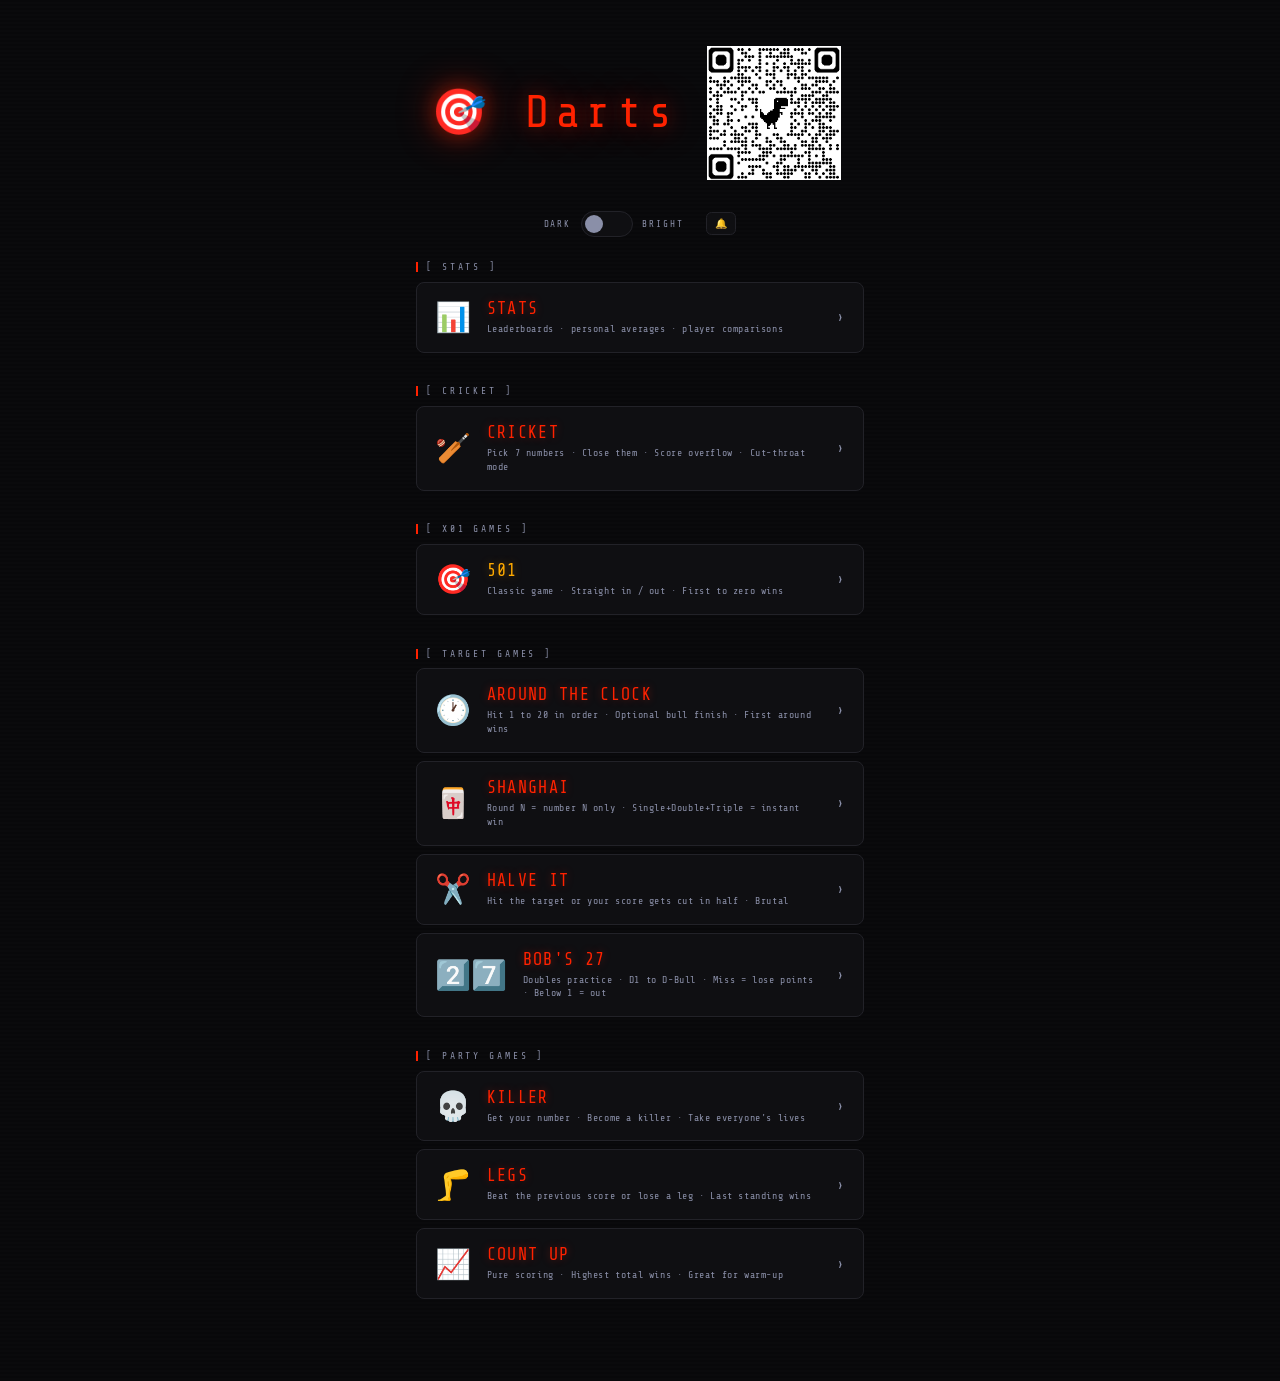
<file: index.html>
<!DOCTYPE html>
<html lang="en">
<head>
<meta charset="UTF-8">
<meta name="viewport" content="width=device-width, initial-scale=1.0, maximum-scale=1.0, user-scalable=no">

<!-- ── PWA: Page title & theme colour shown in browser chrome ── -->
<title>Darts</title>
<meta name="theme-color" content="#cc2200">

<!-- ── PWA: Makes the app work properly when saved to home screen ── -->
<!-- standalone = hides browser UI (address bar etc.) when launched from icon -->
<meta name="mobile-web-app-capable" content="yes">
<meta name="apple-mobile-web-app-capable" content="yes">
<meta name="apple-mobile-web-app-status-bar-style" content="black-translucent">
<meta name="apple-mobile-web-app-title" content="Darts">

<!-- ── PWA: Apple touch icon (shown on iOS home screen) ── -->
<link rel="apple-touch-icon" href="icon-192.png">

<!-- ── PWA: Manifest links the browser to all your PWA metadata ── -->
<link rel="manifest" href="manifest.json">

<link rel="stylesheet" href="common.css">
<style>
/* ── Hub-specific layout ── */
.hub-wrap {
  display: flex;
  flex-direction: column;
  min-height: 100vh;
  padding: 0 1rem 3rem;
  max-width: 480px;
  margin: 0 auto;
}

.hub-hero {
  text-align: center;
  padding: 2.4rem 0 0.4rem;
}
.hub-hero h1 {
  font-size: 2.8rem;
  font-weight: 400;
  color: var(--led-red);
  text-shadow: 0 0 20px var(--led-red-glow), 0 0 40px var(--led-red-glow);
  letter-spacing: 0.15em;
  line-height: 1;
}
.hub-hero .sub {
  color: var(--text-dim);
  font-size: 0.65rem;
  letter-spacing: 0.35em;
  margin-top: 0.4rem;
}

.hub-section { margin-bottom: 1.6rem; }
.hub-section-lbl {
  font-size: 0.6rem;
  letter-spacing: 0.3em;
  color: var(--text-dim);
  text-transform: uppercase;
  margin-bottom: 0.6rem;
  border-left: 2px solid var(--led-red);
  padding-left: 0.5rem;
}

/* ── Game cards ── */
.game-card {
  background: var(--panel);
  border: 1px solid var(--border);
  border-radius: 0.5rem;
  padding: 1rem 1.1rem;
  margin-bottom: 0.5rem;
  cursor: pointer;
  display: flex;
  align-items: center;
  gap: 1rem;
  text-decoration: none;
  color: inherit;
  transition: all 0.12s;
  position: relative;
  overflow: hidden;
}
.game-card::before {
  content: '';
  position: absolute;
  left: 0; top: 0; bottom: 0;
  width: 3px;
  background: var(--led-red);
  box-shadow: 0 0 8px var(--led-red-glow);
  opacity: 0;
  transition: opacity 0.12s;
}
.game-card:active { transform: scale(0.98); }
.game-card:active::before { opacity: 1; }
.game-card.amber::before { background: var(--led-amber); box-shadow: 0 0 8px rgba(255,170,0,0.4); }

.card-icon { font-size: 1.8rem; flex-shrink: 0; }
.card-body { flex: 1; min-width: 0; }
.card-title {
  font-size: 1.05rem;
  color: var(--led-red);
  text-shadow: 0 0 8px var(--led-red-glow);
  letter-spacing: 0.08em;
}
.game-card.amber .card-title { color: var(--led-amber); text-shadow: 0 0 8px rgba(255,170,0,0.35); }
.card-desc { font-size: 0.62rem; color: var(--text-dim); letter-spacing: 0.06em; margin-top: 0.25rem; line-height: 1.4; }
.card-arrow { color: var(--text-dim); font-size: 1rem; flex-shrink: 0; }

/* ── Footer ── */
.hub-footer {
  margin-top: auto;
  padding: 1.8rem 0 2rem;
}
.footer-line {
  border: none;
  border-top: 1px solid var(--border);
  margin-bottom: 1.2rem;
}
.footer-content {
  display: flex;
  align-items: center;
  justify-content: flex-end;
  gap: 0.5rem;
}
.footer-by {
  font-size: 0.58rem;
  color: var(--text-dim);
  letter-spacing: 0.2em;
  text-transform: uppercase;
}
.footer-name {
  font-size: 0.72rem;
  color: var(--text-dim);
  letter-spacing: 0.12em;
  text-decoration: none;
  transition: color 0.15s;
}
.footer-name:hover { color: var(--text-bright); }
/* Ko-fi button — uncomment when ready */
.footer-kofi {
  display: inline-flex;
  align-items: center;
  gap: 0.3rem;
  background: var(--panel);
  border: 1px solid var(--border);
  border-radius: 2rem;
  color: var(--text-dim);
  font-family: var(--seg);
  font-size: 0.65rem;
  padding: 0.3rem 0.7rem;
  text-decoration: none;
  letter-spacing: 0.08em;
  transition: all 0.15s;
}
.footer-kofi:hover { border-color: var(--led-amber); color: var(--led-amber); }
</style>

<script src="sfx.js"></script>
<script src="utils.js"></script>
<script src="players.js"></script>
</head>
<body>

<div class="hub-wrap">

  <div class="hub-hero">
    <div class="hub-header-container">
        <h1>🎯 Darts</h1>
        <img src="qr-code.png" alt="GitHub Repository QR Code" class="qr-code">
        </a>
    </div>
    <!-- <div class="sub">POSLI MI 5 EURO</div> -->
  </div>

  <!-- Theme toggle -->
  <div class="theme-bar">
    <span class="theme-lbl">DARK</span>
    <div class="theme-toggle" id="theme-toggle"></div>
    <span class="theme-lbl">BRIGHT</span>
    <button class="theme-btn sound-btn" id="sound-btn" style="margin-left:0.8rem">🔔</button>
  </div>

  <!-- Stats -->
  <div class="hub-section">
    <div class="hub-section-lbl">[ STATS ]</div>

    <a class="game-card" href="stats.html">
      <div class="card-icon">📊</div>
      <div class="card-body">
        <div class="card-title">STATS</div>
        <div class="card-desc">Leaderboards · personal averages · player comparisons</div>
      </div>
      <div class="card-arrow">›</div>
    </a>
  </div>

  <!-- Cricket -->
  <div class="hub-section">
    <div class="hub-section-lbl">[ CRICKET ]</div>

    <a class="game-card" href="games/cricket.html">
      <div class="card-icon">🏏</div>
      <div class="card-body">
        <div class="card-title">CRICKET</div>
        <div class="card-desc">Pick 7 numbers · Close them · Score overflow · Cut-throat mode</div>
      </div>
      <div class="card-arrow">›</div>
    </a>
  </div>

  <!-- X01 -->
  <div class="hub-section">
    <div class="hub-section-lbl">[ X01 GAMES ]</div>
    <a class="game-card amber" href="games/x01.html?start=501">
      <div class="card-icon">🎯</div>
      <div class="card-body">
        <div class="card-title">501</div>
        <div class="card-desc">Classic game · Straight in / out · First to zero wins</div>
      </div>
      <div class="card-arrow">›</div>
    </a>
  </div>

  <!-- Target games -->
  <div class="hub-section">
    <div class="hub-section-lbl">[ TARGET GAMES ]</div>

    <a class="game-card" href="games/clock.html">
      <div class="card-icon">🕐</div>
      <div class="card-body">
        <div class="card-title">AROUND THE CLOCK</div>
        <div class="card-desc">Hit 1 to 20 in order · Optional bull finish · First around wins</div>
      </div>
      <div class="card-arrow">›</div>
    </a>

    <a class="game-card" href="games/shanghai.html">
      <div class="card-icon">🀄</div>
      <div class="card-body">
        <div class="card-title">SHANGHAI</div>
        <div class="card-desc">Round N = number N only · Single+Double+Triple = instant win</div>
      </div>
      <div class="card-arrow">›</div>
    </a>

    <a class="game-card" href="games/halveit.html">
      <div class="card-icon">✂️</div>
      <div class="card-body">
        <div class="card-title">HALVE IT</div>
        <div class="card-desc">Hit the target or your score gets cut in half · Brutal</div>
      </div>
      <div class="card-arrow">›</div>
    </a>

    <a class="game-card" href="games/bobs27.html">
      <div class="card-icon">2️⃣7️⃣</div>
      <div class="card-body">
        <div class="card-title">BOB'S 27</div>
        <div class="card-desc">Doubles practice · D1 to D-Bull · Miss = lose points · Below 1 = out</div>
      </div>
      <div class="card-arrow">›</div>
    </a>
  </div>

  <!-- Party games -->
  <div class="hub-section">
    <div class="hub-section-lbl">[ PARTY GAMES ]</div>

    <a class="game-card" href="games/killer.html">
      <div class="card-icon">💀</div>
      <div class="card-body">
        <div class="card-title">KILLER</div>
        <div class="card-desc">Get your number · Become a killer · Take everyone's lives</div>
      </div>
      <div class="card-arrow">›</div>
    </a>

    <a class="game-card" href="games/legs.html">
      <div class="card-icon">🦵</div>
      <div class="card-body">
        <div class="card-title">LEGS</div>
        <div class="card-desc">Beat the previous score or lose a leg · Last standing wins</div>
      </div>
      <div class="card-arrow">›</div>
    </a>

    <a class="game-card" href="games/countup.html">
      <div class="card-icon">📈</div>
      <div class="card-body">
        <div class="card-title">COUNT UP</div>
        <div class="card-desc">Pure scoring · Highest total wins · Great for warm-up</div>
      </div>
      <div class="card-arrow">›</div>
    </a>
  </div>

<!-- <footer class="hub-footer">
  <div class="footer-line"></div>
  <div class="footer-content">

    <span class="footer-by">by <a class="footer-name" href="https://jucofuco.github.io" target="_blank" rel="noopener">jucofuco</a></span>

    
    <a class="footer-kofi" href="https://ko-fi.com/YOUR_KOFI_NAME" target="_blank" rel="noopener">
      ☕ posli mi 5 euro
    </a>
   

  </div>
</footer> -->

</div>

<!-- ── First-launch device-owner prompt ──────────────────────────────────────
     Hidden by default (no "show" class). JS below adds "show" only if
     showOwnerSetupIfNeeded() (in players.js) decides a prompt is needed:
     no device owner set yet, AND at least one player already exists. -->
<div class="owner-modal-overlay" id="owner-modal-overlay">
  <div class="owner-modal-panel" id="owner-modal-panel"></div>
</div>

<script>
  // ── Existing theme logic (unchanged) ──────────────────────────────────────
  initTheme();
  document.getElementById('theme-toggle').addEventListener('click', () => {
    toggleTheme();
    SFX.hit();
  });

  // ── First-launch device owner prompt ──────────────────────────────────────
  // showOwnerSetupIfNeeded (from players.js) checks on its own whether a
  // prompt is actually needed. If not, it calls our callback immediately
  // and renders nothing inside the panel — so it's safe to always call this.
  const ownerOverlay = document.getElementById('owner-modal-overlay');
  const ownerPanel   = document.getElementById('owner-modal-panel');
  ownerOverlay.classList.add('show');           // reveal the overlay
  showOwnerSetupIfNeeded(ownerPanel, () => {
    ownerOverlay.classList.remove('show');      // hide it once done/skipped
  });

  // ── PWA: Register the service worker ─────────────────────────────────────
  // "serviceWorker" in navigator checks if the browser supports it.
  // Almost all modern browsers do, but this guard prevents crashes on old ones.
  if ('serviceWorker' in navigator) {
    window.addEventListener('load', () => {
      navigator.serviceWorker
        .register('/Darts/service-worker.js')
        .then((reg) => {
          console.log('[PWA] Service worker registered, scope:', reg.scope);
        })
        .catch((err) => {
          console.warn('[PWA] Service worker registration failed:', err);
        });
    });
  }
</script>

<!-- <script data-goatcounter="https://jucofuco.goatcounter.com/count"
        async src="//gc.zgo.at/count.js"></script> -->
</body>
</html>
</file>
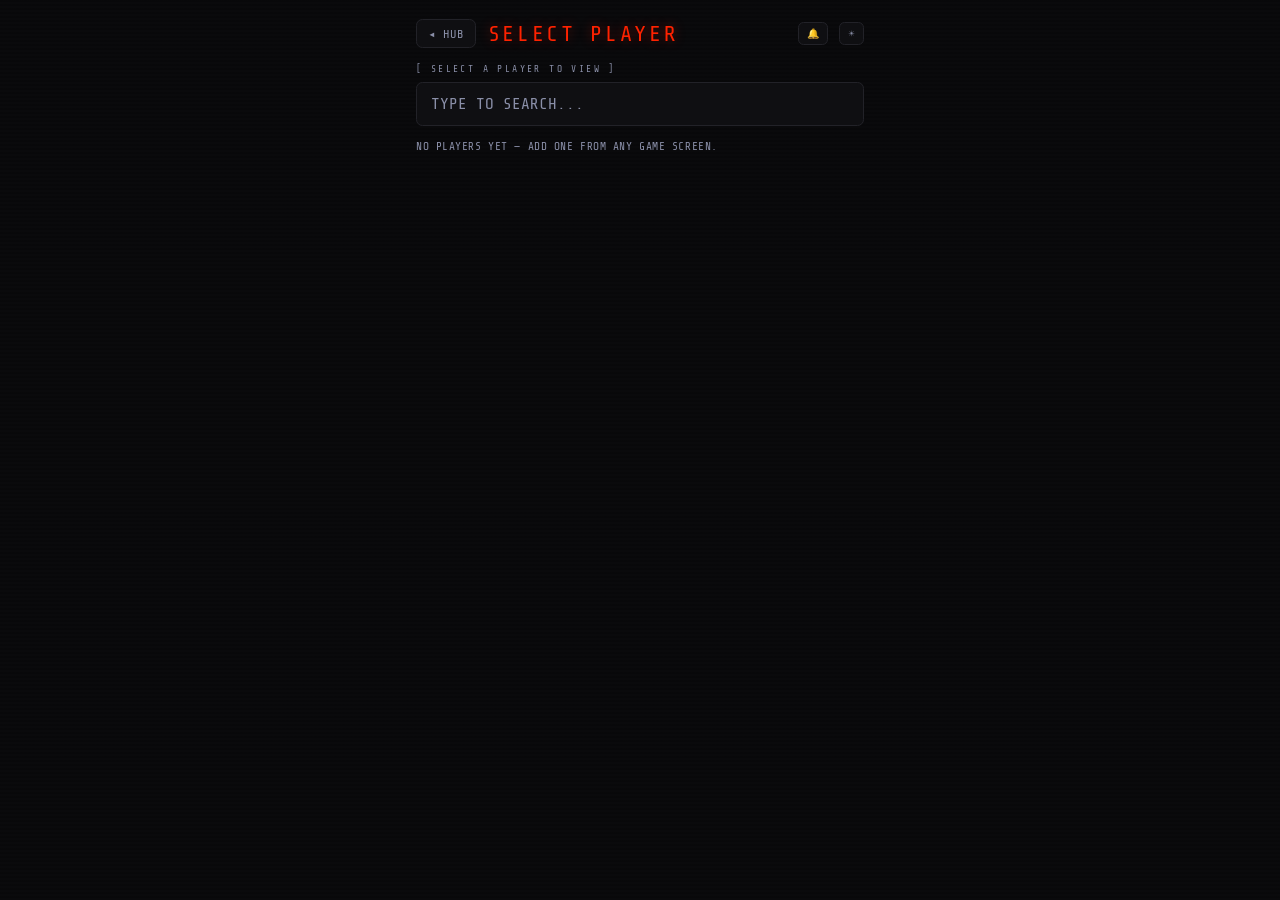
<file: profile.html>
<!DOCTYPE html>
<html lang="en">
<head>
<meta charset="UTF-8">
<meta name="viewport" content="width=device-width, initial-scale=1.0, maximum-scale=1.0, user-scalable=no">
<title>PROFILE · Darts</title>
<link rel="stylesheet" href="common.css">
<style>
/* ═══ PROFILE IDENTITY CARD ═══ */
.profile-card {
  background: var(--panel);
  border: 1px solid var(--border);
  border-radius: 0.5rem;
  padding: 1rem 1.1rem;
}
.profile-card-top {
  display: flex;
  align-items: flex-start;
  justify-content: space-between;
  gap: 0.6rem;
}
.profile-name {
  font-size: 1.3rem;
  color: var(--led-red);
  text-shadow: 0 0 12px var(--led-red-glow);
  letter-spacing: 0.06em;
  word-break: break-word;
}

/* Small button reusing the same look as the top-bar theme button */
.profile-edit-btn {
  background: var(--panel);
  border: 1px solid var(--border);
  border-radius: 0.4rem;
  color: var(--text-dim);
  font-family: var(--seg);
  font-size: 0.65rem;
  padding: 0.45rem 0.65rem;
  cursor: pointer;
  letter-spacing: 0.06em;
  flex-shrink: 0;
  transition: all 0.12s;
}
.profile-edit-btn:active { border-color: var(--led-amber); color: var(--led-amber); }

/* Shown instead of the "set as owner" button when this player already IS
   the device owner — a plain badge, nothing to click. */
.owner-badge {
  display: block;
  text-align: center;
  font-size: 0.66rem;
  letter-spacing: 0.1em;
  color: var(--led-amber);
  text-shadow: 0 0 8px rgba(255,170,0,0.4);
  border: 1px solid var(--led-amber);
  background: var(--led-amber-dim);
  border-radius: 0.4rem;
  padding: 0.55rem 0.8rem;
  margin-top: 0.7rem;
}

/* ═══ GAME HISTORY ROW ═══
   Same look as the "recent games" rows on the My Stats tab of stats.html,
   duplicated here on purpose — every page in this app keeps its own CSS
   rather than sharing extra stylesheets. */
.hist-row {
  background: var(--panel);
  border: 1px solid var(--border);
  border-radius: 0.4rem;
  padding: 0.6rem 0.8rem;
  margin-bottom: 0.45rem;
}
.hist-top { display: flex; align-items: center; gap: 0.5rem; margin-bottom: 0.3rem; }
.hist-result {
  font-size: 0.66rem; font-weight: bold;
  width: 20px; height: 20px; border-radius: 50%;
  display: flex; align-items: center; justify-content: center;
  flex-shrink: 0;
}
.hist-result.win  { background: var(--led-green-dim); color: var(--led-green); box-shadow: 0 0 6px var(--led-green-glow); }
.hist-result.loss { background: var(--led-red-dim);   color: var(--led-red);   box-shadow: 0 0 6px var(--led-red-glow); }
.hist-type { font-size: 0.66rem; color: var(--text-dim); letter-spacing: 0.08em; flex: 1; }
.hist-date { font-size: 0.6rem; color: var(--text-dim); }
.hist-bottom { display: flex; justify-content: space-between; flex-wrap: wrap; gap: 0.3rem; font-size: 0.7rem; }
.hist-opp  { color: var(--text-dim); }
.hist-stat { color: var(--led-amber); }

/* ═══ "PICK A PLAYER" LIST ═══
   Shown when profile.html is opened with no ?pid= in the URL, or a pid
   that no longer exists in the registry. */
.pp-row {
  background: var(--panel);
  border: 1px solid var(--border);
  border-radius: 0.4rem;
  padding: 0.7rem 0.9rem;
  margin-bottom: 0.45rem;
  display: flex;
  align-items: center;
  justify-content: space-between;
  gap: 0.5rem;
  cursor: pointer;
  letter-spacing: 0.05em;
  font-size: 0.85rem;
  transition: all 0.1s;
}
.pp-row:active { border-color: var(--led-red); color: var(--led-red); }
.pp-arrow { color: var(--text-dim); font-size: 1rem; flex-shrink: 0; }

/* ═══ EDIT MODAL ═══
   Mirrors the .owner-modal-overlay / .owner-modal-panel pattern already
   defined in common.css for the first-launch device-owner prompt — same
   full-screen dark scrim + centered panel, just under a different class
   name since it's specific to this page. */
.edit-modal-overlay {
  display: none;
  position: fixed;
  inset: 0;
  background: rgba(5,5,6,0.96);
  z-index: 300;
  align-items: center;
  justify-content: center;
  padding: 1.4rem;
  backdrop-filter: blur(8px);
}
body.theme-bright .edit-modal-overlay { background: rgba(200,196,180,0.96); }
.edit-modal-overlay.show { display: flex; }
.edit-modal-panel {
  background: var(--panel);
  border: 1px solid var(--border);
  border-radius: 0.6rem;
  padding: 1.4rem 1.2rem;
  max-width: 360px;
  width: 100%;
}
.edit-modal-row { margin-bottom: 0.6rem; }
</style>

<script src="sfx.js"></script>
<script src="utils.js"></script>
<script src="players.js"></script>
</head>
<body>

<div class="setup-wrap">

  <!-- ── Top bar: back to hub + page title + theme toggle ── -->
  <div class="setup-top">
    <a class="back-btn" href="index.html">◂ HUB</a>
    <div class="setup-title" style="flex:1" id="profile-title-text">PROFILE</div>
    <button class="theme-btn sound-btn" id="sound-btn">🔔</button>
    <button class="theme-btn" id="theme-btn">☀</button>
  </div>

  <!-- Everything below is rendered by JS, depending on whether a valid
       ?pid= was found in the URL (see renderProfilePage() at the bottom). -->
  <div id="profile-content"></div>

</div>

<!-- ── Edit player modal — hidden until "✎ EDIT" is tapped ── -->
<div class="edit-modal-overlay" id="edit-modal-overlay">
  <div class="edit-modal-panel" id="edit-modal-panel">
    <div class="s-label">[ EDIT PLAYER ]</div>
    <div class="edit-modal-row">
      <input class="led-input" id="edit-name-input" type="text" placeholder="NAME" autocomplete="off">
    </div>
    <div style="display:flex; gap:0.5rem; margin-top:0.4rem">
      <button class="btn-undo" id="edit-cancel-btn" style="flex:1">CANCEL</button>
      <button class="btn-resume" id="edit-save-btn" style="flex:1; margin-top:0; border-color:var(--led-amber); color:var(--led-amber)">SAVE</button>
    </div>
  </div>
</div>

<div id="toast"></div>

<script>
'use strict';

/* ── Theme (same pattern as every other page) ── */
initTheme();

/* ── Small safety helper: escapes player-typed text before it goes into
   innerHTML, so a name like "<b>Bob</b>" can't break the page layout.
   (Duplicated from stats.html on purpose — see note in the CSS above.) ── */
function escapeHtml(str) {
  const div = document.createElement('div');
  div.textContent = str == null ? '' : String(str);
  return div.innerHTML;
}

/* ══════════════════════════════════════
   READ ?pid= FROM THE URL
   Pages link here as profile.html?pid=pid_3 (see stats.html's
   leaderboard rows). If it's missing or stale, we fall back to the
   "pick a player" list instead of crashing.
══════════════════════════════════════ */
function getPidFromUrl() {
  return new URLSearchParams(window.location.search).get('pid');
}

/* ══════════════════════════════════════
   GAME HISTORY ROW HELPERS
   (Same logic as the My Stats tab in stats.html, duplicated here.)
══════════════════════════════════════ */
function statRowText(game, pid) {
  const r = game.results[pid];
  if (!r) return '';
  if (game.gameType === 'cricket') {
    return `${r.marks || 0} MARKS / ${r.rounds || 0} RDS · ${r.mpr != null ? r.mpr : 0} MPR`;
  }
  // x01 result field names per players.js's logGame() doc comment
  return `${r.pointsScored || 0} PTS / ${r.dartsThrown || 0} DARTS · ${r.ppd != null ? r.ppd : 0} PPD`;
}

function variantLabel(game) {
  const type = game.gameType === 'cricket' ? 'CRICKET' : 'X01';
  return `${type} · ${String(game.variant).toUpperCase()}`;
}

function opponentNames(game, viewerPid) {
  const names = game.players.filter(p => p.pid !== viewerPid).map(p => p.name);
  return names.length ? names.join(', ') : '—';
}

function renderHistRow(game, viewerPid) {
  const won = game.winner === viewerPid;
  const dateStr = new Date(game.date).toLocaleDateString(undefined, { month: 'short', day: 'numeric', year: 'numeric' });
  return `
    <div class="hist-row">
      <div class="hist-top">
        <span class="hist-result ${won ? 'win' : 'loss'}">${won ? 'W' : 'L'}</span>
        <span class="hist-type">${variantLabel(game)}</span>
        <span class="hist-date">${dateStr}</span>
      </div>
      <div class="hist-bottom">
        <span class="hist-opp">vs ${escapeHtml(opponentNames(game, viewerPid))}</span>
        <span class="hist-stat">${statRowText(game, viewerPid)}</span>
      </div>
    </div>`;
}

/* ══════════════════════════════════════
   "PICK A PLAYER" LIST
   Rendered when there's no valid pid in the URL.
══════════════════════════════════════ */
function renderPlayerPicker() {
  document.getElementById('profile-title-text').textContent = 'SELECT PLAYER';

  const playersObj = getPlayers();
  const allPlayers = Object.values(playersObj);

  document.getElementById('profile-content').innerHTML = `
    <div class="s-section">
      <span class="s-label">[ SELECT A PLAYER TO VIEW ]</span>
      <input
        class="led-input"
        id="pp-search"
        type="text"
        placeholder="TYPE TO SEARCH..."
        autocomplete="off"
        autocorrect="off"
        autocapitalize="off"
        spellcheck="false"
        style="margin-bottom:0.8rem"
      >
      <div id="pp-list"></div>
    </div>
  `;

  const listEl = document.getElementById('pp-list');

  // query → lowercase search string, or '' for no filter
  function renderList(query) {
    if (allPlayers.length === 0) {
      listEl.innerHTML = '<div class="row2-hint">NO PLAYERS YET — ADD ONE FROM ANY GAME SCREEN.</div>';
      return;
    }

    const q = query.trim().toLowerCase();
    const filtered = allPlayers
      .filter(p => !q || displayName(p, playersObj).toLowerCase().includes(q) || p.name.toLowerCase().includes(q))
      .sort((a, b) => a.name.localeCompare(b.name));

    if (filtered.length === 0) {
      listEl.innerHTML = '<div class="row2-hint">NO PLAYERS MATCH THAT SEARCH.</div>';
      return;
    }

    listEl.innerHTML = '';
    filtered.forEach(p => {
      const row = document.createElement('div');
      row.className = 'pp-row';
      row.innerHTML = `<span>${escapeHtml(displayName(p, playersObj))}</span><span class="pp-arrow">›</span>`;
      // Clicking a row just reloads this same page with that player's pid —
      // keeps the "pid lives in the URL" pattern consistent everywhere.
      row.addEventListener('click', () => {
        window.location.href = `profile.html?pid=${encodeURIComponent(p.pid)}`;
      });
      listEl.appendChild(row);
    });
  }

  renderList('');
  document.getElementById('pp-search').addEventListener('input', e => renderList(e.target.value));
}

/* ══════════════════════════════════════
   MAIN PROFILE VIEW
   Rendered when the URL's pid matches a real player.
══════════════════════════════════════ */
function renderProfile(pid) {
  document.getElementById('profile-title-text').textContent = 'PROFILE';

  const playersObj = getPlayers();
  const player = playersObj[pid];

  // All games this player took part in, newest first.
  const games = getGames()
    .filter(g => g.players.some(p => p.pid === pid))
    .sort((a, b) => new Date(b.date) - new Date(a.date));

  const winCount  = games.filter(g => g.winner === pid).length;
  const lossCount = games.length - winCount;
  const winPct    = games.length > 0 ? Math.round((winCount / games.length) * 100) + '%' : '—';

  const isOwner = pid === getDeviceOwnerPid();

  document.getElementById('profile-content').innerHTML = `
    <div class="profile-card">
      <div class="profile-card-top">
        <div>
          <div class="profile-name">${escapeHtml(player.name)}</div>
        </div>
        <div style="display:flex;gap:0.4rem;flex-shrink:0">
          <button class="profile-edit-btn" id="profile-edit-btn">✎ EDIT</button>
          <button class="profile-edit-btn" id="profile-delete-btn" style="color:var(--led-red)">DELETE</button>
        </div>
      </div>

      <div class="row2-hint" style="margin:0.5rem 0 0">${games.length} GAMES · ${winCount}W-${lossCount}L (${winPct})</div>

      ${isOwner
        ? `<div class="owner-badge">★ DEVICE OWNER</div>`
        : `<button class="btn-resume" id="profile-set-owner-btn">SET AS DEVICE OWNER</button>`}
    </div>

    <div class="s-section" style="margin-top:1.4rem">
      <span class="s-label">[ GAME HISTORY ]</span>
      <div id="profile-history">
        ${games.length === 0
          ? '<div class="row2-hint">NO GAMES LOGGED YET.</div>'
          : games.map(g => renderHistRow(g, pid)).join('')}
      </div>
    </div>
  `;

  // ── Wire up the buttons we just rendered ──
  document.getElementById('profile-edit-btn').addEventListener('click', () => openEditModal(pid));
  document.getElementById('profile-delete-btn').addEventListener('click', () => {
    if (!confirm(`Delete ${player.name}? Past games are kept, but this player will no longer appear in lists or stats.`)) return;
    deletePlayer(pid);
    window.location.href = 'profile.html';
  });

  const setOwnerBtn = document.getElementById('profile-set-owner-btn');
  if (setOwnerBtn) {
    setOwnerBtn.addEventListener('click', () => {
      setDeviceOwnerPid(pid);
      toast('DEVICE OWNER SET');
      SFX.hit();
      renderProfilePage(); // re-render so the button flips into the badge
    });
  }
}

/* ══════════════════════════════════════
   EDIT MODAL
══════════════════════════════════════ */
let editingPid = null; // which player the open modal is currently editing

function openEditModal(pid) {
  editingPid = pid;
  const player = getPlayers()[pid];
  document.getElementById('edit-name-input').value = player.name;
  document.getElementById('edit-modal-overlay').classList.add('show');
  document.getElementById('edit-name-input').focus();
}

function closeEditModal() {
  document.getElementById('edit-modal-overlay').classList.remove('show');
  editingPid = null;
}

function saveEdit() {
  const name = document.getElementById('edit-name-input').value.trim();

  // Same validation rules as the "add new player" form in players.js.
  // excludePid is this player's own pid, so saving with their unchanged
  // name doesn't falsely flag as "taken".
  if (!name) { toast('ENTER A NAME'); return; }
  if (isNameTaken(name, editingPid)) { toast('NAME ALREADY TAKEN'); return; }

  updatePlayer(editingPid, { name });
  toast('PLAYER UPDATED');
  SFX.hit();
  closeEditModal();
  renderProfilePage(); // refresh the name now shown on screen
}

/* ══════════════════════════════════════
   TOP-LEVEL: decide picker vs profile view
══════════════════════════════════════ */
function renderProfilePage() {
  const pid = getPidFromUrl();
  const playersObj = getPlayers();

  if (pid && playersObj[pid]) {
    renderProfile(pid);
  } else {
    renderPlayerPicker();
  }
}

/* ══════════════════════════════════════
   BOOT
══════════════════════════════════════ */
document.addEventListener('DOMContentLoaded', () => {
  document.getElementById('theme-btn').addEventListener('click', () => {
    toggleTheme();
    SFX.hit();
  });

  document.getElementById('edit-cancel-btn').addEventListener('click', closeEditModal);
  document.getElementById('edit-save-btn').addEventListener('click', saveEdit);

  // Tapping the dark scrim outside the panel also closes the modal —
  // tapping the panel itself does not (e.target check below).
  document.getElementById('edit-modal-overlay').addEventListener('click', e => {
    if (e.target.id === 'edit-modal-overlay') closeEditModal();
  });

  renderProfilePage();
});
</script>

</body>
</html>
</file>
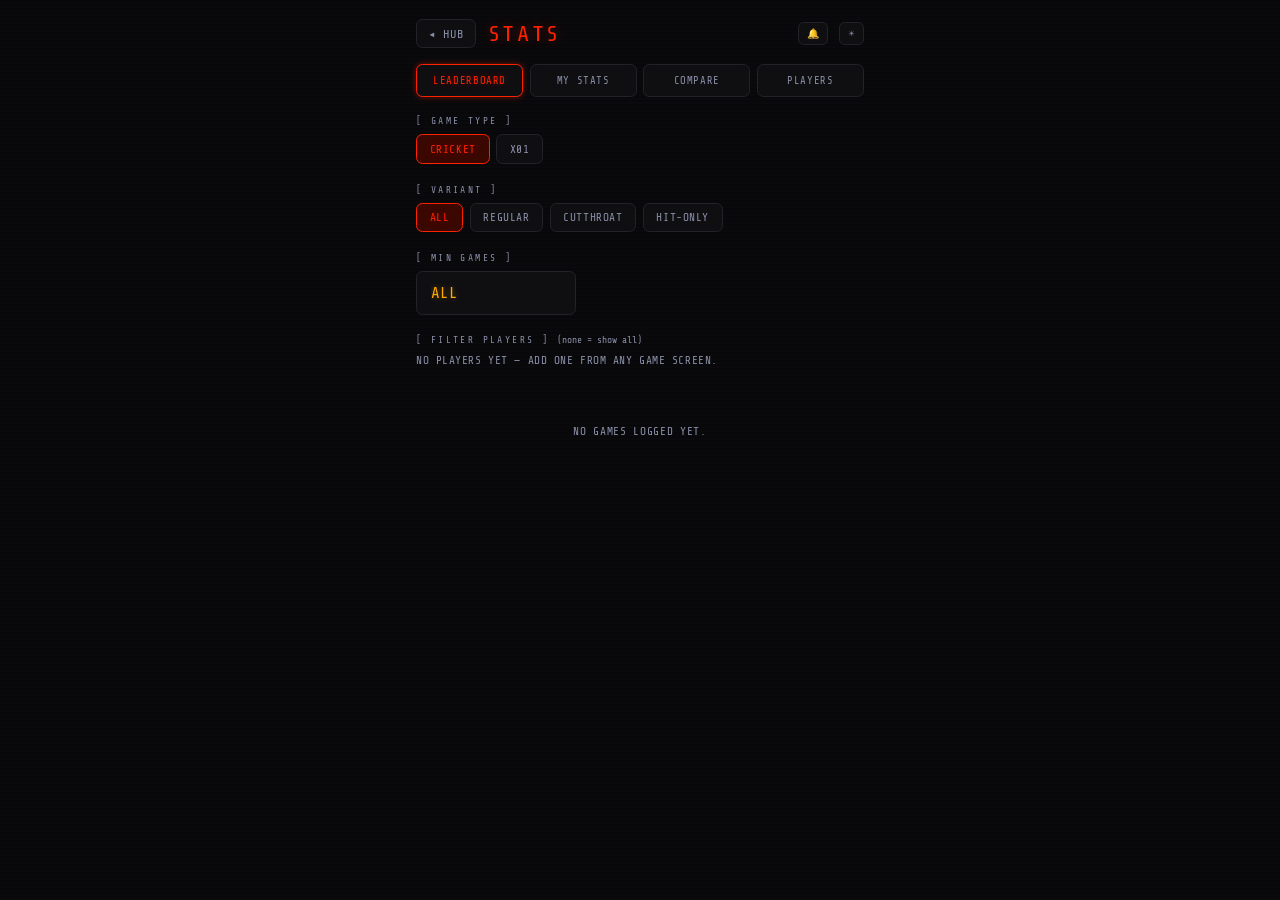
<file: stats.html>
<!DOCTYPE html>
<html lang="en">
<head>
<meta charset="UTF-8">
<meta name="viewport" content="width=device-width, initial-scale=1.0, maximum-scale=1.0, user-scalable=no">
<title>STATS · Darts</title>
<link rel="stylesheet" href="common.css">
<style>
/* ═══ TAB STRIP (LEADERBOARD / MY STATS / COMPARE) ═══ */
.tab-row { display: flex; gap: 0.4rem; margin-bottom: 1.2rem; }
.tab-btn {
  flex: 1;
  text-align: center;
  padding: 0.6rem 0.3rem;
  font-family: var(--seg);
  font-size: 0.66rem;
  letter-spacing: 0.06em;
  background: var(--panel);
  border: 1px solid var(--border);
  border-radius: 0.4rem;
  color: var(--text-dim);
  cursor: pointer;
  transition: all 0.12s;
}
.tab-btn.on {
  border-color: var(--led-red);
  color: var(--led-red);
  box-shadow: 0 0 6px var(--led-red-glow);
  text-shadow: 0 0 8px var(--led-red-glow);
}

/* ═══ "AUTO WIDTH" CHIP — .chip in common.css is a fixed 50x50 square
   meant for single digits. We reuse the same look for text labels
   (player names, variant names) by overriding the box to hug its text
   instead. Scoped to this page only via the .chip-auto class. ═══ */
.chip-auto {
  width: auto;
  height: auto;
  padding: 0.45rem 0.8rem;
  font-size: 0.7rem;
  letter-spacing: 0.05em;
  border-radius: 0.4rem;
}

/* ═══ GAME HISTORY ROW (used in the My Stats recent-games list) ═══ */
.hist-row {
  background: var(--panel);
  border: 1px solid var(--border);
  border-radius: 0.4rem;
  padding: 0.6rem 0.8rem;
  margin-bottom: 0.45rem;
}
.hist-top { display: flex; align-items: center; gap: 0.5rem; margin-bottom: 0.3rem; }
.hist-result {
  font-size: 0.66rem; font-weight: bold;
  width: 20px; height: 20px; border-radius: 50%;
  display: flex; align-items: center; justify-content: center;
  flex-shrink: 0;
}
.hist-result.win  { background: var(--led-green-dim); color: var(--led-green); box-shadow: 0 0 6px var(--led-green-glow); }
.hist-result.loss { background: var(--led-red-dim);   color: var(--led-red);   box-shadow: 0 0 6px var(--led-red-glow); }
.hist-type { font-size: 0.66rem; color: var(--text-dim); letter-spacing: 0.08em; flex: 1; }
.hist-date { font-size: 0.6rem; color: var(--text-dim); }
.hist-bottom { display: flex; justify-content: space-between; flex-wrap: wrap; gap: 0.3rem; font-size: 0.7rem; }
.hist-opp  { color: var(--text-dim); }
.hist-stat { color: var(--led-amber); }

.lb-empty-msg {
  text-align: center;
  color: var(--text-dim);
  font-size: 0.7rem;
  letter-spacing: 0.06em;
  padding: 2rem 1rem;
  line-height: 1.6;
}
</style>

<script src="sfx.js"></script>
<script src="utils.js"></script>
<script src="players.js"></script>
</head>
<body>

<div class="setup-wrap">

  <!-- ── Top bar: back to hub + page title + theme toggle ── -->
  <div class="setup-top">
    <a class="back-btn" href="index.html">◂ HUB</a>
    <div class="setup-title" style="flex:1">STATS</div>
    <button class="theme-btn sound-btn" id="sound-btn">🔔</button>
    <button class="theme-btn" id="theme-btn">☀</button>
  </div>

  <!-- ── Tab strip ── -->
  <div class="tab-row">
    <div class="tab-btn on" id="tabbtn-leaderboard">LEADERBOARD</div>
    <div class="tab-btn" id="tabbtn-mystats">MY STATS</div>
    <div class="tab-btn" id="tabbtn-compare">COMPARE</div>
    <div class="tab-btn" id="tabbtn-players">PLAYERS</div>
  </div>

  <!-- ══════════════════════════════════════
       TAB 1: LEADERBOARD
  ══════════════════════════════════════ -->
  <div id="tab-leaderboard">

    <div class="s-section">
      <span class="s-label">[ GAME TYPE ]</span>
      <div class="chip-row" id="lb-gametype-pills">
        <div class="chip chip-auto on" data-type="cricket">CRICKET</div>
        <div class="chip chip-auto" data-type="x01">X01</div>
      </div>
    </div>

    <div class="s-section">
      <span class="s-label">[ VARIANT ]</span>
      <div class="chip-row" id="lb-variant-pills"></div>
    </div>

    <div class="s-section">
      <span class="s-label">[ MIN GAMES ]</span>
      <select class="led-input" id="lb-min-games" style="max-width:160px">
        <option value="0">ALL</option>
        <option value="1">1+</option>
        <option value="5">5+</option>
        <option value="10">10+</option>
        <option value="20">20+</option>
        <option value="50">50+</option>
      </select>
    </div>

    <div class="s-section">
      <span class="s-label">[ FILTER PLAYERS ] <span style="color:var(--text-dim);text-transform:none;letter-spacing:0">(none = show all)</span></span>
      <div class="chip-row" id="lb-player-pills"></div>
    </div>

    <div id="lb-table-wrap"></div>
    <div class="lb-empty-msg" id="lb-empty" style="display:none"></div>

  </div>

  <!-- ══════════════════════════════════════
       TAB 2: MY STATS
  ══════════════════════════════════════ -->
  <div id="tab-mystats" style="display:none">
    <div id="mystats-content"></div>
  </div>

  <!-- ══════════════════════════════════════
       TAB 4: PLAYERS (rename / delete)
       Renaming updates logged-game names too (players.js); deleting
       keeps logged games but removes the player from every list.
  ══════════════════════════════════════ -->
  <div id="tab-players" style="display:none">
    <div class="s-section">
      <span class="s-label">[ PLAYERS — RENAME / DELETE ]</span>
      <div class="row2-hint" style="margin-bottom:0.8rem">RENAME CHANGES THE NAME IN PAST GAMES TOO. DELETE KEEPS PAST GAMES BUT REMOVES THE PLAYER FROM LISTS. A PAUSED GAME KEEPS THE OLD NAME UNTIL IT ENDS.</div>
      <div id="players-admin-list"></div>
    </div>
  </div>

  <!-- ══════════════════════════════════════
       TAB 3: COMPARE
  ══════════════════════════════════════ -->
  <div id="tab-compare" style="display:none">
    <div class="s-section">
      <span class="s-label">[ SELECT 2+ PLAYERS ]</span>
      <div class="chip-row" id="cmp-player-pills"></div>
    </div>
    <div id="cmp-result"></div>
  </div>

</div>

<div id="toast"></div>

<script>
'use strict';

/* ── Theme (same pattern as every other page) ── */
initTheme();
document.addEventListener('DOMContentLoaded', () => {
  document.getElementById('theme-btn').addEventListener('click', () => {
    toggleTheme();
    SFX.hit();
  });
});

/* ── Small safety helper: escapes player-typed text before it goes into
   innerHTML, so a name like "<b>Bob</b>" can't break the page layout. ── */
function escapeHtml(str) {
  const div = document.createElement('div');
  div.textContent = str == null ? '' : String(str);
  return div.innerHTML;
}

/* ══════════════════════════════════════
   TAB SWITCHING
══════════════════════════════════════ */
const TABS = ['leaderboard', 'mystats', 'compare', 'players'];

function switchTab(name) {
  TABS.forEach(t => {
    document.getElementById('tab-' + t).style.display = (t === name) ? 'block' : 'none';
    document.getElementById('tabbtn-' + t).classList.toggle('on', t === name);
  });
  if (name === 'mystats') renderMyStats();
  if (name === 'compare') { renderComparePills(); renderCompareResult(); }
  if (name === 'players') renderPlayersAdmin();
}

/* ══════════════════════════════════════
   SHARED: build a row of player-name chips
   containerId  → element to render into
   selectedSet  → a Set of pids currently toggled "on"
   onToggle     → called after every click (re-render whatever depends on it)
══════════════════════════════════════ */
function renderPlayerPills(containerId, selectedSet, onToggle) {
  const playersObj = getPlayers();
  const wrap = document.getElementById(containerId);
  wrap.innerHTML = '';

  const list = Object.values(playersObj).sort((a, b) => a.name.localeCompare(b.name));

  if (list.length === 0) {
    wrap.innerHTML = '<div class="row2-hint">NO PLAYERS YET — ADD ONE FROM ANY GAME SCREEN.</div>';
    return;
  }

  list.forEach(p => {
    const chip = document.createElement('div');
    chip.className = 'chip chip-auto' + (selectedSet.has(p.pid) ? ' on' : '');
    chip.textContent = displayName(p, playersObj);
    chip.addEventListener('click', () => {
      if (selectedSet.has(p.pid)) selectedSet.delete(p.pid);
      else selectedSet.add(p.pid);
      onToggle();
    });
    wrap.appendChild(chip);
  });
}

/* ══════════════════════════════════════
   SHARED: render one row of a game-history list
   (used by the My Stats recent-games section)
══════════════════════════════════════ */
function statRowText(game, pid) {
  const r = game.results[pid];
  if (!r) return '';
  if (game.gameType === 'cricket') {
    return `${r.marks || 0} MARKS / ${r.rounds || 0} RDS · ${r.mpr != null ? r.mpr : 0} MPR`;
  }
  // x01 result field names per players.js's logGame() doc comment
  return `${r.pointsScored || 0} PTS / ${r.dartsThrown || 0} DARTS · ${r.ppd != null ? r.ppd : 0} PPD`;
}

function variantLabel(game) {
  const type = game.gameType === 'cricket' ? 'CRICKET' : 'X01';
  return `${type} · ${String(game.variant).toUpperCase()}`;
}

function opponentNames(game, viewerPid) {
  const names = game.players.filter(p => p.pid !== viewerPid).map(p => p.name);
  return names.length ? names.join(', ') : '—';
}

function renderHistRow(game, viewerPid) {
  const won = game.winner === viewerPid;
  const dateStr = new Date(game.date).toLocaleDateString(undefined, { month: 'short', day: 'numeric', year: 'numeric' });
  return `
    <div class="hist-row">
      <div class="hist-top">
        <span class="hist-result ${won ? 'win' : 'loss'}">${won ? 'W' : 'L'}</span>
        <span class="hist-type">${variantLabel(game)}</span>
        <span class="hist-date">${dateStr}</span>
      </div>
      <div class="hist-bottom">
        <span class="hist-opp">vs ${escapeHtml(opponentNames(game, viewerPid))}</span>
        <span class="hist-stat">${statRowText(game, viewerPid)}</span>
      </div>
    </div>`;
}

/* ══════════════════════════════════════
   TAB 1: LEADERBOARD
══════════════════════════════════════ */
let lbGameType = 'cricket';
let lbVariant  = 'all';
let lbSelectedPids = new Set();

// Cricket's variants are known and live today, so we hardcode them.
const CRICKET_VARIANTS = [
  { key: 'all',       label: 'ALL' },
  { key: 'regular',   label: 'REGULAR' },
  { key: 'cutthroat', label: 'CUTTHROAT' },
  { key: 'hit-only',  label: 'HIT-ONLY' },
];

// x01.html doesn't log games yet, so instead of guessing a future variant
// naming scheme, we just read whatever variant strings actually show up
// in darts_games for gameType 'x01'. Today this list will be empty.
function getX01VariantChips() {
  const seen = new Set(getGames().filter(g => g.gameType === 'x01').map(g => g.variant));
  const chips = [{ key: 'all', label: 'ALL' }];
  seen.forEach(v => chips.push({ key: v, label: String(v).toUpperCase() }));
  return chips;
}

function renderVariantChips() {
  const variants = lbGameType === 'cricket' ? CRICKET_VARIANTS : getX01VariantChips();

  // If the variant we had selected no longer applies (e.g. switched game type), reset it.
  if (!variants.some(v => v.key === lbVariant)) lbVariant = 'all';

  const wrap = document.getElementById('lb-variant-pills');
  wrap.innerHTML = '';
  variants.forEach(v => {
    const chip = document.createElement('div');
    chip.className = 'chip chip-auto' + (v.key === lbVariant ? ' on' : '');
    chip.textContent = v.label;
    chip.addEventListener('click', () => {
      lbVariant = v.key;
      renderVariantChips();
      renderLeaderboardTable();
    });
    wrap.appendChild(chip);
  });
}

// Counts games + wins for one player under the current game type / variant filter.
function countGamesAndWins(pid, gameType, variant) {
  let games = 0;
  let wins  = 0;
  getGames().forEach(g => {
    if (g.gameType !== gameType) return;
    if (variant !== 'all' && g.variant !== variant) return;
    const r = g.results[pid];
    if (!r) return;
    games++;
    if (g.winner === pid) wins++;
  });
  return { games, wins };
}

function computeLeaderboardRows(gameType, variant, minGames, selectedPids) {
  const playersObj = getPlayers();
  const rows = [];

  Object.values(playersObj).forEach(p => {
    if (selectedPids.size > 0 && !selectedPids.has(p.pid)) return; // player-filter chips active and this one isn't picked

    const { games, wins } = countGamesAndWins(p.pid, gameType, variant);
    if (games < minGames) return;

    const metric = gameType === 'cricket'
      ? getCareerMPR(p.pid, variant === 'all' ? null : variant)
      : getCareerPPD(p.pid, variant === 'all' ? null : variant);

    rows.push({ pid: p.pid, name: displayName(p, playersObj), metric, games, wins });
  });

  // Highest metric first; players with no data (null) sink to the bottom; ties broken alphabetically.
  rows.sort((a, b) => {
    if (a.metric === null && b.metric === null) return a.name.localeCompare(b.name);
    if (a.metric === null) return 1;
    if (b.metric === null) return -1;
    if (b.metric !== a.metric) return b.metric - a.metric;
    return a.name.localeCompare(b.name);
  });

  return rows;
}

function renderLeaderboardTable() {
  const totalOfType = getGames().filter(g => g.gameType === lbGameType).length;
  const tableWrap = document.getElementById('lb-table-wrap');
  const emptyWrap = document.getElementById('lb-empty');

  // No games of this type logged at all yet — show a clean empty state
  // instead of a table full of dashes. This is what currently happens
  // for X01 until x01.html starts calling logGame().
  if (totalOfType === 0) {
    tableWrap.style.display = 'none';
    emptyWrap.style.display = 'block';
    emptyWrap.textContent = lbGameType === 'x01'
      ? '🎯 NO X01 GAMES LOGGED YET — x01.html doesn\'t track stats yet. Check back once it does.'
      : 'NO GAMES LOGGED YET.';
    return;
  }
  emptyWrap.style.display = 'none';
  tableWrap.style.display = 'block';

  const minGames = +document.getElementById('lb-min-games').value;
  const rows = computeLeaderboardRows(lbGameType, lbVariant, minGames, lbSelectedPids);
  const metricLabel = lbGameType === 'cricket' ? 'MPR' : 'PPD';

  let html = `<div style="overflow-x:auto"><table class="score-table"><thead><tr>
    <th>#</th><th>PLAYER</th><th>${metricLabel}</th><th>HIGHEST</th><th>GAMES</th><th>WINS</th>
  </tr></thead><tbody>`;

  if (rows.length === 0) {
    html += `<tr><td colspan="6" style="text-align:center;padding:1rem;color:var(--text-dim)">NO PLAYERS MATCH THESE FILTERS</td></tr>`;
  } else {
    rows.forEach((r, i) => {
      const highest = lbGameType === 'cricket' ? getHighestCricketMarks(r.pid) : getHighestX01Visit(r.pid);
      html += `<tr>
        <td style="text-align:center">${i + 1}</td>
        <td><a href="profile.html?pid=${encodeURIComponent(r.pid)}" style="color:inherit;text-decoration:none">${escapeHtml(r.name)}</a></td>
        <td style="text-align:center;color:var(--led-amber)">${r.metric !== null ? r.metric : '—'}</td>
        <td style="text-align:center">${highest !== null ? highest : '—'}</td>
        <td style="text-align:center">${r.games}</td>
        <td style="text-align:center">${r.wins}</td>
      </tr>`;
    });
  }
  html += '</tbody></table></div>';
  tableWrap.innerHTML = html;
}

/* ══════════════════════════════════════
   TAB 2: MY STATS
══════════════════════════════════════ */
function renderMyStats() {
  const container = document.getElementById('mystats-content');
  const ownerPid = getDeviceOwnerPid();

  if (!ownerPid) {
    container.innerHTML = `<div class="s-label">[ WHOSE PHONE IS THIS? ]</div><div id="mystats-owner-pick"></div>`;
    const pickWrap = document.getElementById('mystats-owner-pick');
    // Reuses the exact same first-launch picker already wired up in
    // players.js, instead of building a second version of it.
    showOwnerSetupIfNeeded(pickWrap, () => renderMyStats());
    return;
  }

  const playersObj = getPlayers();
  const owner = playersObj[ownerPid];
  if (!owner) {
    container.innerHTML = `<div class="row2-hint">Device owner profile no longer exists. <a href="profile.html" style="color:var(--led-amber)">Pick a player</a> and set them as owner again.</div>`;
    return;
  }

  const ownerGames = getGames().filter(g => g.players.some(p => p.pid === ownerPid));
  const winCount  = ownerGames.filter(g => g.winner === ownerPid).length;
  const lossCount = ownerGames.length - winCount;
  const winPct    = ownerGames.length > 0 ? Math.round((winCount / ownerGames.length) * 100) + '%' : '—';

  const fmt = v => v !== null ? v : '—';
  const mprAll = getCareerMPR(ownerPid, null);
  const mprReg = getCareerMPR(ownerPid, 'regular');
  const mprCut = getCareerMPR(ownerPid, 'cutthroat');
  const mprHit = getCareerMPR(ownerPid, 'hit-only');
  const ppdAll = getCareerPPD(ownerPid, null);

  const recent = ownerGames.slice().sort((a, b) => new Date(b.date) - new Date(a.date)).slice(0, 10);

  let html = `
    <div style="display:flex;align-items:center;justify-content:space-between;margin-bottom:1rem">
      <div>
        <div class="setup-title" style="font-size:1.3rem">${escapeHtml(displayName(owner, playersObj))}</div>
        <div class="row2-hint">${ownerGames.length} GAMES · ${winCount}W-${lossCount}L (${winPct})</div>
      </div>
      <button class="btn-undo" id="mystats-change-owner" style="width:auto;padding:0.5rem 0.8rem">CHANGE</button>
    </div>

    <div class="s-label">[ CRICKET — CAREER MPR ]</div>
    <div style="overflow-x:auto">
      <table class="score-table" style="margin-bottom:1.2rem">
        <thead><tr><th>ALL</th><th>REGULAR</th><th>CUTTHROAT</th><th>HIT-ONLY</th></tr></thead>
        <tbody><tr>
          <td style="text-align:center;color:var(--led-amber)">${fmt(mprAll)}</td>
          <td style="text-align:center">${fmt(mprReg)}</td>
          <td style="text-align:center">${fmt(mprCut)}</td>
          <td style="text-align:center">${fmt(mprHit)}</td>
        </tr></tbody>
      </table>
    </div>

    <div class="s-label">[ X01 — CAREER PPD ]</div>
    <div class="row2-hint" style="margin-bottom:1.2rem">
      ${ppdAll !== null ? `<span style="color:var(--led-amber);font-size:1.2rem">${ppdAll}</span> PPD` : 'NO X01 GAMES LOGGED YET'}
    </div>

    <div class="s-label">[ HIGHEST SCORES ]</div>
    <div class="row2-hint" style="margin-bottom:1.2rem">
      X01 HIGHEST VISIT (3 DARTS): <span style="color:var(--led-amber)">${fmt(getHighestX01Visit(ownerPid))}</span><br>
      CRICKET HIGHEST MARKS IN ONE ROUND: <span style="color:var(--led-amber)">${fmt(getHighestCricketMarks(ownerPid))}</span><br>
      <span style="font-size:0.6rem">— = NO GAME LOGGED SINCE THIS WAS ADDED; OLD GAMES DID NOT RECORD PER-VISIT SCORES.</span>
    </div>

    <div class="s-label">[ RECENT GAMES ]</div>
    <div id="mystats-recent-list">
      ${recent.length === 0
        ? '<div class="row2-hint">NO GAMES LOGGED YET.</div>'
        : recent.map(g => renderHistRow(g, ownerPid)).join('')}
    </div>
  `;

  container.innerHTML = html;

  document.getElementById('mystats-change-owner').addEventListener('click', () => {
    // setDeviceOwnerPid('') stores an empty string. getDeviceOwnerPid() does
    // `localStorage.getItem(...) || null`, and '' is falsy — so this is
    // read back as "no owner set", which re-opens the picker below.
    setDeviceOwnerPid('');
    renderMyStats();
  });
}

/* ══════════════════════════════════════
   TAB 3: COMPARE
══════════════════════════════════════ */
let cmpSelectedPids = new Set();

function renderComparePills() {
  renderPlayerPills('cmp-player-pills', cmpSelectedPids, () => {
    renderComparePills();
    renderCompareResult();
  });
}

function renderCompareResult() {
  const wrap = document.getElementById('cmp-result');
  const pids = [...cmpSelectedPids];

  if (pids.length < 2) {
    wrap.innerHTML = `<div class="row2-hint" style="margin-top:0.6rem">SELECT AT LEAST 2 PLAYERS ABOVE TO COMPARE.</div>`;
    return;
  }

  const playersObj = getPlayers();
  const statRows = [
    { label: 'CRICKET MPR (ALL)',       fn: pid => getCareerMPR(pid, null) },
    { label: 'CRICKET MPR (REGULAR)',   fn: pid => getCareerMPR(pid, 'regular') },
    { label: 'CRICKET MPR (CUTTHROAT)', fn: pid => getCareerMPR(pid, 'cutthroat') },
    { label: 'CRICKET MPR (HIT-ONLY)',  fn: pid => getCareerMPR(pid, 'hit-only') },
    { label: 'X01 PPD (ALL)',           fn: pid => getCareerPPD(pid, null) },
    { label: 'CRICKET HIGHEST MARKS/RD (CAREER)', fn: pid => getHighestCricketMarks(pid) },
    { label: 'X01 HIGHEST VISIT (CAREER)',        fn: pid => getHighestX01Visit(pid) },
  ];

  let html = '<div style="overflow-x:auto"><table class="score-table"><thead><tr><th></th>';
  pids.forEach(pid => {
    html += `<th>${escapeHtml(displayName(playersObj[pid], playersObj))}</th>`;
  });
  html += '</tr></thead><tbody>';

  statRows.forEach(stat => {
    html += `<tr><td style="text-align:left;color:var(--text-dim);font-size:0.62rem;letter-spacing:0.05em">${stat.label}</td>`;
    pids.forEach(pid => {
      const v = stat.fn(pid);
      html += `<td style="text-align:center;color:var(--led-amber)">${v !== null ? v : '—'}</td>`;
    });
    html += '</tr>';
  });

  // Head-to-head: only count games where every selected player was present together.
  // "Average" here is weighted by the game's own denominator (points/darts
  // for x01, marks/rounds for cricket), not an average of per-game
  // averages, so a long game counts more than a short one. "Highest" is
  // the best single visit / round in those shared games only — not
  // career — and is "—" for old games that did not record it.
  const sharedGames = getGames().filter(g => pids.every(pid => g.players.some(p => p.pid === pid)));
  html += `<tr><td style="text-align:left;color:var(--text-dim);font-size:0.62rem;letter-spacing:0.05em">H2H WINS (${sharedGames.length} SHARED)</td>`;
  pids.forEach(pid => {
    const wins = sharedGames.filter(g => g.winner === pid).length;
    html += `<td style="text-align:center">${wins}</td>`;
  });
  html += '</tr>';
  const h2hRow = (label, fn) => {
    html += `<tr><td style="text-align:left;color:var(--text-dim);font-size:0.62rem;letter-spacing:0.05em">${label}</td>`;
    pids.forEach(pid => { const v = fn(pid); html += `<td style="text-align:center;color:var(--led-amber)">${v !== null ? v : '—'}</td>`; });
    html += '</tr>';
  };
  const h2hX01 = pid => sharedGames.filter(g => g.gameType === 'x01' && g.results[pid]);
  const h2hCric = pid => sharedGames.filter(g => g.gameType === 'cricket' && g.results[pid]);
  h2hRow('H2H X01 AVG PPD', pid => {
    const gs = h2hX01(pid); let pts = 0, d = 0;
    gs.forEach(g => { pts += g.results[pid].pointsScored || 0; d += g.results[pid].dartsThrown || 0; });
    return d > 0 ? +(pts / d).toFixed(2) : null;
  });
  h2hRow('H2H X01 HIGHEST VISIT', pid => {
    let best = null;
    h2hX01(pid).forEach(g => { const v = g.results[pid].highestVisit; if (v != null && (best === null || v > best)) best = v; });
    return best;
  });
  h2hRow('H2H CRICKET AVG MPR', pid => {
    const gs = h2hCric(pid); let m = 0, r = 0;
    gs.forEach(g => { m += g.results[pid].marks || 0; r += g.results[pid].rounds || 0; });
    return r > 0 ? +(m / r).toFixed(2) : null;
  });
  h2hRow('H2H CRICKET HIGHEST MARKS/RD', pid => {
    let best = null;
    h2hCric(pid).forEach(g => { const v = g.results[pid].highestMarksInRound; if (v != null && (best === null || v > best)) best = v; });
    return best;
  });
  html += '</tbody></table></div>';

  wrap.innerHTML = html;
}

/* ══════════════════════════════════════
   TAB 4: PLAYERS ADMIN
══════════════════════════════════════ */
function renderPlayersAdmin() {
  const wrap = document.getElementById('players-admin-list');
  const playersObj = getPlayers();
  const list = Object.values(playersObj).sort((a, b) => a.name.localeCompare(b.name));
  if (!list.length) {
    wrap.innerHTML = '<div class="row2-hint">NO PLAYERS YET — ADD ONE FROM ANY GAME SCREEN.</div>';
    return;
  }
  wrap.innerHTML = '';
  list.forEach(p => {
    const games = getGames().filter(g => g.players.some(pl => pl.pid === p.pid)).length;
    const row = document.createElement('div');
    row.className = 'pa-row';
    const nameEl = document.createElement('a');
    nameEl.className = 'pa-name';
    nameEl.href = `profile.html?pid=${encodeURIComponent(p.pid)}`;
    nameEl.style.color = 'inherit'; nameEl.style.textDecoration = 'none';
    nameEl.textContent = `${displayName(p, playersObj)} (${games} GAMES)`;
    const btns = document.createElement('div');
    btns.className = 'pa-btns';
    const renameBtn = document.createElement('button');
    renameBtn.className = 'pa-btn'; renameBtn.textContent = 'RENAME';
    renameBtn.addEventListener('click', () => {
      // Inline edit (no modal): swap the name for an input + SAVE/CANCEL.
      const input = document.createElement('input');
      input.className = 'led-input'; input.value = p.name; input.style.padding = '0.4rem 0.6rem';
      nameEl.replaceWith(input); input.focus(); input.select();
      const saveBtn = document.createElement('button');
      saveBtn.className = 'pa-btn'; saveBtn.textContent = 'SAVE';
      const cancelBtn = document.createElement('button');
      cancelBtn.className = 'pa-btn'; cancelBtn.textContent = 'CANCEL';
      btns.innerHTML = ''; btns.append(saveBtn, cancelBtn);
      const finish = (save) => {
        if (save) {
          const newName = input.value.trim();
          if (!newName) { toast('ENTER A NAME'); return; }
          if (!renamePlayer(p.pid, newName)) { toast('NAME ALREADY TAKEN'); return; }
          toast('PLAYER RENAMED');
        }
        renderPlayersAdmin();
      };
      saveBtn.addEventListener('click', () => finish(true));
      cancelBtn.addEventListener('click', () => finish(false));
      input.addEventListener('keydown', e => { if (e.key === 'Enter') finish(true); });
    });
    const delBtn = document.createElement('button');
    delBtn.className = 'pa-btn danger'; delBtn.textContent = 'DELETE';
    delBtn.addEventListener('click', () => {
      if (!confirm(`Delete ${p.name}? Past games are kept, but this player will no longer appear in lists or stats.`)) return;
      deletePlayer(p.pid);
      lbSelectedPids.delete(p.pid); cmpSelectedPids.delete(p.pid);
      toast('PLAYER DELETED');
      renderPlayersAdmin();
      renderPlayerPills('lb-player-pills', lbSelectedPids, renderLeaderboardTable);
      renderLeaderboardTable();
      renderComparePills(); renderCompareResult();
    });
    btns.append(renameBtn, delBtn);
    row.append(nameEl, btns);
    wrap.appendChild(row);
  });
}

/* ══════════════════════════════════════
   BOOT
══════════════════════════════════════ */
document.addEventListener('DOMContentLoaded', () => {
  document.getElementById('tabbtn-leaderboard').addEventListener('click', () => switchTab('leaderboard'));
  document.getElementById('tabbtn-mystats').addEventListener('click', () => switchTab('mystats'));
  document.getElementById('tabbtn-compare').addEventListener('click', () => switchTab('compare'));
  document.getElementById('tabbtn-players').addEventListener('click', () => switchTab('players'));

  document.getElementById('lb-gametype-pills').addEventListener('click', e => {
    const c = e.target.closest('.chip'); if (!c) return;
    lbGameType = c.dataset.type;
    document.querySelectorAll('#lb-gametype-pills .chip').forEach(x => x.classList.toggle('on', x === c));
    renderVariantChips();
    renderLeaderboardTable();
  });

  document.getElementById('lb-min-games').addEventListener('change', renderLeaderboardTable);

  renderVariantChips();
  renderPlayerPills('lb-player-pills', lbSelectedPids, renderLeaderboardTable);
  renderLeaderboardTable();
});
</script>

</body>
</html>
</file>
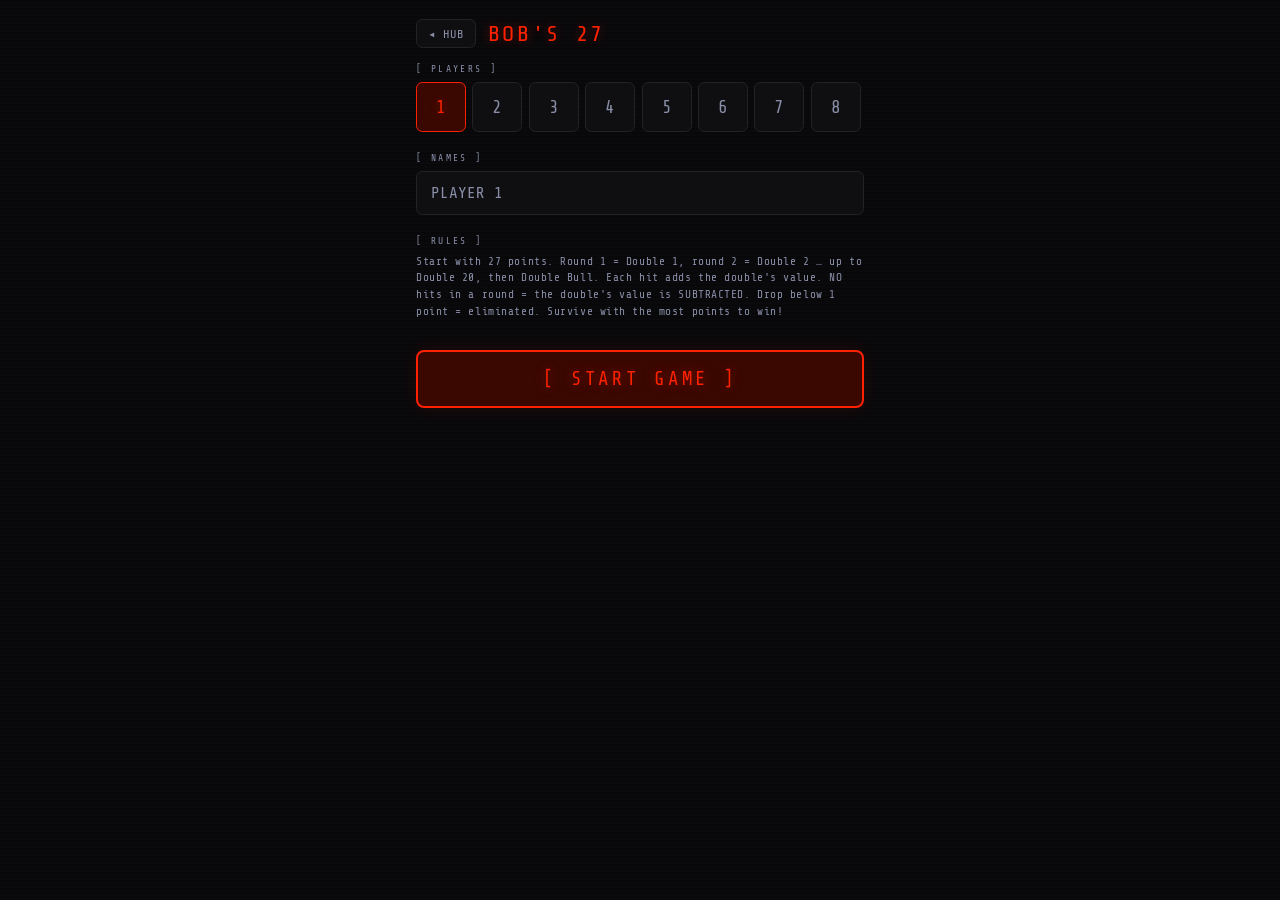
<file: games/bobs27.html>
<!DOCTYPE html>
<html lang="en">
<head>
<meta charset="UTF-8">
<meta name="viewport" content="width=device-width, initial-scale=1.0, maximum-scale=1.0, user-scalable=no">
<title>BOB'S 27 · Darts</title>
<link rel="stylesheet" href="../common.css">
<script src="../sfx.js"></script>
<script src="../utils.js"></script>
<style>
.b27-rows { display: flex; flex-direction: column; }
.b27-row { display: flex; align-items: center; border-bottom: 1px solid var(--border); padding: 0.7rem 0.9rem; gap: 1rem; }
.b27-row.active-row { background: rgba(255,170,0,0.05); }
.b27-row.out-row { opacity: 0.35; }
.b27-pname { flex: 1; font-size: 0.85rem; color: var(--text-dim); letter-spacing: 0.08em; white-space: nowrap; overflow: hidden; text-overflow: ellipsis; }
.b27-row.active-row .b27-pname { color: var(--led-amber); text-shadow: 0 0 6px rgba(255,170,0,0.3); }
.b27-score { font-size: 1.8rem; color: var(--text-bright); min-width: 80px; text-align: right; }
.b27-row.active-row .b27-score { color: var(--led-amber); text-shadow: 0 0 10px rgba(255,170,0,0.3); }
.b27-score.danger-s { color: var(--led-red); text-shadow: 0 0 10px var(--led-red-glow); }
.big-target { text-align: center; padding: 0.2rem 0; }
.big-target .lbl { font-size: 0.52rem; letter-spacing: 0.2em; color: var(--text-dim); }
.big-target .val { font-size: 2.4rem; color: var(--led-green); text-shadow: 0 0 16px var(--led-green-glow); line-height: 1.1; }
.b27-btn-row { display: grid; grid-template-columns: repeat(4, 1fr); gap: 0.35rem; }
.b27-hint { font-size: 0.6rem; color: var(--text-dim); text-align: center; letter-spacing: 0.06em; }
</style>
</head>
<body>

<div id="setup-screen" class="setup-wrap">
  <div class="setup-top">
    <a class="back-btn" href="../index.html">◂ HUB</a>
    <div class="setup-title">BOB'S 27</div>
  </div>

  <div class="s-section">
    <span class="s-label">[ PLAYERS ]</span>
    <div class="chip-row" id="player-chips">
      <div class="chip on" data-n="1">1</div>
      <div class="chip" data-n="2">2</div>
      <div class="chip" data-n="3">3</div>
      <div class="chip" data-n="4">4</div>
      <div class="chip" data-n="5">5</div>
      <div class="chip" data-n="6">6</div>
      <div class="chip" data-n="7">7</div>
      <div class="chip" data-n="8">8</div>
    </div>
  </div>

  <div class="s-section">
    <span class="s-label">[ NAMES ]</span>
    <div id="player-names"></div>
  </div>

  <div class="s-section">
    <span class="s-label">[ RULES ]</span>
    <div class="row2-hint">
      Start with 27 points. Round 1 = Double 1, round 2 = Double 2 … up to Double 20, then Double Bull.
      Each hit adds the double's value. NO hits in a round = the double's value is SUBTRACTED.
      Drop below 1 point = eliminated. Survive with the most points to win!
    </div>
  </div>

  <button class="btn-start" id="start-btn">[ START GAME ]</button>
</div>

<div id="game-screen" class="game-wrap" style="display:none">
  <div class="top-bar">
    <div style="display:flex;align-items:center">
      <span class="game-logo">BOB'S 27</span>
      <span class="r-badge" id="r-badge">D1</span>
    </div>
    <div class="top-btns">
      <button class="theme-btn" id="theme-btn">☀</button>
      <button class="top-btn danger" id="end-btn">END</button>
    </div>
  </div>

  <div class="game-scroll"><div class="b27-rows" id="board"></div></div>

  <div class="input-panel">
    <div class="turn-row">
      <div>
        <div class="turn-lbl">NOW THROWING</div>
        <div class="turn-name" id="turn-name">---</div>
      </div>
      <div class="throw-slots" style="visibility:hidden">
        <div class="tslot"></div>
      </div>
    </div>

    <div class="big-target">
      <div class="lbl">TARGET — HOW MANY DARTS HIT?</div>
      <div class="val" id="cur-target">D1</div>
    </div>

    <div class="b27-hint" id="hint">Hit = +2 · Miss all three = −2</div>

    <div class="b27-btn-row">
      <button class="tbtn miss-btn" id="h0-btn">0 HITS</button>
      <button class="tbtn" id="h1-btn">1</button>
      <button class="tbtn" id="h2-btn">2</button>
      <button class="tbtn bull" id="h3-btn">3</button>
    </div>

    <div class="act-row">
      <button class="btn-undo" id="undo-btn">UNDO</button>
      <button class="btn-next" id="next-btn" style="visibility:hidden">·</button>
    </div>
  </div>
</div>

<div id="win-overlay">
  <div class="win-icon">2️⃣7️⃣</div>
  <div style="text-align:center">
    <div class="win-lbl">WINNER</div>
    <div class="win-name" id="win-name">---</div>
  </div>
  <div class="win-sub" id="win-sub"></div>
  <div class="win-btns">
    <button class="btn-start" id="win-new-btn" style="font-size:1rem;padding:0.8rem">NEW GAME</button>
    <button class="btn-resume" onclick="document.getElementById('win-overlay').classList.remove('show')">VIEW BOARD</button>
  </div>
</div>
<div id="toast"></div>

<script>
'use strict';
initTheme();
document.addEventListener('DOMContentLoaded', () => {
  document.getElementById('theme-btn').addEventListener('click', () => { toggleTheme(); SFX.hit(); });
});

let G = {}, selN = 1;

document.getElementById('player-chips').addEventListener('click', e => {
  const c = e.target.closest('.chip'); if (!c) return;
  selN = +c.dataset.n;
  document.querySelectorAll('#player-chips .chip').forEach(x => x.classList.toggle('on', x === c));
  buildNameInputs('player-names', selN, 'PLAYER');
});

buildNameInputs('player-names', selN, 'PLAYER');

document.getElementById('start-btn').addEventListener('click', () => {
  G = {
    players: getNames('player-names', 'P'),
    scores: {}, eliminated: {},
    currentPlayer: 0, round: 1, undoStack: []   // round = which double (1..21, 21 = bull)
  };
  G.players.forEach(p => { G.scores[p] = 27; G.eliminated[p] = false; });
  document.getElementById('setup-screen').style.display = 'none';
  document.getElementById('game-screen').style.display = 'flex';
  renderAll();
});
  if (window.goatcounter) {
    window.goatcounter.count({
      path:  'game-started-bobs27',
      title: "Bob's 27 game started",
      event: true,
    });
  }


function targetLabel() { return G.round > 20 ? 'D-BULL' : `D${G.round}`; }
function targetValue() { return G.round > 20 ? 50 : G.round * 2; }
function aliveList() { return G.players.filter(p => !G.eliminated[p]); }

function renderAll() {
  const cp = G.players[G.currentPlayer];
  const board = document.getElementById('board');
  board.innerHTML = '';
  G.players.forEach(p => {
    const row = document.createElement('div');
    row.className = `b27-row${p === cp ? ' active-row' : ''}${G.eliminated[p] ? ' out-row' : ''}`;
    row.innerHTML = `
      <div class="b27-pname">${p}${G.eliminated[p] ? ' · OUT' : ''}</div>
      <div class="b27-score${!G.eliminated[p] && G.scores[p] <= targetValue() ? ' danger-s' : ''}">${G.scores[p]}</div>`;
    board.appendChild(row);
  });

  const v = targetValue();
  document.getElementById('turn-name').textContent = cp;
  document.getElementById('cur-target').textContent = targetLabel();
  document.getElementById('r-badge').textContent = targetLabel();
  document.getElementById('hint').textContent = `Each hit = +${v} · Zero hits = −${v}`;
}

// hits = 0..3 darts that hit the target double; records the whole turn at once
function recordTurn(hits) {
  G.undoStack.push({
    scores: JSON.parse(JSON.stringify(G.scores)),
    eliminated: JSON.parse(JSON.stringify(G.eliminated)),
    currentPlayer: G.currentPlayer, round: G.round
  });

  const cp = G.players[G.currentPlayer];
  const v = targetValue();

  if (hits === 0) {
    G.scores[cp] -= v;
    SFX.bust();
    if (G.scores[cp] < 1) {
      G.eliminated[cp] = true;
      toast(`${cp} ELIMINATED!`);
    }
  } else {
    G.scores[cp] += v * hits;
    if (hits === 3) SFX.triple(); else if (hits === 2) SFX.double(); else SFX.hit();
  }

  advance();
}

function advance() {
  const alive = aliveList();

  // Everyone eliminated → last one eliminated... edge: no alive players
  if (alive.length === 0) {
    // Winner = highest score among all
    endGame();
    return;
  }
  if (alive.length === 1 && G.players.length > 1) {
    SFX.checkout();
    renderAll();
    setTimeout(() => showWin(alive[0], `LAST SURVIVOR  ·  ${G.scores[alive[0]]} PTS`, () => location.reload()), 300);
    return;
  }

  // Move to next alive player
  let moved = false;
  let idx = G.currentPlayer;
  for (let i = 0; i < G.players.length; i++) {
    idx = (idx + 1) % G.players.length;
    if (idx === 0) {
      // wrapped — next round
      G.round++;
      if (G.round > 21) { endGame(); return; }
    }
    if (!G.eliminated[G.players[idx]]) { moved = true; break; }
  }
  if (!moved) { endGame(); return; }

  G.currentPlayer = idx;
  SFX.next();
  renderAll();
}

function endGame() {
  let winner = G.players[0], best = -Infinity;
  G.players.forEach(p => {
    if (!G.eliminated[p] && G.scores[p] > best) { best = G.scores[p]; winner = p; }
  });
  if (best === -Infinity) {
    // everyone eliminated — highest score anyway
    G.players.forEach(p => { if (G.scores[p] > best) { best = G.scores[p]; winner = p; } });
  }
  showWin(winner, `${G.scores[winner]} PTS`, () => location.reload());
}

document.getElementById('h0-btn').addEventListener('click', () => recordTurn(0));
document.getElementById('h1-btn').addEventListener('click', () => recordTurn(1));
document.getElementById('h2-btn').addEventListener('click', () => recordTurn(2));
document.getElementById('h3-btn').addEventListener('click', () => recordTurn(3));

document.getElementById('undo-btn').addEventListener('click', () => {
  if (!G.undoStack.length) { toast('NOTHING TO UNDO'); return; }
  const s = G.undoStack.pop();
  G.scores = s.scores; G.eliminated = s.eliminated; G.currentPlayer = s.currentPlayer; G.round = s.round;
  renderAll(); toast('UNDONE');
});

document.getElementById('end-btn').addEventListener('click', () => { if (confirm('End game and return to hub?')) location.href = '../index.html'; });
</script>
<!-- <script data-goatcounter="https://jucofuco.goatcounter.com/count"
        async src="//gc.zgo.at/count.js"></script> -->

<script>
(function () {
  // ── 1. CHECK SUPPORT ──────────────────────────────────────────────────────
  // Not all browsers support Wake Lock yet. This check prevents crashes.
  // Supported: Chrome 84+, Edge 84+, Safari 16.4+, Firefox (not yet)
  if (!('wakeLock' in navigator)) {
    console.log('[WakeLock] Not supported on this browser.');
    return; // exit silently — game still works, screen may sleep
  }
 
  // ── 2. HOLD A REFERENCE TO THE LOCK ──────────────────────────────────────
  // We store it so we can release it when needed.
  let wakeLock = null;
 
  // ── 3. REQUEST THE LOCK ───────────────────────────────────────────────────
  // This is async because the browser may need to prompt the user (it usually
  // doesn't, but the API requires it). 'screen' is the only supported type.
  async function acquireWakeLock() {
    try {
      wakeLock = await navigator.wakeLock.request('screen');
      console.log('[WakeLock] Screen will stay on.');
 
      // ── 4. LISTEN FOR AUTOMATIC RELEASE ────────────────────────────────
      // The browser releases the lock automatically when:
      //   · The user switches to another tab
      //   · The user minimises the browser
      //   · The phone screen is locked manually
      // This listener fires when any of those happen.
      wakeLock.addEventListener('release', () => {
        console.log('[WakeLock] Released by browser.');
        wakeLock = null;
      });
 
    } catch (err) {
      // Acquisition can fail if the page isn't visible yet, or on low battery
      // on some devices. This is not a fatal error.
      console.warn('[WakeLock] Could not acquire:', err.name, err.message);
    }
  }
 
  // ── 5. RE-ACQUIRE WHEN THE USER COMES BACK ────────────────────────────────
  // When the user switches away and back, the lock is released automatically
  // (see step 4). This listener re-requests it when they return.
  document.addEventListener('visibilitychange', () => {
    if (document.visibilityState === 'visible' && wakeLock === null) {
      acquireWakeLock();
    }
  });
 
  // ── 6. START IT ────────────────────────────────────────────────────────────
  // Request the lock as soon as the game page loads.
  acquireWakeLock();
})();
</script>

</body>
</html>
</file>
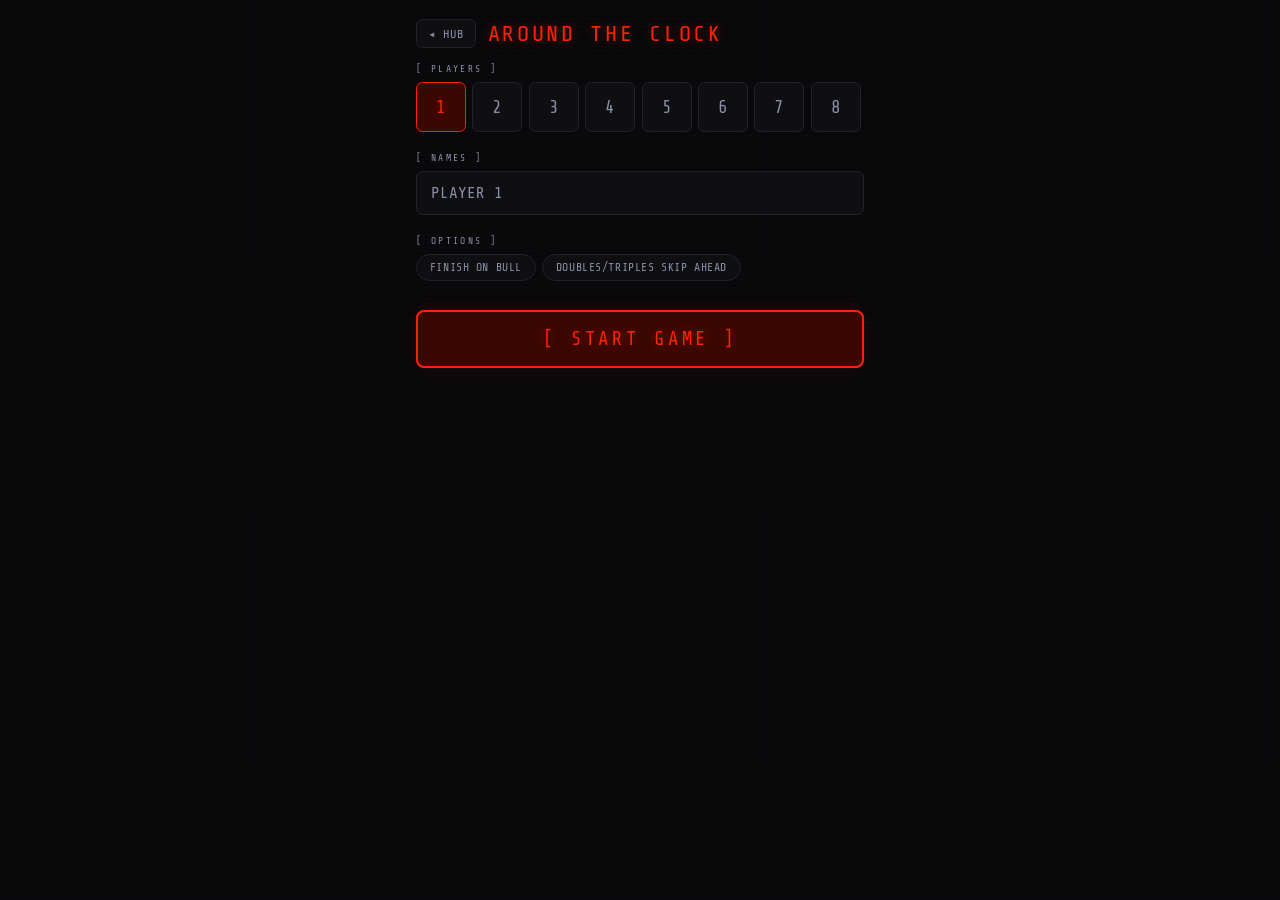
<file: games/clock.html>
<!DOCTYPE html>
<html lang="en">
<head>
<meta charset="UTF-8">
<meta name="viewport" content="width=device-width, initial-scale=1.0, maximum-scale=1.0, user-scalable=no">
<title>CLOCK · Darts</title>
<link rel="stylesheet" href="../common.css">
<script src="../sfx.js"></script>
<script src="../utils.js"></script>
<style>
.clock-rows { display: flex; flex-direction: column; }
.clock-row { display: flex; align-items: center; border-bottom: 1px solid var(--border); padding: 0.7rem 0.9rem; gap: 1rem; }
.clock-row.active-row { background: rgba(255,170,0,0.05); }
.clock-pname { flex: 1; font-size: 0.85rem; color: var(--text-dim); letter-spacing: 0.08em; white-space: nowrap; overflow: hidden; text-overflow: ellipsis; }
.clock-row.active-row .clock-pname { color: var(--led-amber); text-shadow: 0 0 6px rgba(255,170,0,0.3); }
.clock-target { font-size: 2rem; color: var(--led-green); text-shadow: 0 0 12px var(--led-green-glow); min-width: 70px; text-align: center; }
.clock-target.done-t { color: var(--led-amber); font-size: 1.1rem; }
.clock-prog { font-size: 0.6rem; color: var(--text-dim); letter-spacing: 0.1em; min-width: 56px; text-align: right; }
.big-target { text-align: center; padding: 0.2rem 0; }
.big-target .lbl { font-size: 0.52rem; letter-spacing: 0.2em; color: var(--text-dim); }
.big-target .val { font-size: 2.6rem; color: var(--led-green); text-shadow: 0 0 16px var(--led-green-glow); line-height: 1.1; }
.hitmiss-row { display: grid; grid-template-columns: 1fr 1fr; gap: 0.4rem; }
</style>
</head>
<body>

<div id="setup-screen" class="setup-wrap">
  <div class="setup-top">
    <a class="back-btn" href="../index.html">◂ HUB</a>
    <div class="setup-title">AROUND THE CLOCK</div>
  </div>

  <div class="s-section">
    <span class="s-label">[ PLAYERS ]</span>
    <div class="chip-row" id="player-chips">
      <div class="chip on" data-n="1">1</div>
      <div class="chip" data-n="2">2</div>
      <div class="chip" data-n="3">3</div>
      <div class="chip" data-n="4">4</div>
      <div class="chip" data-n="5">5</div>
      <div class="chip" data-n="6">6</div>
      <div class="chip" data-n="7">7</div>
      <div class="chip" data-n="8">8</div>
    </div>
  </div>

  <div class="s-section">
    <span class="s-label">[ NAMES ]</span>
    <div id="player-names"></div>
  </div>

  <div class="s-section">
    <span class="s-label">[ OPTIONS ]</span>
    <div class="pill-row">
      <label class="pill" id="pill-bull"><input type="checkbox" id="opt-bull"> FINISH ON BULL</label>
      <label class="pill" id="pill-skip"><input type="checkbox" id="opt-skip"> DOUBLES/TRIPLES SKIP AHEAD</label>
    </div>
  </div>

  <button class="btn-start" id="start-btn">[ START GAME ]</button>
</div>

<div id="game-screen" class="game-wrap" style="display:none">
  <div class="top-bar">
    <div style="display:flex;align-items:center">
      <span class="game-logo">CLOCK</span>
      <span class="r-badge" id="r-badge">R1</span>
    </div>
    <div class="top-btns">
      <button class="theme-btn" id="theme-btn">☀</button>
      <button class="top-btn danger" id="end-btn">END</button>
    </div>
  </div>

  <div class="game-scroll"><div class="clock-rows" id="board"></div></div>

  <div class="input-panel">
    <div class="turn-row">
      <div>
        <div class="turn-lbl">NOW THROWING</div>
        <div class="turn-name" id="turn-name">---</div>
      </div>
      <div class="throw-slots">
        <div class="tslot" id="ts0"></div>
        <div class="tslot" id="ts1"></div>
        <div class="tslot" id="ts2"></div>
      </div>
    </div>

    <div class="big-target">
      <div class="lbl">CURRENT TARGET</div>
      <div class="val" id="cur-target">1</div>
    </div>

    <div class="mult-row" id="mult-row" style="display:none">
      <button class="mbtn active" data-m="1">SINGLE</button>
      <button class="mbtn" data-m="2">DOUBLE</button>
      <button class="mbtn" data-m="3">TRIPLE</button>
    </div>

    <div class="hitmiss-row">
      <button class="tbtn bull" id="hit-btn" style="font-size:1rem">HIT</button>
      <button class="tbtn miss-btn" id="miss-btn" style="font-size:1rem">MISS</button>
    </div>

    <div class="act-row">
      <button class="btn-undo" id="undo-btn">UNDO</button>
      <button class="btn-next" id="next-btn">NEXT ››</button>
    </div>
  </div>
</div>

<div id="win-overlay">
  <div class="win-icon">🕐</div>
  <div style="text-align:center">
    <div class="win-lbl">WINNER</div>
    <div class="win-name" id="win-name">---</div>
  </div>
  <div class="win-sub" id="win-sub"></div>
  <div class="win-btns">
    <button class="btn-start" id="win-new-btn" style="font-size:1rem;padding:0.8rem">NEW GAME</button>
    <button class="btn-resume" onclick="document.getElementById('win-overlay').classList.remove('show')">VIEW BOARD</button>
  </div>
</div>
<div id="toast"></div>

<script>
'use strict';
initTheme();
document.addEventListener('DOMContentLoaded', () => {
  document.getElementById('theme-btn').addEventListener('click', () => { toggleTheme(); SFX.hit(); });
});

let G = {}, mult = 1, selN = 1;

document.getElementById('player-chips').addEventListener('click', e => {
  const c = e.target.closest('.chip'); if (!c) return;
  selN = +c.dataset.n;
  document.querySelectorAll('#player-chips .chip').forEach(x => x.classList.toggle('on', x === c));
  buildNameInputs('player-names', selN, 'PLAYER');
});

document.querySelectorAll('.pill').forEach(p => {
  p.querySelector('input').addEventListener('change', function() { p.classList.toggle('on', this.checked); });
});

buildNameInputs('player-names', selN, 'PLAYER');

document.getElementById('start-btn').addEventListener('click', () => {
  G = {
    players: getNames('player-names', 'P'),
    withBull: document.getElementById('opt-bull').checked,
    skipMode: document.getElementById('opt-skip').checked,
    pos: {},            // current target per player (1..20, 21 = bull)
    currentPlayer: 0, currentThrows: [], round: 1, undoStack: []
  };
  G.players.forEach(p => G.pos[p] = 1);
  document.getElementById('mult-row').style.display = G.skipMode ? 'grid' : 'none';
  document.getElementById('setup-screen').style.display = 'none';
  document.getElementById('game-screen').style.display = 'flex';
  renderAll();
});
  if (window.goatcounter) {
    window.goatcounter.count({
      path:  'game-started-clock',
      title: 'Around the Clock game started',
      event: true,
    });
  }


function maxPos() { return G.withBull ? 21 : 20; }
function posLabel(n) { return n > 20 ? 'BULL' : String(n); }
function isDone(p) { return G.pos[p] > maxPos(); }

function renderAll() {
  const cp = G.players[G.currentPlayer];
  const board = document.getElementById('board');
  board.innerHTML = '';
  G.players.forEach(p => {
    const row = document.createElement('div');
    row.className = `clock-row${p === cp ? ' active-row' : ''}`;
    const done = isDone(p);
    row.innerHTML = `
      <div class="clock-pname">${p}</div>
      <div class="clock-target${done ? ' done-t' : ''}">${done ? 'DONE ✓' : posLabel(G.pos[p])}</div>
      <div class="clock-prog">${Math.min(G.pos[p] - 1, maxPos())}/${maxPos()}</div>`;
    board.appendChild(row);
  });

  document.getElementById('turn-name').textContent = cp;
  document.getElementById('cur-target').textContent = posLabel(G.pos[cp]);
  document.getElementById('r-badge').textContent = `R${G.round}`;
  document.querySelectorAll('#mult-row .mbtn').forEach(b => b.classList.toggle('active', +b.dataset.m === mult));

  for (let i = 0; i < 3; i++) {
    const sl = document.getElementById(`ts${i}`);
    const th = G.currentThrows[i];
    if (th === undefined) { sl.textContent = ''; sl.className = 'tslot'; }
    else if (th === null) { sl.textContent = 'MISS'; sl.className = 'tslot miss'; }
    else { sl.textContent = th; sl.className = 'tslot hit'; }
  }
}

function doThrow(hit) {
  if (G.currentThrows.length >= 3) { toast('END TURN FIRST'); return; }
  G.undoStack.push({ pos: JSON.parse(JSON.stringify(G.pos)), currentThrows: [...G.currentThrows], currentPlayer: G.currentPlayer, round: G.round });

  const cp = G.players[G.currentPlayer];
  if (!hit) {
    SFX.miss();
    G.currentThrows.push(null);
  } else {
    const step = G.skipMode ? mult : 1;
    const label = posLabel(G.pos[cp]) + (step > 1 ? `+${step}` : '');
    G.pos[cp] = Math.min(G.pos[cp] + step, maxPos() + 1);
    if (step === 3) SFX.triple(); else if (step === 2) SFX.double(); else SFX.hit();
    G.currentThrows.push(label);
    if (isDone(cp)) {
      SFX.checkout();
      renderAll();
      setTimeout(() => showWin(cp, `FINISHED IN ROUND ${G.round}`, () => location.reload()), 300);
      return;
    }
  }
  mult = 1;
  renderAll();
}

document.getElementById('hit-btn').addEventListener('click', () => doThrow(true));
document.getElementById('miss-btn').addEventListener('click', () => doThrow(false));

document.getElementById('next-btn').addEventListener('click', () => {
  SFX.next();
  G.currentThrows = [];
  G.currentPlayer = (G.currentPlayer + 1) % G.players.length;
  if (G.currentPlayer === 0) G.round++;
  mult = 1;
  renderAll();
});

document.getElementById('undo-btn').addEventListener('click', () => {
  if (!G.undoStack.length) { toast('NOTHING TO UNDO'); return; }
  const s = G.undoStack.pop();
  G.pos = s.pos; G.currentThrows = s.currentThrows; G.currentPlayer = s.currentPlayer; G.round = s.round;
  mult = 1; renderAll(); toast('UNDONE');
});

document.querySelectorAll('#mult-row .mbtn').forEach(b => {
  b.addEventListener('click', () => { mult = +b.dataset.m; document.querySelectorAll('#mult-row .mbtn').forEach(x => x.classList.toggle('active', x === b)); });
});

document.getElementById('end-btn').addEventListener('click', () => { if (confirm('End game and return to hub?')) location.href = '../index.html'; });
</script>
<!-- <script data-goatcounter="https://jucofuco.goatcounter.com/count"
        async src="//gc.zgo.at/count.js"></script> -->

<script>
(function () {
  // ── 1. CHECK SUPPORT ──────────────────────────────────────────────────────
  // Not all browsers support Wake Lock yet. This check prevents crashes.
  // Supported: Chrome 84+, Edge 84+, Safari 16.4+, Firefox (not yet)
  if (!('wakeLock' in navigator)) {
    console.log('[WakeLock] Not supported on this browser.');
    return; // exit silently — game still works, screen may sleep
  }
 
  // ── 2. HOLD A REFERENCE TO THE LOCK ──────────────────────────────────────
  // We store it so we can release it when needed.
  let wakeLock = null;
 
  // ── 3. REQUEST THE LOCK ───────────────────────────────────────────────────
  // This is async because the browser may need to prompt the user (it usually
  // doesn't, but the API requires it). 'screen' is the only supported type.
  async function acquireWakeLock() {
    try {
      wakeLock = await navigator.wakeLock.request('screen');
      console.log('[WakeLock] Screen will stay on.');
 
      // ── 4. LISTEN FOR AUTOMATIC RELEASE ────────────────────────────────
      // The browser releases the lock automatically when:
      //   · The user switches to another tab
      //   · The user minimises the browser
      //   · The phone screen is locked manually
      // This listener fires when any of those happen.
      wakeLock.addEventListener('release', () => {
        console.log('[WakeLock] Released by browser.');
        wakeLock = null;
      });
 
    } catch (err) {
      // Acquisition can fail if the page isn't visible yet, or on low battery
      // on some devices. This is not a fatal error.
      console.warn('[WakeLock] Could not acquire:', err.name, err.message);
    }
  }
 
  // ── 5. RE-ACQUIRE WHEN THE USER COMES BACK ────────────────────────────────
  // When the user switches away and back, the lock is released automatically
  // (see step 4). This listener re-requests it when they return.
  document.addEventListener('visibilitychange', () => {
    if (document.visibilityState === 'visible' && wakeLock === null) {
      acquireWakeLock();
    }
  });
 
  // ── 6. START IT ────────────────────────────────────────────────────────────
  // Request the lock as soon as the game page loads.
  acquireWakeLock();
})();
</script>

</body>
</html>
</file>
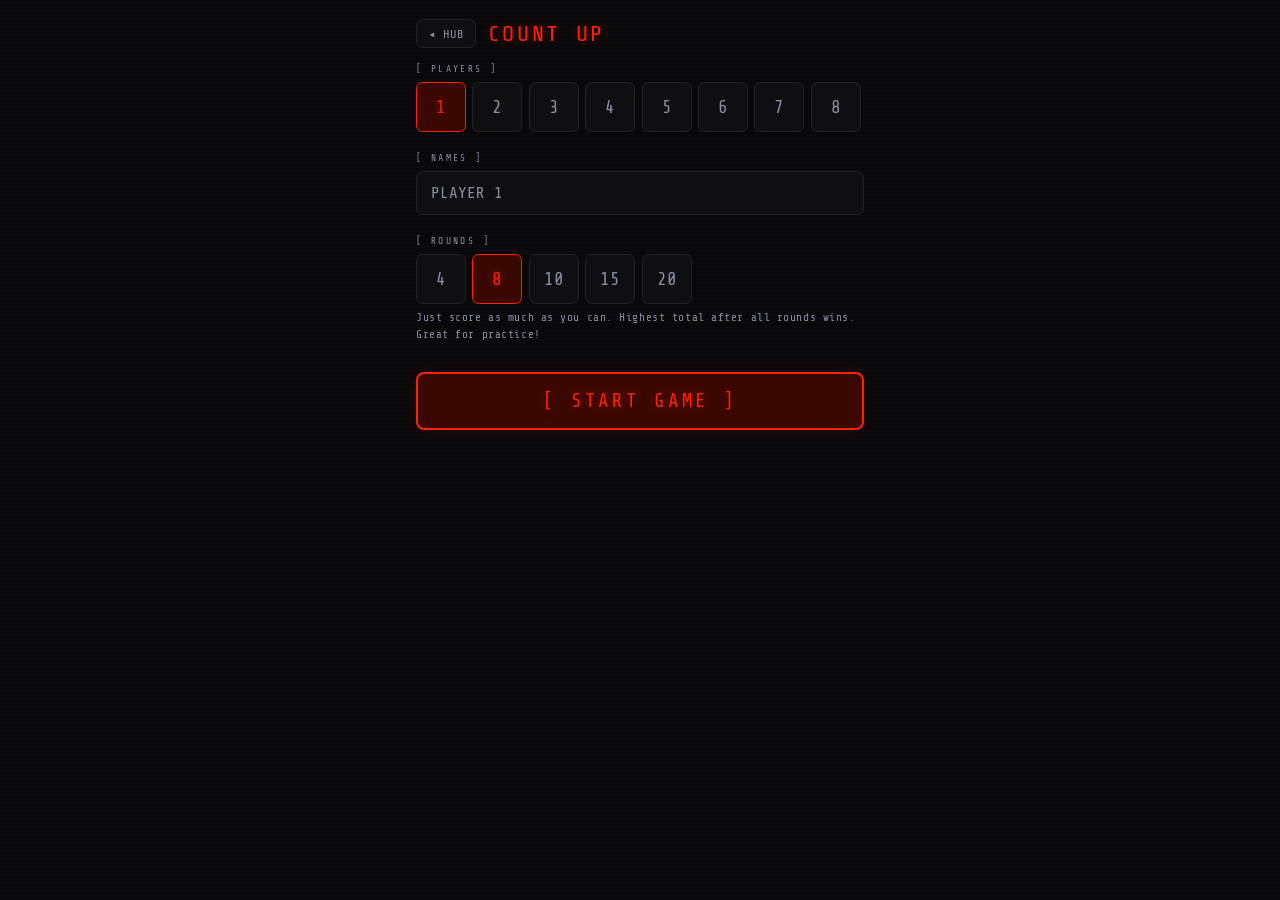
<file: games/countup.html>
<!DOCTYPE html>
<html lang="en">
<head>
<meta charset="UTF-8">
<meta name="viewport" content="width=device-width, initial-scale=1.0, maximum-scale=1.0, user-scalable=no">
<title>COUNT UP · Darts</title>
<link rel="stylesheet" href="../common.css">
<script src="../sfx.js"></script>
<script src="../utils.js"></script>
<style>
.cu-rows { display: flex; flex-direction: column; }
.cu-row { display: flex; align-items: center; border-bottom: 1px solid var(--border); padding: 0.7rem 0.9rem; gap: 1rem; }
.cu-row.active-row { background: rgba(255,170,0,0.05); }
.cu-pname { flex: 1; font-size: 0.85rem; color: var(--text-dim); letter-spacing: 0.08em; white-space: nowrap; overflow: hidden; text-overflow: ellipsis; }
.cu-row.active-row .cu-pname { color: var(--led-amber); text-shadow: 0 0 6px rgba(255,170,0,0.3); }
.cu-score { font-size: 1.9rem; color: var(--text-bright); min-width: 90px; text-align: right; }
.cu-row.active-row .cu-score { color: var(--led-amber); text-shadow: 0 0 10px rgba(255,170,0,0.3); }
.cu-hist { font-size: 0.58rem; color: var(--text-dim); min-width: 60px; text-align: right; line-height: 1.5; }
.cu-turn-total { text-align: center; padding: 0.1rem 0; font-size: 0.65rem; color: var(--text-dim); letter-spacing: 0.1em; }
.cu-turn-total span { color: var(--led-green); font-size: 1rem; text-shadow: 0 0 8px var(--led-green-glow); }
</style>
</head>
<body>

<div id="setup-screen" class="setup-wrap">
  <div class="setup-top">
    <a class="back-btn" href="../index.html">◂ HUB</a>
    <div class="setup-title">COUNT UP</div>
  </div>

  <div class="s-section">
    <span class="s-label">[ PLAYERS ]</span>
    <div class="chip-row" id="player-chips">
      <div class="chip on" data-n="1">1</div>
      <div class="chip" data-n="2">2</div>
      <div class="chip" data-n="3">3</div>
      <div class="chip" data-n="4">4</div>
      <div class="chip" data-n="5">5</div>
      <div class="chip" data-n="6">6</div>
      <div class="chip" data-n="7">7</div>
      <div class="chip" data-n="8">8</div>
    </div>
  </div>

  <div class="s-section">
    <span class="s-label">[ NAMES ]</span>
    <div id="player-names"></div>
  </div>

  <div class="s-section">
    <span class="s-label">[ ROUNDS ]</span>
    <div class="chip-row" id="rounds-chips">
      <div class="chip" data-r="4">4</div>
      <div class="chip on" data-r="8">8</div>
      <div class="chip" data-r="10">10</div>
      <div class="chip" data-r="15">15</div>
      <div class="chip" data-r="20">20</div>
    </div>
    <div class="row2-hint" style="margin-top:0.4rem">Just score as much as you can. Highest total after all rounds wins. Great for practice!</div>
  </div>

  <button class="btn-start" id="start-btn">[ START GAME ]</button>
</div>

<div id="game-screen" class="game-wrap" style="display:none">
  <div class="top-bar">
    <div style="display:flex;align-items:center">
      <span class="game-logo">COUNT UP</span>
      <span class="r-badge" id="r-badge">R1</span>
    </div>
    <div class="top-btns">
      <button class="theme-btn" id="theme-btn">☀</button>
      <button class="top-btn danger" id="end-btn">END</button>
    </div>
  </div>

  <div class="game-scroll"><div class="cu-rows" id="board"></div></div>

  <div class="input-panel">
    <div class="turn-row">
      <div>
        <div class="turn-lbl">NOW THROWING</div>
        <div class="turn-name" id="turn-name">---</div>
      </div>
      <div class="throw-slots">
        <div class="tslot" id="ts0"></div>
        <div class="tslot" id="ts1"></div>
        <div class="tslot" id="ts2"></div>
      </div>
    </div>

    <div class="cu-turn-total">TURN TOTAL: <span id="turn-total">0</span></div>

    <div class="mult-row" id="mult-row">
      <button class="mbtn active" data-m="1">SINGLE</button>
      <button class="mbtn" data-m="2">DOUBLE</button>
      <button class="mbtn" data-m="3">TRIPLE</button>
    </div>

    <div class="tgt-grid" id="tgt-grid"></div>

    <div class="act-row">
      <button class="btn-undo" id="undo-btn">UNDO</button>
      <button class="btn-next" id="next-btn">NEXT ››</button>
    </div>
  </div>
</div>

<div id="win-overlay">
  <div class="win-icon">📈</div>
  <div style="text-align:center">
    <div class="win-lbl">WINNER</div>
    <div class="win-name" id="win-name">---</div>
  </div>
  <div class="win-sub" id="win-sub"></div>
  <div class="win-btns">
    <button class="btn-start" id="win-new-btn" style="font-size:1rem;padding:0.8rem">NEW GAME</button>
    <button class="btn-resume" onclick="document.getElementById('win-overlay').classList.remove('show')">VIEW BOARD</button>
  </div>
</div>
<div id="toast"></div>

<script>
'use strict';
initTheme();
document.addEventListener('DOMContentLoaded', () => {
  document.getElementById('theme-btn').addEventListener('click', () => { toggleTheme(); SFX.hit(); });
});

let G = {}, mult = 1, selN = 1, selR = 8;

document.getElementById('player-chips').addEventListener('click', e => {
  const c = e.target.closest('.chip'); if (!c) return;
  selN = +c.dataset.n;
  document.querySelectorAll('#player-chips .chip').forEach(x => x.classList.toggle('on', x === c));
  buildNameInputs('player-names', selN, 'PLAYER');
});

document.getElementById('rounds-chips').addEventListener('click', e => {
  const c = e.target.closest('.chip'); if (!c) return;
  selR = +c.dataset.r;
  document.querySelectorAll('#rounds-chips .chip').forEach(x => x.classList.toggle('on', x === c));
});

buildNameInputs('player-names', selN, 'PLAYER');

document.getElementById('start-btn').addEventListener('click', () => {
  G = {
    players: getNames('player-names', 'P'),
    maxRounds: selR,
    scores: {}, best: {},
    currentPlayer: 0, currentThrows: [], round: 1, undoStack: []
  };
  G.players.forEach(p => { G.scores[p] = 0; G.best[p] = 0; });
  document.getElementById('setup-screen').style.display = 'none';
  document.getElementById('game-screen').style.display = 'flex';
  buildGrid();
  renderAll();
});
  if (window.goatcounter) {
    window.goatcounter.count({
      path:  'game-started-countup',
      title: 'Count Up game started',
      event: true,
    });
  }


function turnTotal() {
  return G.currentThrows.reduce((s, th) => s + (th ? th.val * th.m : 0), 0);
}

function buildGrid() {
  const g = document.getElementById('tgt-grid');
  g.innerHTML = '';
  for (let n = 1; n <= 20; n++) {
    const b = document.createElement('button');
    b.className = 'tbtn x01';
    b.textContent = n;
    b.addEventListener('click', () => doThrow(n));
    g.appendChild(b);
  }
  const bull = document.createElement('button');
  bull.className = 'tbtn x01 bull';
  bull.textContent = 'BULL';
  bull.addEventListener('click', () => doThrow(25));
  g.appendChild(bull);
  const miss = document.createElement('button');
  miss.className = 'tbtn miss-btn';
  miss.textContent = 'MISS';
  miss.addEventListener('click', () => doThrow(0));
  g.appendChild(miss);
}

function renderAll() {
  const cp = G.players[G.currentPlayer];
  const board = document.getElementById('board');
  board.innerHTML = '';
  G.players.forEach(p => {
    const row = document.createElement('div');
    row.className = `cu-row${p === cp ? ' active-row' : ''}`;
    row.innerHTML = `
      <div class="cu-pname">${p}</div>
      <div class="cu-hist">BEST: ${G.best[p]}</div>
      <div class="cu-score">${G.scores[p]}</div>`;
    board.appendChild(row);
  });

  document.getElementById('turn-name').textContent = cp;
  document.getElementById('turn-total').textContent = turnTotal();
  document.getElementById('r-badge').textContent = `R${G.round}/${G.maxRounds}`;
  document.querySelectorAll('#mult-row .mbtn').forEach(b => b.classList.toggle('active', +b.dataset.m === mult));

  for (let i = 0; i < 3; i++) {
    const sl = document.getElementById(`ts${i}`);
    const th = G.currentThrows[i];
    if (th === undefined) { sl.textContent = ''; sl.className = 'tslot'; }
    else if (th === null) { sl.textContent = 'MISS'; sl.className = 'tslot miss'; }
    else {
      sl.textContent = th.m > 1 ? `${th.m}×${th.val === 25 ? 'B' : th.val}` : (th.val === 25 ? 'BULL' : String(th.val));
      sl.className = 'tslot hit';
    }
  }
}

function doThrow(val) {
  if (G.currentThrows.length >= 3) { toast('END TURN FIRST'); return; }
  G.undoStack.push({
    scores: JSON.parse(JSON.stringify(G.scores)),
    best: JSON.parse(JSON.stringify(G.best)),
    currentThrows: JSON.parse(JSON.stringify(G.currentThrows)),
    currentPlayer: G.currentPlayer, round: G.round
  });

  if (val === 0) {
    SFX.miss();
    G.currentThrows.push(null);
  } else {
    G.scores[G.players[G.currentPlayer]] += val * mult;
    if (mult === 3) SFX.triple(); else if (mult === 2) SFX.double(); else SFX.hit();
    G.currentThrows.push({ val, m: mult });
  }
  mult = 1;
  renderAll();
}

document.getElementById('next-btn').addEventListener('click', () => {
  const cp = G.players[G.currentPlayer];
  const total = turnTotal();
  if (total > G.best[cp]) G.best[cp] = total;
  if (total === 180) { SFX.checkout(); toast('ONE HUNDRED AND EIGHTYYY!'); } else SFX.next();

  G.currentThrows = [];
  G.currentPlayer = (G.currentPlayer + 1) % G.players.length;
  if (G.currentPlayer === 0) {
    G.round++;
    if (G.round > G.maxRounds) { endGame(); return; }
  }
  mult = 1;
  renderAll();
});

function endGame() {
  let winner = G.players[0], best = -Infinity;
  G.players.forEach(p => { if (G.scores[p] > best) { best = G.scores[p]; winner = p; } });
  showWin(winner, `${G.scores[winner]} PTS  ·  BEST TURN ${G.best[winner]}`, () => location.reload());
}

document.getElementById('undo-btn').addEventListener('click', () => {
  if (!G.undoStack.length) { toast('NOTHING TO UNDO'); return; }
  const s = G.undoStack.pop();
  G.scores = s.scores; G.best = s.best; G.currentThrows = s.currentThrows; G.currentPlayer = s.currentPlayer; G.round = s.round;
  mult = 1; renderAll(); toast('UNDONE');
});

document.querySelectorAll('#mult-row .mbtn').forEach(b => {
  b.addEventListener('click', () => { mult = +b.dataset.m; document.querySelectorAll('#mult-row .mbtn').forEach(x => x.classList.toggle('active', x === b)); });
});

document.getElementById('end-btn').addEventListener('click', () => { if (confirm('End game and return to hub?')) location.href = '../index.html'; });
</script>
<!-- <script data-goatcounter="https://jucofuco.goatcounter.com/count"
        async src="//gc.zgo.at/count.js"></script> -->

<script>
(function () {
  // ── 1. CHECK SUPPORT ──────────────────────────────────────────────────────
  // Not all browsers support Wake Lock yet. This check prevents crashes.
  // Supported: Chrome 84+, Edge 84+, Safari 16.4+, Firefox (not yet)
  if (!('wakeLock' in navigator)) {
    console.log('[WakeLock] Not supported on this browser.');
    return; // exit silently — game still works, screen may sleep
  }
 
  // ── 2. HOLD A REFERENCE TO THE LOCK ──────────────────────────────────────
  // We store it so we can release it when needed.
  let wakeLock = null;
 
  // ── 3. REQUEST THE LOCK ───────────────────────────────────────────────────
  // This is async because the browser may need to prompt the user (it usually
  // doesn't, but the API requires it). 'screen' is the only supported type.
  async function acquireWakeLock() {
    try {
      wakeLock = await navigator.wakeLock.request('screen');
      console.log('[WakeLock] Screen will stay on.');
 
      // ── 4. LISTEN FOR AUTOMATIC RELEASE ────────────────────────────────
      // The browser releases the lock automatically when:
      //   · The user switches to another tab
      //   · The user minimises the browser
      //   · The phone screen is locked manually
      // This listener fires when any of those happen.
      wakeLock.addEventListener('release', () => {
        console.log('[WakeLock] Released by browser.');
        wakeLock = null;
      });
 
    } catch (err) {
      // Acquisition can fail if the page isn't visible yet, or on low battery
      // on some devices. This is not a fatal error.
      console.warn('[WakeLock] Could not acquire:', err.name, err.message);
    }
  }
 
  // ── 5. RE-ACQUIRE WHEN THE USER COMES BACK ────────────────────────────────
  // When the user switches away and back, the lock is released automatically
  // (see step 4). This listener re-requests it when they return.
  document.addEventListener('visibilitychange', () => {
    if (document.visibilityState === 'visible' && wakeLock === null) {
      acquireWakeLock();
    }
  });
 
  // ── 6. START IT ────────────────────────────────────────────────────────────
  // Request the lock as soon as the game page loads.
  acquireWakeLock();
})();
</script>

</body>
</html>
</file>
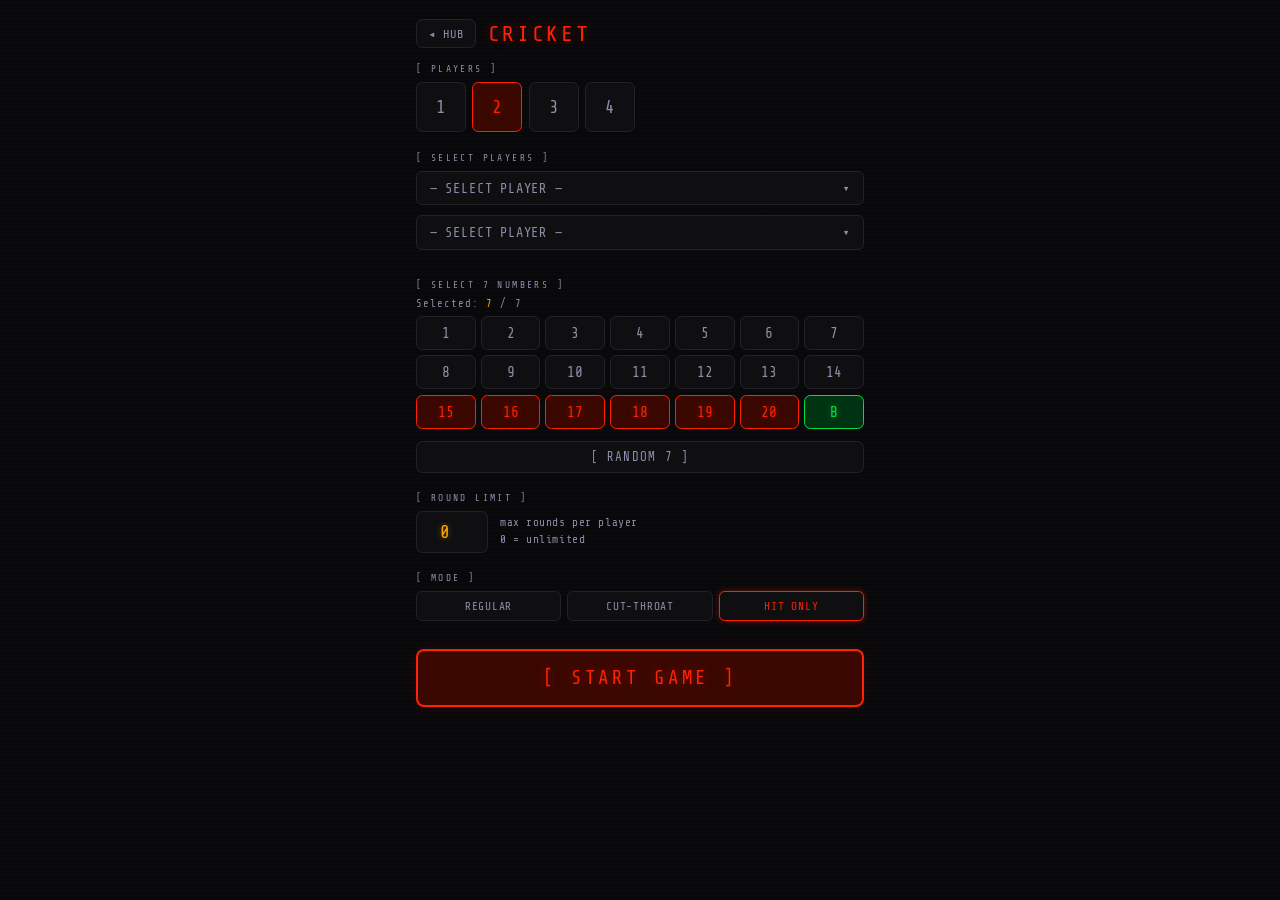
<file: games/cricket.html>
<!DOCTYPE html>
<html lang="en">
<head>
<meta charset="UTF-8">
<meta name="viewport" content="width=device-width, initial-scale=1.0, maximum-scale=1.0, user-scalable=no">
<title>CRICKET · Darts</title>
<link rel="stylesheet" href="../common.css">
<style>
  /* Pending (uncommitted) tap — shown after 1st or 2nd tap on a number */
  .tslot.pending {
    color: var(--led-amber, #ffaa00);
    border-color: var(--led-amber, #ffaa00);
    box-shadow: 0 0 6px var(--led-amber, #ffaa00);
    opacity: 0.8;
  }
  /* Target button glow while being tapped (1 or 2 taps, not yet committed) */
  .tbtn.tapping {
    outline: 2px solid var(--led-amber, #ffaa00);
    box-shadow: 0 0 8px var(--led-amber, #ffaa00);
  }
  /* ── Player selection slots ── */
  .ps-slot {
    position: relative;
    margin-bottom: 0.6rem;
  }
  /* The "selected player" bar that the user taps to open the dropdown */
  .ps-selected {
    display: flex;
    align-items: center;
    justify-content: space-between;
    background: var(--panel);
    border: 1px solid var(--border);
    border-radius: 0.35rem;
    padding: 0.55rem 0.8rem;
    cursor: pointer;
    font-size: 0.85rem;
    letter-spacing: 0.06em;
    color: var(--text-dim);
  }
  .ps-selected:active { opacity: 0.7; }
  /* Once a player is chosen, highlight their name */
  .ps-chosen-filled { color: var(--led-red); }
  .ps-caret { font-size: 0.7rem; color: var(--text-dim); }
  /* The dropdown panel */
  .ps-dropdown {
    position: absolute;
    left: 0; right: 0;
    background: var(--panel);
    border: 1px solid var(--border);
    border-top: none;
    border-radius: 0 0 0.35rem 0.35rem;
    z-index: 100;
    max-height: 280px;
    overflow-y: auto;
  }
  /* Search input inside dropdown */
  .ps-search {
    display: block;
    width: 100%;
    box-sizing: border-box;
    background: transparent;
    border: none;
    border-bottom: 1px solid var(--border);
    color: var(--text-bright);
    font-family: var(--seg);
    font-size: 0.8rem;
    padding: 0.5rem 0.8rem;
    outline: none;
    letter-spacing: 0.06em;
  }
  /* Each row in the dropdown */
  .ps-row {
    padding: 0.55rem 0.8rem;
    font-size: 0.82rem;
    letter-spacing: 0.05em;
    color: var(--text-bright);
    cursor: pointer;
  }
  .ps-row:active, .ps-row:hover { background: var(--border); }
  /* Special styling for guest and add-new rows */
  .ps-guest   { color: var(--text-dim); font-style: italic; }
  .ps-add-new { color: var(--led-amber); border-top: 1px solid var(--border); }
  /* The inline new-player form */
  .ps-new-form {
    padding: 0.6rem 0.8rem 0.8rem;
    border-top: 1px solid var(--border);
    background: var(--bg);
  }
  .ps-new-hint {
    font-size: 0.6rem;
    color: var(--text-dim);
    letter-spacing: 0.05em;
    margin: 0.3rem 0 0.2rem;
  }
  .ps-new-cancel {
    background: none;
    border: none;
    color: var(--text-dim);
    font-family: var(--seg);
    font-size: 0.7rem;
    letter-spacing: 0.08em;
    padding: 0.3rem 0;
    cursor: pointer;
    display: block;
    margin-top: 0.2rem;
  }
  /* ── Mode toggle (3-way: REGULAR / CUT-THROAT / HIT ONLY) ── */
  .mode-toggle {
    display: flex;
    gap: 0.4rem;
    flex-wrap: wrap;
  }
  .mode-chip {
    flex: 1;
    text-align: center;
    padding: 0.45rem 0.5rem;
    font-family: var(--seg);
    font-size: 0.7rem;
    letter-spacing: 0.07em;
    background: var(--panel);
    border: 1px solid var(--border);
    border-radius: 0.35rem;
    color: var(--text-dim);
    cursor: pointer;
    transition: all 0.12s;
  }
  .mode-chip.on {
    border-color: var(--led-red);
    color: var(--led-red);
    box-shadow: 0 0 6px var(--led-red-glow);
  }
  /* ── Win overlay stats table ── */
  .win-stats {
    margin-top: 0.8rem;
    width: 100%;
    font-size: 0.78rem;
    border-collapse: collapse;
  }
  .win-stats td {
    padding: 0.2rem 0.5rem;
    text-align: center;
    color: var(--text-dim);
  }
  .win-stats .ws-name { font-size: 0.7rem; letter-spacing: 0.06em; }
  .win-stats .ws-val  { color: var(--text-bright); font-size: 0.88rem; }
  .win-stats .ws-avg  { color: var(--text-dim); font-size: 0.68rem; }

  /* ── Scoring grid (tgt-grid removed; scoring is tap-on-table now) ──
     Number column (.tc) made taller/narrower; dot grid trimmed slightly
     to make room for the new always-visible stats bar below. ── */
  /* Row height is measured in JS (computeRowHeight()) and stored in
     --cricket-row-h, clamped between a usability floor and a sane ceiling.
     Falls back to 54px before the first measurement runs. */
  .dots { height: var(--cricket-row-h, 54px); gap: 6px; }
  .dot { width: 17px; height: 17px; }
  .dot-plus { width: 22px; height: 22px; font-size: 0.62rem; }
  .dot-empty { font-size: 1.3rem; line-height: var(--cricket-row-h, 54px); }
  /* Number column: 25% larger font + a bit of breathing room on the sides */
  .tc { font-size: 1.5rem; line-height: 1.1; padding: 0.3rem 0.3rem; width: 38px; max-width: 38px; }
  .mc { padding: 0.32rem 0.2rem; }

  /* ── Number-column status colors ──────────────────────────────────────────
     Applied per-row based on the CURRENT player's + opponents' mark counts.
     Grays share --text-dim, reds share --led-red, per design. */
  .tc-closed    { color: var(--text-dim) !important; text-shadow: none !important; }
  .tc-red       { color: var(--led-red) !important; text-shadow: 0 0 8px var(--led-red-glow) !important; }
  .tc-green     { color: var(--led-green) !important; text-shadow: 0 0 8px var(--led-green-glow) !important; }
  .tc-yellow    { color: var(--led-amber) !important; text-shadow: 0 0 8px rgba(255,170,0,0.4) !important; }
  .tc-untouched { color: var(--text-bright) !important; text-shadow: none !important; }

  /* ── Live stats bar (record / MPR / PTS) — sits BELOW the scrollable
     score table, so it never requires scrolling to see. ── */
  .stats-bar {
    display: flex;
    flex-direction: column;
    gap: 0.15rem;
    padding: 0.3rem 0.6rem;
    background: var(--panel);
    border-top: 1px solid var(--border);
    border-bottom: 2px solid var(--border);
    flex-shrink: 0;
  }
  .sb-row { display: flex; }
  .sb-cell {
    flex: 1;
    text-align: center;
    line-height: 1.3;
    color: var(--text-dim);
  }
  .sb-cell.active { color: var(--led-red); }
  .sb-l1 { font-size: 0.93rem; letter-spacing: 0.03em; }
  .sb-cell.active .sb-l1 { text-shadow: 0 0 6px var(--led-red-glow); }
  .sb-rec { color: var(--text-dim); }
  .sb-l2 { font-size: 0.9rem; color: var(--led-amber); text-shadow: 0 0 5px rgba(255,170,0,0.3); }
  .sb-avg { color: var(--text-dim); text-shadow: none; }
  .sb-pts-row .sb-cell { font-size: 1.275rem; color: var(--led-amber); text-shadow: 0 0 6px rgba(255,170,0,0.35); }
  .sb-pts-row .sb-cell.active { color: var(--led-red); text-shadow: 0 0 6px var(--led-red-glow); }
  .sb-pts-row .sb-pts-lbl { font-size: 0.825rem; color: var(--text-dim); letter-spacing: 0.1em; text-shadow: none; margin-left: 0.2rem; }

  /* ── UNDO / NEXT: 20% shorter than before, modest font bump ── */
  #undo-btn { min-height: 6.8rem; font-size: 1.2rem; }
  #next-btn { min-height: 6.8rem; font-size: 1.5rem; }

  /* ── MISS moved inline next to throw slots ── */
  .throw-slots { align-items: center; }
  .miss-inline {
    width: auto; height: 34px;
    padding: 0 0.6rem; margin-left: 0.4rem;
    font-size: 0.82rem;
    display: flex; align-items: center; justify-content: center;
  }
</style>
<script src="../sfx.js"></script>
<script src="../utils.js"></script>
<script src="../dartlogic.js"></script>
<script src="../players.js"></script>
</head>
<body>

<!-- ══════════════════════════════════════
     SETUP SCREEN
══════════════════════════════════════ -->
<div id="setup-screen" class="setup-wrap">

  <div class="setup-top">
    <a class="back-btn" href="../index.html">◂ HUB</a>
    <div class="setup-title">CRICKET</div>
  </div>

  <!-- ── Player count: 1–4 only ── -->
  <div class="s-section">
    <span class="s-label">[ PLAYERS ]</span>
    <div class="chip-row" id="player-chips">
      <div class="chip" data-n="1">1</div>
      <div class="chip on" data-n="2">2</div>
      <div class="chip" data-n="3">3</div>
      <div class="chip" data-n="4">4</div>
    </div>
  </div>

  <!-- ── Player selection slots (dropdowns, built by players.js) ── -->
  <div class="s-section">
    <span class="s-label">[ SELECT PLAYERS ]</span>
    <div id="player-slots"></div>
  </div>

  <!-- ── Number picker (unchanged) ── -->
  <div class="s-section">
    <span class="s-label">[ SELECT 7 NUMBERS ]</span>
    <div class="num-count">Selected: <span id="sel-count">0</span> / 7</div>
    <div class="num-grid" id="num-grid"></div>
    <button class="btn-random" id="random-btn">[ RANDOM 7 ]</button>
  </div>

  <!-- ── Round limit (unchanged) ── -->
  <div class="s-section">
    <span class="s-label">[ ROUND LIMIT ]</span>
    <div class="row2">
      <input class="led-input-sm" type="number" id="max-rounds" value="0" min="0" max="99">
      <span class="row2-hint">max rounds per player<br>0 = unlimited</span>
    </div>
  </div>

  <!-- ── Game mode: 3-way toggle ── -->
  <div class="s-section">
    <span class="s-label">[ MODE ]</span>
    <div class="mode-toggle" id="mode-toggle">
      <div class="mode-chip" data-mode="regular">REGULAR</div>
      <div class="mode-chip" data-mode="cutthroat">CUT-THROAT</div>
      <div class="mode-chip on" data-mode="hit-only">HIT ONLY</div>
    </div>
  </div>

  <button class="btn-start" id="start-btn">[ START GAME ]</button>
  <button class="btn-resume" id="resume-btn" style="display:none">[ RESUME SAVED ]</button>

</div>

<!-- ══════════════════════════════════════
     GAME SCREEN
══════════════════════════════════════ -->
<div id="game-screen" class="game-wrap" style="display:none">

  <div class="top-bar">
    <div style="display:flex;align-items:center">
      <span class="game-logo">CRICKET</span>
      <span class="r-badge" id="r-badge">R1</span>
    </div>
    <div class="top-btns">
      <button class="theme-btn sound-btn" id="sound-btn">🔔</button>
      <button class="theme-btn" id="theme-btn">☀</button>
      <button class="top-btn" id="save-btn">SAVE</button>
      <button class="top-btn danger" id="end-btn">END</button>
    </div>
  </div>

  <div class="last-bar" id="last-bar">*** FINAL ROUND ***</div>

  <div class="game-scroll">
    <table class="score-table" id="score-table"></table>
  </div>

  <!-- Always-visible live stats: lineup W-L record + MPR (this game / career avg),
       plus current-game PTS on its own row when scoring is active (not hit-only).
       Lives OUTSIDE .game-scroll on purpose so it never scrolls out of view. -->
  <div class="stats-bar" id="stats-bar"></div>

  <div class="input-panel">
    <div class="turn-row">
      <div>
        <div class="turn-lbl">NOW THROWING</div>
        <div class="turn-name" id="turn-name">---</div>
      </div>
      <div class="throw-slots">
        <div class="tslot" id="ts0"></div>
        <div class="tslot" id="ts1"></div>
        <div class="tslot" id="ts2"></div>
        <button class="tbtn miss-btn miss-inline" id="miss-btn">MISS</button>
      </div>
    </div>

    <!-- TRIPLE button removed; tap a number 3× to mark triple -->
    <!-- <div class="mult-row" id="mult-row">
      <button class="mbtn active" data-m="1">SINGLE</button>
      <button class="mbtn" data-m="2">DOUBLE</button>
    </div> -->

    <div class="act-row">
      <button class="btn-undo" id="undo-btn">UNDO</button>
      <button class="btn-next" id="next-btn">NEXT ››</button>
    </div>
  </div>

</div>

<!-- Shared win overlay -->
<div id="win-overlay">
  <div class="win-icon">🎯</div>
  <div style="text-align:center">
    <div class="win-lbl">WINNER</div>
    <div class="win-name" id="win-name">---</div>
  </div>
  <div class="win-sub" id="win-sub"></div>
  <div class="win-btns">
    <button class="btn-start" id="win-new-btn" style="font-size:1rem;padding:0.8rem">NEW GAME</button>
    <button class="btn-resume" onclick="document.getElementById('win-overlay').classList.remove('show')">VIEW BOARD</button>
  </div>
</div>

<div id="toast"></div>
<script>
'use strict';

/* ── Init ── */
initTheme();
document.addEventListener('DOMContentLoaded', () => {
  const tb = document.getElementById('theme-btn');
  if (tb) tb.addEventListener('click', () => { toggleTheme(); SFX.hit(); });
});

// escapeHtml — cricket was the one game page without it, which is
// part of the O'Malley bug below (names went into HTML unescaped).
function escapeHtml(str) {
  const div = document.createElement('div');
  div.textContent = str == null ? '' : String(str);
  return div.innerHTML;
}

const SAVE_KEY  = 'crick4';
const ALL_NUMS  = [1,2,3,4,5,6,7,8,9,10,11,12,13,14,15,16,17,18,19,20,'B'];

let G    = {};
let mult = 1;
let selNums = new Set([15, 16, 17, 18, 19, 20, 'B']);
let selN    = 2;

// gameMode holds which of the 3 modes is active: 'regular', 'cutthroat', 'hit-only'
let gameMode = 'hit-only';

// Tap-to-triple state (turn-local, never persisted)
let tapPending = null;
let tapCount   = {};

// Per-turn marks tracking (not persisted mid-game): turnStartMarks
// is the player's mark total when their turn began, so nextPlayer()
// can work out how many marks this turn earned — for both the
// highest-marks-in-a-round stat and the No Score announcement.
let turnStartMarks = {};
let turnStartPoints = {};

// Live-stats caches — computed once at launch() since neither the lineup
// record (past games) nor career MPR (past games) change during this game.
let lineupRecord   = {};
let careerMprCache = {};

// ── Player slot state ──────────────────────────────────────────────────────────
// slots[] holds the return value of buildPlayerSlot() for each player position.
// Each slot has .getPid() and .getName() methods.
let slots = [];

// allSlotStates() returns the current { pid, name } selection for every slot.
// This is passed to buildPlayerSlot so slots can exclude each other's selections.
function allSlotStates() {
  return slots.map(s => ({
    pid:  s ? s.getPid()  : null,
    name: s ? s.getName() : '',
  }));
}

// rebuildSlotsPreservingSelections(n)
// Renders n player-selection dropdowns into #player-slots.
// Called on page load and whenever the player count chip changes
// (changing the number of players is the one case where it's OK
// to clear selections and start fresh).
//
// IMPORTANT: the 4th argument to buildPlayerSlot is an onChange callback
// that fires every time a player is picked in THAT slot. We pass a no-op
// here on purpose — see onSlotChange() below for why.
function rebuildSlotsPreservingSelections() {
  const n = selN;
  slots = [];
  const container = document.getElementById('player-slots');
  container.innerHTML = '';

  for (let i = 0; i < n; i++) {
    const wrapper = document.createElement('div');
    wrapper.style.marginBottom = '0.4rem';
    container.appendChild(wrapper);

    const slot = buildPlayerSlot(
      wrapper,
      i,
      allSlotStates,
      onSlotChange
    );
    slots.push(slot);
  }
}

// onSlotChange()
// Fires whenever ANY slot's selection changes (a player picked, Guest
// picked, or a brand-new player saved & selected).
//
// We deliberately do NOT rebuild the slots here. Each slot keeps its own
// selection in a local variable inside buildPlayerSlot — rebuilding would
// throw that variable away and reset the slot back to "— SELECT PLAYER —"
// the instant you chose someone (this was the bug: picking a player or
// Guest never "stuck").
//
// Sibling exclusion (not letting the same player appear in two slots)
// still works fine without a rebuild: every time a slot's OWN dropdown is
// opened, it calls allSlotStates() fresh to see what siblings currently
// have selected. So there's nothing else this function needs to do.
function onSlotChange() {
  // Intentionally empty — see comment above.
}

/* ══════════════════════════════════════
   NUMBER PICKER (unchanged from original)
══════════════════════════════════════ */
function buildNumGrid() {
  const grid = document.getElementById('num-grid');
  grid.innerHTML = '';
  ALL_NUMS.forEach(n => {
    const d = document.createElement('div');
    d.className = `num-chip${n === 'B' ? ' bull' : ''}${selNums.has(n) ? ' on' : ''}`;
    d.textContent = n === 'B' ? 'B' : n;
    d.addEventListener('click', () => toggleNum(n));
    grid.appendChild(d);
  });
  document.getElementById('sel-count').textContent = selNums.size;
}

function toggleNum(n) {
  if (selNums.has(n)) {
    selNums.delete(n);
  } else {
    if (selNums.size >= 7) { toast('MAX 7 NUMBERS'); return; }
    selNums.add(n);
  }
  buildNumGrid();
}

document.getElementById('random-btn').addEventListener('click', () => {
  selNums.clear();
  const pool = [...ALL_NUMS];
  while (selNums.size < 7) {
    const i = Math.floor(Math.random() * pool.length);
    selNums.add(pool.splice(i, 1)[0]);
  }
  buildNumGrid();
});

/* ══════════════════════════════════════
   SETUP — player count chips
══════════════════════════════════════ */
document.getElementById('player-chips').addEventListener('click', e => {
  const c = e.target.closest('.chip'); if (!c) return;
  selN = +c.dataset.n;
  document.querySelectorAll('#player-chips .chip').forEach(x =>
    x.classList.toggle('on', x === c)
  );
  // Rebuild dropdowns for the new count (clears selections — see note above)
  rebuildSlotsPreservingSelections();
});

/* ══════════════════════════════════════
   SETUP — mode toggle (3-way)
══════════════════════════════════════ */
document.getElementById('mode-toggle').addEventListener('click', e => {
  const chip = e.target.closest('.mode-chip'); if (!chip) return;
  gameMode = chip.dataset.mode; // 'regular', 'cutthroat', or 'hit-only'
  document.querySelectorAll('.mode-chip').forEach(c =>
    c.classList.toggle('on', c === chip)
  );
});

/* ══════════════════════════════════════
   INITIAL BUILD
══════════════════════════════════════ */
document.addEventListener('DOMContentLoaded', () => {
  rebuildSlotsPreservingSelections();
  buildNumGrid();
  try {
    if (localStorage.getItem(SAVE_KEY)) document.getElementById('resume-btn').style.display = '';
  } catch(e) {}
});

/* ══════════════════════════════════════
   START GAME
══════════════════════════════════════ */
document.getElementById('start-btn').addEventListener('click', () => {
  if (selNums.size !== 7) { toast(`NEED 7 NUMBERS (${selNums.size}/7)`); return; }

  // Validate that all player slots have a selection
  const selections = allSlotStates();
  for (let i = 0; i < selN; i++) {
    if (!selections[i] || !selections[i].pid) {
      toast(`SELECT PLAYER ${i + 1}`); return;
    }
  }

  G = freshState();

  // Store player names (for display) and pids (for stat logging)
  G.players    = selections.slice(0, selN).map(s => s.name);
  G.playerPids = selections.slice(0, selN).map(s => s.pid);

  // Store which mode we're playing
  G.regular    = gameMode === 'regular';
  G.cutthroat  = gameMode === 'cutthroat';
  G.hitOnly    = gameMode === 'hit-only';
  G.variant    = gameMode; // 'regular', 'cutthroat', or 'hit-only'

  G.maxRounds  = +document.getElementById('max-rounds').value;

  const nums  = [...selNums].filter(n => n !== 'B').sort((a, b) => b - a);
  G.targets   = selNums.has('B') ? [...nums, 'B'] : nums;

  G.players.forEach(p => {
    G.hits[p]   = {};
    G.points[p] = 0;
    G.marks[p]  = 0;    // NEW: total marks earned by this player
    G.rounds[p] = 0;    // NEW: full rounds completed by this player
    G.targets.forEach(t => G.hits[p][t] = 0);
  });

  launch();
});

document.getElementById('resume-btn').addEventListener('click', () => {
  try { G = JSON.parse(localStorage.getItem(SAVE_KEY)); launch(); }
  catch(e) { toast('LOAD ERROR'); }
});

function freshState() {
  return {
    players: [], playerPids: [], targets: [],
    cutthroat: false, hitOnly: false, variant: 'regular',
    maxRounds: 0,
    hits: {}, points: {},
    marks: {},   // { playerName: totalMarksInt }
    rounds: {},  // { playerName: completedRoundsInt }
    roundMarks: {}, // { playerName: [marks per round] } — for highest-round stat
    currentPlayer: 0, currentThrows: [], round: 1, history: []
  };
}

/* ══════════════════════════════════════
   LAUNCH (unchanged from original)
══════════════════════════════════════ */
function launch() {
  mult       = 1;
  tapPending = null;
  tapCount   = {};

  // Cache lineup record + career MPR once — see declarations above for why.
  lineupRecord   = getLineupRecord(G.playerPids);
  careerMprCache = {};
  G.playerPids.forEach(pid => {
    careerMprCache[pid] = (pid !== GUEST_PID) ? getCareerMPR(pid) : null;
  });

  document.getElementById('setup-screen').style.display = 'none';
  document.getElementById('game-screen').style.display  = 'flex';
  G.players.forEach(p => {
    turnStartMarks[p] = G.marks[p] || 0;
    turnStartPoints[p] = G.points[p] || 0;
    if (!G.roundMarks) G.roundMarks = {};
    if (!G.roundMarks[p]) G.roundMarks[p] = [];
  });
  renderAll();
}

/* ══════════════════════════════════════
   RENDER
══════════════════════════════════════ */
function renderAll() {
  renderBoard();
  renderStatsBar();
  renderSlots();
  if (tapPending !== null) renderPendingTap();
  renderTurnName();
  renderBadge();
  // Wait a frame so the browser has laid out the new thead/rows before we
  // measure available space for computeRowHeight().
  requestAnimationFrame(computeRowHeight);
}

// computeRowHeight()
// Measures the space available in .game-scroll (below the sticky thead) and
// divides it evenly across the target rows, so there's no wasted gap between
// the score table and the stats bar. Clamped between a usability floor and a
// sane ceiling so rows never get too small to tap or absurdly tall with few
// targets. Recomputed on resize/orientationchange (see listeners below).
const CRICKET_ROW_H_MIN = 36; // px — always comfortably tappable
const CRICKET_ROW_H_MAX = 78; // px — cap so few targets don't stretch huge
function computeRowHeight() {
  const scrollEl = document.querySelector('.game-scroll');
  const theadEl  = document.querySelector('#score-table thead');
  const mcEl     = document.querySelector('#score-table tbody .mc');
  if (!scrollEl || !theadEl || !mcEl || !G.targets || !G.targets.length) return;

  // A row's real rendered height = the dots box + .mc's own padding/border,
  // which sit outside the dots box. Measure that overhead live so the row
  // height we set is the row height we actually get.
  const mcStyle = getComputedStyle(mcEl);
  const overhead = parseFloat(mcStyle.paddingTop) + parseFloat(mcStyle.paddingBottom)
                 + parseFloat(mcStyle.borderBottomWidth);

  const available = scrollEl.clientHeight - theadEl.offsetHeight;
  const totalRowH = Math.floor(available / G.targets.length);
  let dotsH = totalRowH - overhead;
  dotsH = Math.max(CRICKET_ROW_H_MIN, Math.min(CRICKET_ROW_H_MAX, dotsH));

  document.documentElement.style.setProperty('--cricket-row-h', dotsH + 'px');
}

let rowHeightResizeTimer = null;
function scheduleRowHeightRecalc() {
  clearTimeout(rowHeightResizeTimer);
  rowHeightResizeTimer = setTimeout(computeRowHeight, 150);
}
window.addEventListener('resize', scheduleRowHeightRecalc);
window.addEventListener('orientationchange', scheduleRowHeightRecalc);

// targetColorClass(t)
// Colors the number column based on the CURRENT player's status vs opponents.
//
// Regular / Cutthroat:
//   closed by all              -> gray   (tc-closed)
//   opponent closed, cp <3     -> red    (tc-red)
//   cp closed, not all closed  -> green  (tc-green)   <- the "opportunity" color
//   any marks, nobody closed   -> yellow (tc-yellow)
//   untouched                  -> tc-untouched
//
// Hit-only (no bonus points, so no "opportunity" color):
//   closed by all              -> gray   (tc-closed)
//   cp closed (even if others
//     haven't all closed)      -> gray   (tc-closed)  <- confirmed: no green here
//   opponent closed, cp <3     -> red    (tc-red)
//   any marks, nobody closed   -> yellow (tc-yellow)
//   untouched                  -> tc-untouched
function targetColorClass(t) {
  const cp = G.players[G.currentPlayer];
  const opponents = G.players.filter(p => p !== cp);

  const cpHits = G.hits[cp][t];
  const allClosed = G.players.every(p => G.hits[p][t] >= 3);
  const anyOpponentClosed = opponents.some(p => G.hits[p][t] >= 3);
  const anyMarks = G.players.some(p => G.hits[p][t] > 0);

  if (allClosed) return 'tc-closed';

  if (G.hitOnly) {
    if (cpHits >= 3) return 'tc-closed';
    if (anyOpponentClosed) return 'tc-red';
  } else {
    if (anyOpponentClosed && cpHits < 3) return 'tc-red';
    if (cpHits >= 3) return 'tc-green';
  }

  if (anyMarks) return 'tc-yellow';
  return 'tc-untouched';
}

function renderBoard() {
  const cp = G.players[G.currentPlayer];

  let h = '<thead><tr>'
    + '<th style="background:var(--panel);border-right:1px solid var(--border);'
    + 'position:sticky;top:0;z-index:6;min-width:34px"></th>';
  G.players.forEach(p => {
    h += `<th class="${p === cp ? 'ah' : ''}">${escapeHtml(p)}</th>`;
  });
  h += '</tr></thead><tbody>';

  G.targets.forEach(t => {
    const bull     = t === 'B';
    const colorCls = targetColorClass(t);
    h += `<tr><td class="tc${bull ? ' bull' : ''} ${colorCls}">${bull ? 'B' : t}</td>`;
    G.players.forEach((p, pi) => {
      const isActive     = p === cp;
      const pendingExtra = (isActive && tapPending === t) ? (tapCount[t] || 0) : 0;
      const displayHits  = G.hits[p][t] + pendingExtra;
      // No inline onclick and no name in the HTML: the cell carries
      // the player INDEX and target, and a listener below resolves
      // the name from G.players. Names with ' " < > etc. therefore
      // cannot break the handler any more. (This was the O'Malley
      // bug: tapCell('Sean O'Malley','15') is a JS syntax error, so
      // every tap on that player's cells silently did nothing. The
      // dropdown itself was fine — it uses textContent, not HTML —
      // which is why the name could be added and selected, but never
      // actually played with. x01 never had this pattern, so it was
      // cricket-only; other games use plain text inputs/buttons.)
      h += `<td class="mc${isActive ? ' ac' : ' other'}"${
        isActive ? ` data-player-idx="${pi}" data-target="${t}"` : ''
      }>${dotsHtml(displayHits)}</td>`;
    });
    h += '</tr>';
  });

  h += '</tbody>';

  // NOTE: PTS/MPR used to live here as a <tfoot>, but that put them inside
  // .game-scroll — with 7 target rows, the footer could scroll off-screen.
  // They now live in #stats-bar (see renderStatsBar()), which sits outside
  // the scrolling area and is always visible.

  const table = document.getElementById('score-table');
  table.innerHTML = h;
  table.querySelectorAll('.mc[data-player-idx]').forEach(cell => {
    cell.addEventListener('click', () => {
      const pi = +cell.dataset.playerIdx;
      tapCell(G.players[pi], cell.dataset.target);
    });
  });
}

/* ══════════════════════════════════════
   LIVE STATS BAR — record / MPR / PTS
   Always visible (lives outside .game-scroll).
══════════════════════════════════════ */

// getLineupRecord(pids)
// Looks through past logged games (players.js → getGames()) for CRICKET
// games (any variant) that had this EXACT same set of players, and tallies
// wins/losses per pid. Guests share one GUEST_PID across different real
// people, so a "record" for Guest would be meaningless — we skip them and
// the UI shows a dash instead (handled in renderStatsBar).
function getLineupRecord(pids) {
  const record = {};
  pids.forEach(pid => { record[pid] = { wins: 0, losses: 0 }; });

  let games = [];
  try { games = getGames() || []; } catch (e) { games = []; }

  const pidSet = new Set(pids);
  games.forEach(g => {
    if (g.gameType !== 'cricket') return;
    const gPids = (g.players || []).map(p => p.pid);
    if (gPids.length !== pids.length) return;
    if (!gPids.every(p => pidSet.has(p))) return; // must be the exact same lineup

    pids.forEach(pid => {
      if (pid === GUEST_PID) return;
      if (g.winner === pid) record[pid].wins++;
      else record[pid].losses++;
    });
  });
  return record;
}

// renderStatsBar()
// Row 1: lineup W-L record + career-avg MPR, e.g. "2-1 (3.85)".
// Row 2: this-game MPR.
// Row 3 (only when scoring is active, i.e. not hit-only): current PTS.
// Player name is skipped here — it's already shown in the score-table header.
function renderStatsBar() {
  const cp  = G.players[G.currentPlayer];
  const bar = document.getElementById('stats-bar');
  if (!bar) return;

  let h = '<div class="sb-row">';
  G.players.forEach((p, i) => {
    const pid      = G.playerPids[i];
    const isActive = p === cp;
    const rec      = lineupRecord[pid];
    const recTxt   = (rec && pid !== GUEST_PID) ? `${rec.wins}-${rec.losses}` : '—';

    const rounds   = G.rounds[p] || 0;
    const marks    = G.marks[p]  || 0;
    const gameMpr  = rounds > 0 ? (marks / rounds).toFixed(2) : '—';
    const avgMprV  = careerMprCache[pid];
    const avgMpr   = (avgMprV !== null && avgMprV !== undefined) ? avgMprV : '—';

    h += `<div class="sb-cell${isActive ? ' active' : ''}">`
       +   `<div class="sb-l1"><span class="sb-rec">${recTxt}</span> <span class="sb-avg">(${avgMpr})</span></div>`
       +   `<div class="sb-l2">${gameMpr} MPR</div>`
       + `</div>`;
  });
  h += '</div>';

  // PTS row — only meaningful when points are being scored (not hit-only)
  if (!G.hitOnly) {
    h += '<div class="sb-row sb-pts-row">';
    G.players.forEach(p => {
      const isActive = p === cp;
      h += `<div class="sb-cell${isActive ? ' active' : ''}">${G.points[p] || 0}<span class="sb-pts-lbl">PTS</span></div>`;
    });
    h += '</div>';
  }

  bar.innerHTML = h;
}

function dotsHtml(n) {
  if (n === 0) return '<div class="dots"><span class="dot-empty">·</span></div>';
  const filled = Math.min(n, 3), empty = 3 - filled;
  let s = '';
  for (let i = 0; i < filled; i++) s += '<span class="dot on"></span>';
  for (let i = 0; i < empty;  i++) s += '<span class="dot off"></span>';
  if (n > 3) s += `<span class="dot-plus">+${n - 3}</span>`;
  return `<div class="dots">${s}</div>`;
}

function renderSlots() {
  for (let i = 0; i < 3; i++) {
    const sl = document.getElementById(`ts${i}`);
    const th = G.currentThrows[i];
    if (th === undefined) {
      sl.textContent = ''; sl.className = 'tslot';
    } else if (th === null) {
      sl.textContent = 'MISS'; sl.className = 'tslot miss';
    } else {
      const lbl = th.mult > 1 ? `${th.mult}×${th.target}` : String(th.target);
      sl.textContent = lbl;
      sl.className   = th.dead ? 'tslot dead' : th.scored ? 'tslot pts' : 'tslot hit';
    }
  }
}

function renderPendingTap() {
  if (tapPending === null) return;
  const slotIdx = G.currentThrows.length;
  if (slotIdx >= 3) return;
  const sl  = document.getElementById(`ts${slotIdx}`);
  const c   = tapCount[tapPending] || 0;
  const lbl = c > 1 ? `${c}×${tapPending}` : String(tapPending);
  sl.textContent = lbl;
  sl.className   = 'tslot pending';
}

function renderTurnName() {
  document.getElementById('turn-name').textContent = G.players[G.currentPlayer];
}

function renderBadge() {
  const mx = G.maxRounds, r = G.round;
  document.getElementById('r-badge').textContent = mx > 0 ? `R${r}/${mx}` : `R${r}`;
  document.getElementById('last-bar').classList.toggle('show', mx > 0 && r === mx);
}

/* ══════════════════════════════════════
   TAP-TO-TRIPLE (unchanged from original)
══════════════════════════════════════ */
function commitPending(dead) {
  if (tapPending === null) return;
  if (G.currentThrows.length < 3) {
    doThrow(tapPending, tapCount[tapPending] || 1, dead);
  }
  tapCount   = {};
  tapPending = null;
}

// pushHistory()
// Saves a full snapshot of the game state — INCLUDING the in-progress
// tap-to-triple state (tapPending / tapCount) — onto G.history.
// Called once at the start of every player action (a number tap, a MISS
// tap, or pressing NEXT) so that pressing UNDO always reverts exactly the
// last action taken, even if that action was only a pending tap that
// hadn't turned into a committed throw yet.
function pushHistory() {
  G.history.push({
    hits:          JSON.parse(JSON.stringify(G.hits)),
    points:        JSON.parse(JSON.stringify(G.points)),
    marks:         JSON.parse(JSON.stringify(G.marks)),
    rounds:        JSON.parse(JSON.stringify(G.rounds)),
    currentThrows: JSON.parse(JSON.stringify(G.currentThrows)),
    currentPlayer: G.currentPlayer,
    round:         G.round,
    tapPending:    tapPending,
    tapCount:      JSON.parse(JSON.stringify(tapCount)),
  });
}

function tapTarget(target, dead) {
  if (G.currentThrows.length >= 3) { toast('END TURN FIRST'); return; }

  pushHistory(); // NEW: snapshot BEFORE this tap, so Undo reverts just this tap

  if (mult === 2) {
    tapCount   = {};
    tapPending = null;
    doThrow(target, 2, dead);
    return;
  }

  if (tapPending !== null && tapPending !== target) {
    commitPending(dead);
    if (G.currentThrows.length >= 3) { toast('END TURN FIRST'); return; }
  }

  tapPending = target;
  tapCount[target] = (tapCount[target] || 0) + 1;

  if (tapCount[target] >= 3) {
    tapCount   = {};
    tapPending = null;
    doThrow(target, 3, dead);
  } else {
    renderAll();
    renderPendingTap();
  }
}

/* ══════════════════════════════════════
   THROW LOGIC — with MPR mark tracking
══════════════════════════════════════ */
function doThrow(target, m, dead) {
  if (G.currentThrows.length >= 3) { toast('END TURN FIRST'); return; }

  tapCount   = {};
  tapPending = null;

  // NOTE: no history snapshot here anymore. Snapshots are now taken once
  // per user action — see pushHistory() — at the top of tapTarget(), the
  // MISS handler, and nextPlayer(), so every tap is individually undoable
  // (including pending taps that haven't committed into a throw yet).

  let scored = false;

  if (target !== null && m > 0) {
    const cp   = G.players[G.currentPlayer];
    const prev = G.hits[cp][target];

    if (dead) {
      SFX.dead();
      G.currentThrows.push({ target, mult: m, scored: false, dead: true });
      // Dead dart: no marks awarded (the number is already closed by everyone)
    } else {
      G.hits[cp][target] = prev + m;

      // ── Mark tracking ──────────────────────────────────────────────────────
      // Only hits toward closing the number count as marks.
      // Once you have 3 hits (closed), extra hits score points but aren't marks.
      // closingHits = how many of these m hits were toward closing (0 → 3)
      // bonusHits   = how many went over 3 (these score points in regular mode)
      const closingHits = Math.max(0, Math.min(m, 3 - prev));
      const bonusHits   = m - closingHits;

      // ALL m hits count as marks (closing hits + bonus hits = marks per dart rule)
      // e.g. triple on an open number = 3 marks, whether you're closing or scoring
      G.marks[cp] = (G.marks[cp] || 0) + m;

      // ── Scoring logic (unchanged, but skipped in hit-only mode) ────────────
      if (!G.hitOnly && bonusHits > 0) {
        const val = target === 'B' ? 25 : +target;
        if (G.cutthroat) {
          G.players.forEach(p => {
            if (p !== cp && G.hits[p][target] < 3) G.points[p] += bonusHits * val;
          });
        } else {
          if (G.players.some(p => p !== cp && G.hits[p][target] < 3)) {
            G.points[cp] += bonusHits * val;
            scored = true;
          }
        }
      }

      const justClosed = G.hits[cp][target] >= 3 && prev < 3;
      if (scored || (G.cutthroat && bonusHits > 0)) {
        SFX.score();
      } else if (justClosed) {
        m === 3 ? SFX.triple() : SFX.close();
      } else {
        if      (m === 3) SFX.triple();
        else if (m === 2) SFX.double();
        else              SFX.hit();
      }

      G.currentThrows.push({ target, mult: m, scored });
    }
  } else {
    SFX.miss();
    G.currentThrows.push(null);
  }

  mult = 1;
  renderAll();
  checkWin();
}

function tapCell(player, target) {
  if (player !== G.players[G.currentPlayer]) { toast('NOT YOUR TURN'); return; }
  const t = target === 'B' ? 'B' : +target; // dataset gives strings; same normalisation as before
  const dead = G.players.every(p => G.hits[p][t] >= 3); // closed by everyone already
  tapTarget(t, dead);
}

/* ══════════════════════════════════════
   TURN / WIN
══════════════════════════════════════ */
function nextPlayer() {
  pushHistory(); // NEW: snapshot BEFORE this action
  commitPending(false);

  // ── Increment round counter for the player who just finished ──
  // G.rounds tracks completed rounds per player.
  // A "round" is one full set of 3 darts (or fewer if turn ended early).
  const cp = G.players[G.currentPlayer];
  // Marks / points earned THIS turn (for highest-round stat + No Score).
  const turnMarks = (G.marks[cp] || 0) - (turnStartMarks[cp] || 0);
  const turnPointsGain = (G.points[cp] || 0) - (turnStartPoints[cp] || 0);
  if (!G.roundMarks) G.roundMarks = {};
  if (!G.roundMarks[cp]) G.roundMarks[cp] = [];
  G.roundMarks[cp].push(turnMarks);
  // A turn that earned no marks and no points is a "no score" turn:
  // pressing NEXT with only misses, dead darts, or nothing at all.
  if (turnMarks === 0 && turnPointsGain === 0) SFX.noScore();
  G.rounds[cp] = (G.rounds[cp] || 0) + 1;

  G.currentThrows  = [];
  tapCount         = {};
  tapPending       = null;
  G.currentPlayer  = (G.currentPlayer + 1) % G.players.length;
  const np = G.players[G.currentPlayer];
  turnStartMarks[np] = G.marks[np] || 0;
  turnStartPoints[np] = G.points[np] || 0;
  if (G.currentPlayer === 0) {
    G.round++;
    if (G.maxRounds > 0 && G.round > G.maxRounds) {
      endByLimit(); return;
    }
  }
  renderAll();
  save();
}

function endByLimit() {
  let winner = G.players[0], best = -Infinity;
  G.players.forEach(p => {
    const closed = G.targets.filter(t => G.hits[p][t] >= 3).length;
    const pts    = G.cutthroat ? -G.points[p] : G.points[p];
    const score  = closed * 10000 + pts;
    if (score > best) { best = score; winner = p; }
  });
  const wIdx    = G.players.indexOf(winner);
  const wClosed = G.targets.filter(t => G.hits[winner][t] >= 3).length;
  doWin(winner, wIdx, `${wClosed}/${G.targets.length} CLOSED  ${G.points[winner]} PTS  LIMIT`);
}

function checkWin() {
  const cp = G.players[G.currentPlayer];
  if (!G.targets.every(t => G.hits[cp][t] >= 3)) return;

  // The game is ending on this player's CURRENT round, but G.rounds[cp] only
  // gets incremented inside nextPlayer() — which never runs for the round
  // that wins the game. Without this, the final round's marks would still
  // count toward MPR, but the round itself wouldn't, inflating MPR.
  // So we count this final round here, exactly like nextPlayer() would have.
  G.rounds[cp] = (G.rounds[cp] || 0) + 1;

  // ── Hit-only win condition ────────────────────────────────────────────────
  // In hit-only, first to close all numbers wins immediately — no point check.
  if (G.hitOnly) {
    doWin(cp, G.currentPlayer, 'ALL NUMBERS CLOSED');
    return;
  }

  // ── Regular / cutthroat win condition ─────────────────────────────────────
  const myPts = G.points[cp];
  const wins  = G.cutthroat
    ? G.players.filter(p => p !== cp).every(p => G.points[p] >= myPts)
    : G.players.filter(p => p !== cp).every(p => G.points[p] <= myPts);

  if (wins) {
    doWin(cp, G.currentPlayer, `ALL CLOSED  ${myPts} PTS`);
  } else if (!G.cutthroat) {
    // Didn't actually win yet (cutthroat opponents still scoring under us) —
    // undo the round bump above since the game isn't over.
    G.rounds[cp] = G.rounds[cp] - 1;
    toast('CLOSED! KEEP SCORING');
  }
}

/* ══════════════════════════════════════
   WIN HANDLING — logs game + shows stats
══════════════════════════════════════ */
function doWin(winnerName, winnerIdx, subText) {
  // ── 1. Build the game record for logging ──────────────────────────────────
  const results = {};
  G.players.forEach((p, i) => {
    const marks  = G.marks[p]  || 0;
    const rounds = G.rounds[p] || 0;
    // Highest marks in any single round this game. The winning turn
    // never goes through nextPlayer(), so include the current turn's
    // marks for the winner (marks now minus turn start).
    const roundMarks = [...(G.roundMarks ? (G.roundMarks[p] || []) : [])];
    if (p === winnerName) {
      roundMarks.push((G.marks[p] || 0) - (turnStartMarks[p] || 0));
    }
    results[G.playerPids[i]] = {
      marks,
      rounds,
      mpr:    rounds > 0 ? +(marks / rounds).toFixed(2) : 0,
      points: G.points[p] || 0,
      highestMarksInRound: roundMarks.length ? Math.max(...roundMarks) : 0,
    };
  });

  const record = {
    gameType: 'cricket',
    variant:  G.variant,
    players:  G.players.map((name, i) => ({ pid: G.playerPids[i], name })),
    winner:   G.playerPids[winnerIdx],
    results,
  };

  // logGame is defined in players.js — saves to darts_games and updates player stats
  logGame(record);

  // ── 2. Build stats HTML for the win overlay ───────────────────────────────
  // Shows each player's MPR this game + their career average MPR
  let statsHtml = '<table class="win-stats"><tr>';
  G.players.forEach(p => {
    statsHtml += `<td class="ws-name">${escapeHtml(p)}</td>`;
  });
  statsHtml += '</tr><tr>';

  G.players.forEach((p, i) => {
    const pid    = G.playerPids[i];
    const rounds = G.rounds[p] || 0;
    const marks  = G.marks[p]  || 0;
    const gameMpr = rounds > 0 ? (marks / rounds).toFixed(2) : '—';
    statsHtml += `<td class="ws-val">${gameMpr} MPR</td>`;
  });
  statsHtml += '</tr><tr>';

  G.players.forEach((p, i) => {
    const pid       = G.playerPids[i];
    // getCareerMPR is in players.js — reads all-time history for this player
    const careerMpr = pid !== GUEST_PID ? getCareerMPR(pid) : null;
    const avgText   = careerMpr !== null ? `avg ${careerMpr}` : 'no history';
    statsHtml += `<td class="ws-avg">${avgText}</td>`;
  });
  statsHtml += '</tr></table>';

  // ── 3. Show the win overlay ───────────────────────────────────────────────
  showWin(
    winnerName,
    `<div style="margin-bottom:0.5rem;letter-spacing:0.08em">${subText}</div>${statsHtml}`,
    () => {
      document.getElementById('win-overlay').classList.remove('show');
      location.reload();
    }
  );

  // ── 4. Clear the save so Resume button doesn't appear next time ───────────
  try { localStorage.removeItem(SAVE_KEY); } catch(e) {}
}

/* ══════════════════════════════════════
   CONTROLS (same as original)
══════════════════════════════════════ */
document.getElementById('next-btn').addEventListener('click', () => {
  SFX.next();
  nextPlayer();
});

document.getElementById('miss-btn').addEventListener('click', () => {
  pushHistory();
  commitPending(false);
  doThrow(null, 0);
});

document.getElementById('undo-btn').addEventListener('click', () => {
  if (!G.history.length) { toast('NOTHING TO UNDO'); return; }
  const s         = G.history.pop();
  G.hits          = s.hits;
  G.points        = s.points;
  G.marks         = s.marks;
  G.rounds        = s.rounds;
  G.currentThrows = s.currentThrows;
  G.currentPlayer = s.currentPlayer;
  G.round         = s.round;
  mult       = 1;
  tapPending      = s.tapPending; // NEW: restore pending tap (was being wiped before)
  tapCount        = s.tapCount;   // NEW: restore pending tap counts
  renderAll();
  toast('UNDONE');
});

document.getElementById('save-btn').addEventListener('click', () => { save(); toast('SAVED'); });
document.getElementById('end-btn').addEventListener('click', () => {
  if (confirm('End game and return to hub?')) location.href = '../index.html';
});

function save() {
  try { localStorage.setItem(SAVE_KEY, JSON.stringify(G)); } catch(e) {}
}
</script>
<!-- <script data-goatcounter="https://jucofuco.goatcounter.com/count"
        async src="//gc.zgo.at/count.js"></script> -->

<script>
(function () {
  // ── 1. CHECK SUPPORT ──────────────────────────────────────────────────────
  // Not all browsers support Wake Lock yet. This check prevents crashes.
  // Supported: Chrome 84+, Edge 84+, Safari 16.4+, Firefox (not yet)
  if (!('wakeLock' in navigator)) {
    console.log('[WakeLock] Not supported on this browser.');
    return; // exit silently — game still works, screen may sleep
  }
 
  // ── 2. HOLD A REFERENCE TO THE LOCK ──────────────────────────────────────
  // We store it so we can release it when needed.
  let wakeLock = null;
 
  // ── 3. REQUEST THE LOCK ───────────────────────────────────────────────────
  // This is async because the browser may need to prompt the user (it usually
  // doesn't, but the API requires it). 'screen' is the only supported type.
  async function acquireWakeLock() {
    try {
      wakeLock = await navigator.wakeLock.request('screen');
      console.log('[WakeLock] Screen will stay on.');
 
      // ── 4. LISTEN FOR AUTOMATIC RELEASE ────────────────────────────────
      // The browser releases the lock automatically when:
      //   · The user switches to another tab
      //   · The user minimises the browser
      //   · The phone screen is locked manually
      // This listener fires when any of those happen.
      wakeLock.addEventListener('release', () => {
        console.log('[WakeLock] Released by browser.');
        wakeLock = null;
      });
 
    } catch (err) {
      // Acquisition can fail if the page isn't visible yet, or on low battery
      // on some devices. This is not a fatal error.
      console.warn('[WakeLock] Could not acquire:', err.name, err.message);
    }
  }
 
  // ── 5. RE-ACQUIRE WHEN THE USER COMES BACK ────────────────────────────────
  // When the user switches away and back, the lock is released automatically
  // (see step 4). This listener re-requests it when they return.
  document.addEventListener('visibilitychange', () => {
    if (document.visibilityState === 'visible' && wakeLock === null) {
      acquireWakeLock();
    }
  });
 
  // ── 6. START IT ────────────────────────────────────────────────────────────
  // Request the lock as soon as the game page loads.
  acquireWakeLock();
})();
</script>
  
</body>
</html>
</file>
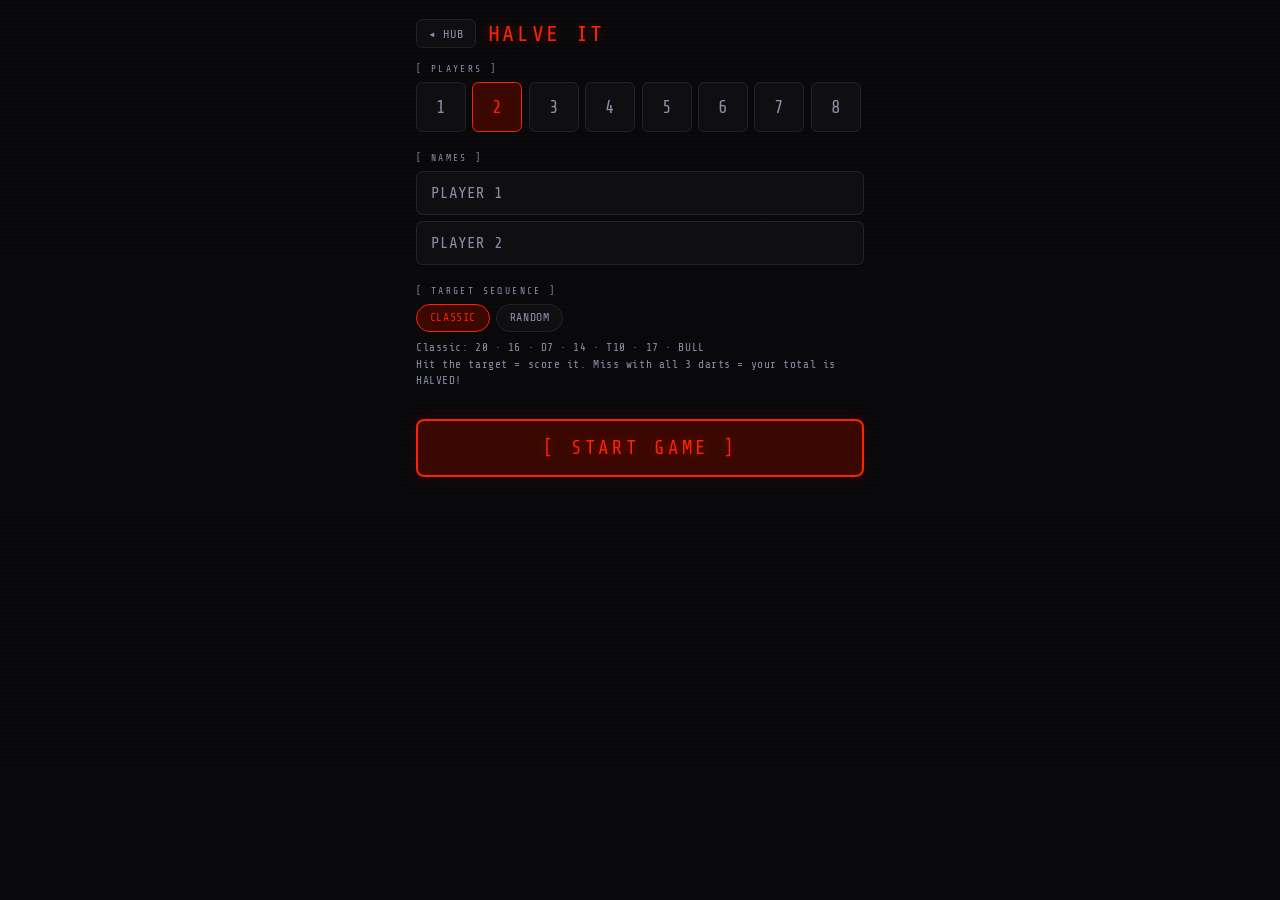
<file: games/halveit.html>
<!DOCTYPE html>
<html lang="en">
<head>
<meta charset="UTF-8">
<meta name="viewport" content="width=device-width, initial-scale=1.0, maximum-scale=1.0, user-scalable=no">
<title>HALVE IT · Darts</title>
<link rel="stylesheet" href="../common.css">
<script src="../sfx.js"></script>
<script src="../utils.js"></script>
<style>
.hv-rows { display: flex; flex-direction: column; }
.hv-row { display: flex; align-items: center; border-bottom: 1px solid var(--border); padding: 0.7rem 0.9rem; gap: 1rem; }
.hv-row.active-row { background: rgba(255,170,0,0.05); }
.hv-pname { flex: 1; font-size: 0.85rem; color: var(--text-dim); letter-spacing: 0.08em; white-space: nowrap; overflow: hidden; text-overflow: ellipsis; }
.hv-row.active-row .hv-pname { color: var(--led-amber); text-shadow: 0 0 6px rgba(255,170,0,0.3); }
.hv-score { font-size: 1.8rem; color: var(--text-bright); min-width: 80px; text-align: right; }
.hv-row.active-row .hv-score { color: var(--led-amber); text-shadow: 0 0 10px rgba(255,170,0,0.3); }
.big-target { text-align: center; padding: 0.2rem 0; }
.big-target .lbl { font-size: 0.52rem; letter-spacing: 0.2em; color: var(--text-dim); }
.big-target .val { font-size: 2.2rem; color: var(--led-green); text-shadow: 0 0 16px var(--led-green-glow); line-height: 1.1; }
.hv-seq { display: flex; gap: 0.25rem; justify-content: center; flex-wrap: wrap; padding: 0.2rem 0; }
.hv-seq-item {
  font-size: 0.62rem; padding: 0.2rem 0.45rem;
  border: 1px solid var(--border); border-radius: 0.3rem;
  color: var(--text-dim); letter-spacing: 0.04em;
}
.hv-seq-item.cur { border-color: var(--led-green); color: var(--led-green); text-shadow: 0 0 6px var(--led-green-glow); }
.hv-seq-item.past { opacity: 0.35; }
.hv-btn-row { display: grid; grid-template-columns: repeat(4, 1fr); gap: 0.35rem; }
</style>
</head>
<body>

<div id="setup-screen" class="setup-wrap">
  <div class="setup-top">
    <a class="back-btn" href="../index.html">◂ HUB</a>
    <div class="setup-title">HALVE IT</div>
  </div>

  <div class="s-section">
    <span class="s-label">[ PLAYERS ]</span>
    <div class="chip-row" id="player-chips">
      <div class="chip" data-n="1">1</div>
      <div class="chip on" data-n="2">2</div>
      <div class="chip" data-n="3">3</div>
      <div class="chip" data-n="4">4</div>
      <div class="chip" data-n="5">5</div>
      <div class="chip" data-n="6">6</div>
      <div class="chip" data-n="7">7</div>
      <div class="chip" data-n="8">8</div>
    </div>
  </div>

  <div class="s-section">
    <span class="s-label">[ NAMES ]</span>
    <div id="player-names"></div>
  </div>

  <div class="s-section">
    <span class="s-label">[ TARGET SEQUENCE ]</span>
    <div class="pill-row">
      <label class="pill on" id="pill-classic"><input type="radio" name="seq" value="classic" checked> CLASSIC</label>
      <label class="pill" id="pill-random"><input type="radio" name="seq" value="random"> RANDOM</label>
    </div>
    <div class="row2-hint" style="margin-top:0.5rem">
      Classic: 20 · 16 · D7 · 14 · T10 · 17 · BULL<br>
      Hit the target = score it. Miss with all 3 darts = your total is HALVED!
    </div>
  </div>

  <button class="btn-start" id="start-btn">[ START GAME ]</button>
</div>

<div id="game-screen" class="game-wrap" style="display:none">
  <div class="top-bar">
    <div style="display:flex;align-items:center">
      <span class="game-logo">HALVE IT</span>
      <span class="r-badge" id="r-badge">R1</span>
    </div>
    <div class="top-btns">
      <button class="theme-btn" id="theme-btn">☀</button>
      <button class="top-btn danger" id="end-btn">END</button>
    </div>
  </div>

  <div class="game-scroll"><div class="hv-rows" id="board"></div></div>

  <div class="input-panel">
    <div class="turn-row">
      <div>
        <div class="turn-lbl">NOW THROWING</div>
        <div class="turn-name" id="turn-name">---</div>
      </div>
      <div class="throw-slots">
        <div class="tslot" id="ts0"></div>
        <div class="tslot" id="ts1"></div>
        <div class="tslot" id="ts2"></div>
      </div>
    </div>

    <div class="big-target">
      <div class="lbl">TARGET THIS ROUND</div>
      <div class="val" id="cur-target">20</div>
    </div>

    <div class="hv-seq" id="seq-bar"></div>

    <div class="hv-btn-row" id="hit-row">
      <button class="tbtn" id="h1-btn" style="font-size:0.85rem">HIT ×1</button>
      <button class="tbtn" id="h2-btn" style="font-size:0.85rem">HIT ×2</button>
      <button class="tbtn" id="h3-btn" style="font-size:0.85rem">HIT ×3</button>
      <button class="tbtn miss-btn" id="miss-btn">MISS</button>
    </div>

    <div class="act-row">
      <button class="btn-undo" id="undo-btn">UNDO</button>
      <button class="btn-next" id="next-btn">NEXT ››</button>
    </div>
  </div>
</div>

<div id="win-overlay">
  <div class="win-icon">✂️</div>
  <div style="text-align:center">
    <div class="win-lbl">WINNER</div>
    <div class="win-name" id="win-name">---</div>
  </div>
  <div class="win-sub" id="win-sub"></div>
  <div class="win-btns">
    <button class="btn-start" id="win-new-btn" style="font-size:1rem;padding:0.8rem">NEW GAME</button>
    <button class="btn-resume" onclick="document.getElementById('win-overlay').classList.remove('show')">VIEW BOARD</button>
  </div>
</div>
<div id="toast"></div>

<script>
'use strict';
initTheme();
document.addEventListener('DOMContentLoaded', () => {
  document.getElementById('theme-btn').addEventListener('click', () => { toggleTheme(); SFX.hit(); });
});

// Targets: {lbl, val} — val is points per single hit; mult in lbl shows required ring
const CLASSIC_SEQ = [
  { lbl: '20',   val: 20, name: '20' },
  { lbl: '16',   val: 16, name: '16' },
  { lbl: 'D7',   val: 14, name: 'DOUBLE 7' },
  { lbl: '14',   val: 14, name: '14' },
  { lbl: 'T10',  val: 30, name: 'TRIPLE 10' },
  { lbl: '17',   val: 17, name: '17' },
  { lbl: 'BULL', val: 25, name: 'BULL' },
];

function randomSeq() {
  const seq = [];
  const used = new Set();
  while (seq.length < 6) {
    const n = 1 + Math.floor(Math.random() * 20);
    if (used.has(n)) continue;
    used.add(n);
    const kind = Math.random();
    if (kind < 0.6)      seq.push({ lbl: String(n), val: n,     name: String(n) });
    else if (kind < 0.85) seq.push({ lbl: 'D' + n,   val: n * 2, name: 'DOUBLE ' + n });
    else                  seq.push({ lbl: 'T' + n,   val: n * 3, name: 'TRIPLE ' + n });
  }
  seq.push({ lbl: 'BULL', val: 25, name: 'BULL' });
  return seq;
}

let G = {}, selN = 2;

document.getElementById('player-chips').addEventListener('click', e => {
  const c = e.target.closest('.chip'); if (!c) return;
  selN = +c.dataset.n;
  document.querySelectorAll('#player-chips .chip').forEach(x => x.classList.toggle('on', x === c));
  buildNameInputs('player-names', selN, 'PLAYER');
});

document.querySelectorAll('.pill input[name="seq"]').forEach(r => {
  r.addEventListener('change', () => {
    document.getElementById('pill-classic').classList.toggle('on', r.value === 'classic' && r.checked);
    document.getElementById('pill-random').classList.toggle('on', r.value === 'random' && r.checked);
  });
});

buildNameInputs('player-names', selN, 'PLAYER');

document.getElementById('start-btn').addEventListener('click', () => {
  const useRandom = document.querySelector('.pill input[value="random"]').checked;
  G = {
    players: getNames('player-names', 'P'),
    seq: useRandom ? randomSeq() : CLASSIC_SEQ.map(t => ({...t})),
    scores: {},
    currentPlayer: 0, currentThrows: [], round: 1, undoStack: []
  };
  G.players.forEach(p => G.scores[p] = 0);
  document.getElementById('setup-screen').style.display = 'none';
  document.getElementById('game-screen').style.display = 'flex';
  renderAll();
});
  if (window.goatcounter) {
    window.goatcounter.count({
      path:  'game-started-halveit',
      title: 'Halve It game started',
      event: true,
    });
  }


function curTarget() { return G.seq[G.round - 1]; }

function renderAll() {
  const cp = G.players[G.currentPlayer];
  const board = document.getElementById('board');
  board.innerHTML = '';
  G.players.forEach(p => {
    const row = document.createElement('div');
    row.className = `hv-row${p === cp ? ' active-row' : ''}`;
    row.innerHTML = `<div class="hv-pname">${p}</div><div class="hv-score">${G.scores[p]}</div>`;
    board.appendChild(row);
  });

  const t = curTarget();
  document.getElementById('turn-name').textContent = cp;
  document.getElementById('cur-target').textContent = t.name;
  document.getElementById('r-badge').textContent = `R${G.round}/${G.seq.length}`;

  // Sequence bar
  const sb = document.getElementById('seq-bar');
  sb.innerHTML = '';
  G.seq.forEach((s, i) => {
    const d = document.createElement('span');
    d.className = `hv-seq-item${i === G.round - 1 ? ' cur' : ''}${i < G.round - 1 ? ' past' : ''}`;
    d.textContent = s.lbl;
    sb.appendChild(d);
  });

  for (let i = 0; i < 3; i++) {
    const sl = document.getElementById(`ts${i}`);
    const th = G.currentThrows[i];
    if (th === undefined) { sl.textContent = ''; sl.className = 'tslot'; }
    else if (th === 0) { sl.textContent = 'MISS'; sl.className = 'tslot miss'; }
    else { sl.textContent = `+${th}`; sl.className = 'tslot hit'; }
  }
}

// hits = how many of the 3 darts hit (records them all at once OR one at a time)
function doThrow(hit) {
  if (G.currentThrows.length >= 3) { toast('END TURN FIRST'); return; }
  G.undoStack.push({ scores: JSON.parse(JSON.stringify(G.scores)), currentThrows: [...G.currentThrows], currentPlayer: G.currentPlayer, round: G.round });

  const cp = G.players[G.currentPlayer];
  const t = curTarget();

  if (hit === 0) {
    SFX.miss();
    G.currentThrows.push(0);
  } else {
    const pts = t.val * hit;
    G.scores[cp] += pts;
    if (hit === 3) SFX.triple(); else if (hit === 2) SFX.double(); else SFX.hit();
    G.currentThrows.push(pts);
  }
  renderAll();
}

document.getElementById('h1-btn').addEventListener('click', () => doThrow(1));
document.getElementById('h2-btn').addEventListener('click', () => doThrow(2));
document.getElementById('h3-btn').addEventListener('click', () => doThrow(3));
document.getElementById('miss-btn').addEventListener('click', () => doThrow(0));

document.getElementById('next-btn').addEventListener('click', () => {
  const cp = G.players[G.currentPlayer];

  // Halving rule: if no dart this turn scored, halve total (round up)
  const anyHit = G.currentThrows.some(th => th > 0);
  if (G.currentThrows.length > 0 && !anyHit) {
    G.scores[cp] = Math.ceil(G.scores[cp] / 2);
    SFX.bust();
    toast(`${cp} HALVED!`);
  } else {
    SFX.next();
  }

  G.currentThrows = [];
  G.currentPlayer = (G.currentPlayer + 1) % G.players.length;
  if (G.currentPlayer === 0) {
    G.round++;
    if (G.round > G.seq.length) { endGame(); return; }
  }
  renderAll();
});

function endGame() {
  let winner = G.players[0], best = -Infinity;
  G.players.forEach(p => { if (G.scores[p] > best) { best = G.scores[p]; winner = p; } });
  showWin(winner, `${G.scores[winner]} PTS`, () => location.reload());
}

document.getElementById('undo-btn').addEventListener('click', () => {
  if (!G.undoStack.length) { toast('NOTHING TO UNDO'); return; }
  const s = G.undoStack.pop();
  G.scores = s.scores; G.currentThrows = s.currentThrows; G.currentPlayer = s.currentPlayer; G.round = s.round;
  renderAll(); toast('UNDONE');
});

document.getElementById('end-btn').addEventListener('click', () => { if (confirm('End game and return to hub?')) location.href = '../index.html'; });
</script>
<!-- <script data-goatcounter="https://jucofuco.goatcounter.com/count"
        async src="//gc.zgo.at/count.js"></script> -->

<script>
(function () {
  // ── 1. CHECK SUPPORT ──────────────────────────────────────────────────────
  // Not all browsers support Wake Lock yet. This check prevents crashes.
  // Supported: Chrome 84+, Edge 84+, Safari 16.4+, Firefox (not yet)
  if (!('wakeLock' in navigator)) {
    console.log('[WakeLock] Not supported on this browser.');
    return; // exit silently — game still works, screen may sleep
  }
 
  // ── 2. HOLD A REFERENCE TO THE LOCK ──────────────────────────────────────
  // We store it so we can release it when needed.
  let wakeLock = null;
 
  // ── 3. REQUEST THE LOCK ───────────────────────────────────────────────────
  // This is async because the browser may need to prompt the user (it usually
  // doesn't, but the API requires it). 'screen' is the only supported type.
  async function acquireWakeLock() {
    try {
      wakeLock = await navigator.wakeLock.request('screen');
      console.log('[WakeLock] Screen will stay on.');
 
      // ── 4. LISTEN FOR AUTOMATIC RELEASE ────────────────────────────────
      // The browser releases the lock automatically when:
      //   · The user switches to another tab
      //   · The user minimises the browser
      //   · The phone screen is locked manually
      // This listener fires when any of those happen.
      wakeLock.addEventListener('release', () => {
        console.log('[WakeLock] Released by browser.');
        wakeLock = null;
      });
 
    } catch (err) {
      // Acquisition can fail if the page isn't visible yet, or on low battery
      // on some devices. This is not a fatal error.
      console.warn('[WakeLock] Could not acquire:', err.name, err.message);
    }
  }
 
  // ── 5. RE-ACQUIRE WHEN THE USER COMES BACK ────────────────────────────────
  // When the user switches away and back, the lock is released automatically
  // (see step 4). This listener re-requests it when they return.
  document.addEventListener('visibilitychange', () => {
    if (document.visibilityState === 'visible' && wakeLock === null) {
      acquireWakeLock();
    }
  });
 
  // ── 6. START IT ────────────────────────────────────────────────────────────
  // Request the lock as soon as the game page loads.
  acquireWakeLock();
})();
</script>

</body>
</html>
</file>
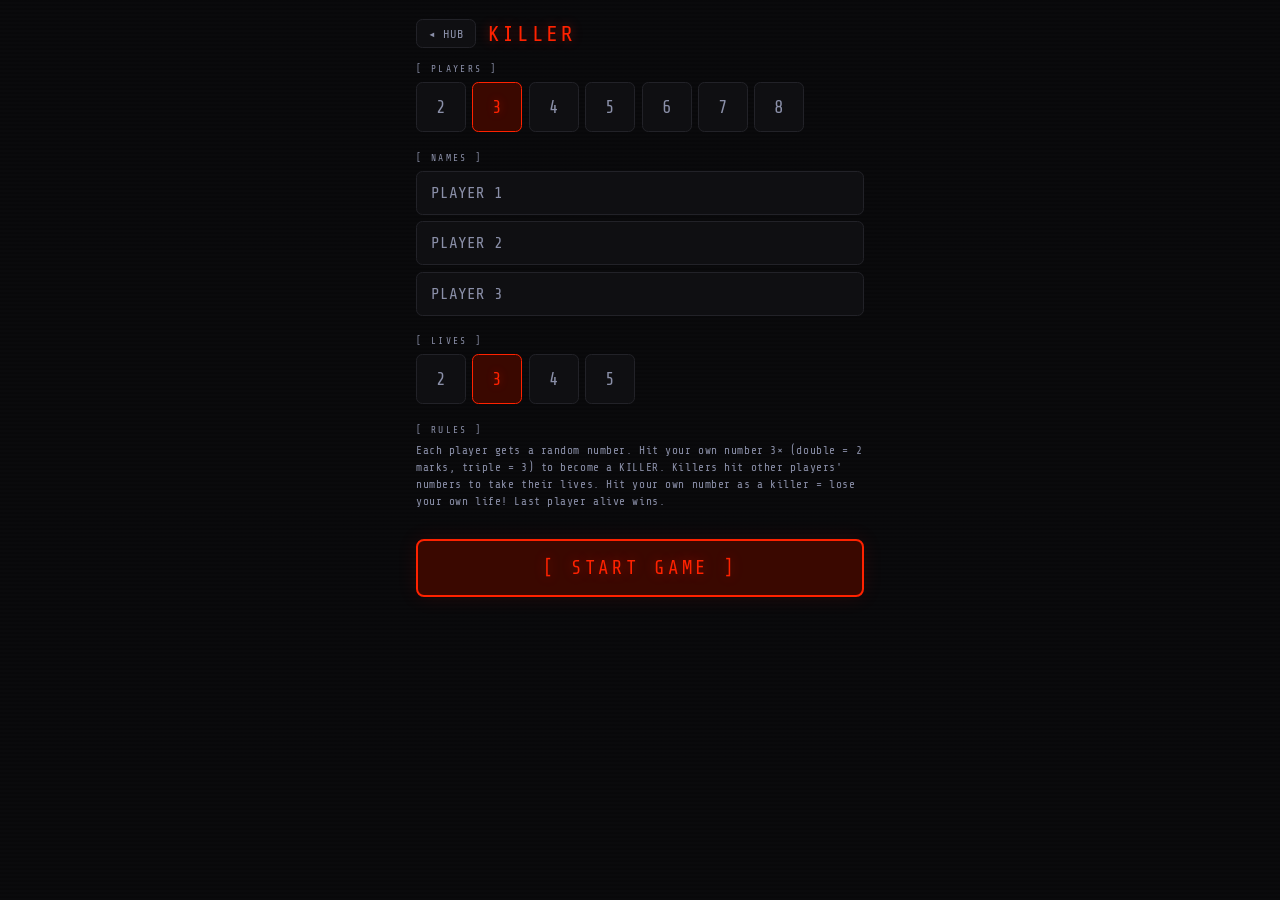
<file: games/killer.html>
<!DOCTYPE html>
<html lang="en">
<head>
<meta charset="UTF-8">
<meta name="viewport" content="width=device-width, initial-scale=1.0, maximum-scale=1.0, user-scalable=no">
<title>KILLER · Darts</title>
<link rel="stylesheet" href="../common.css">
<script src="../sfx.js"></script>
<script src="../utils.js"></script>
<style>
.kl-rows { display: flex; flex-direction: column; }
.kl-row { display: flex; align-items: center; border-bottom: 1px solid var(--border); padding: 0.65rem 0.9rem; gap: 0.8rem; }
.kl-row.active-row { background: rgba(255,170,0,0.05); }
.kl-row.dead-row { opacity: 0.35; }
.kl-num {
  width: 44px; height: 44px;
  border: 1px solid var(--led-red-dim);
  border-radius: 0.4rem;
  display: flex; align-items: center; justify-content: center;
  font-size: 1.2rem; color: var(--led-red);
  text-shadow: 0 0 8px var(--led-red-glow);
  flex-shrink: 0;
}
.kl-row.killer-row .kl-num { border-color: var(--led-green); color: var(--led-green); text-shadow: 0 0 8px var(--led-green-glow); }
.kl-pname { flex: 1; font-size: 0.85rem; color: var(--text-dim); letter-spacing: 0.06em; min-width: 0; white-space: nowrap; overflow: hidden; text-overflow: ellipsis; }
.kl-row.active-row .kl-pname { color: var(--led-amber); }
.kl-status { font-size: 0.55rem; letter-spacing: 0.15em; color: var(--text-dim); }
.kl-status.is-killer { color: var(--led-green); text-shadow: 0 0 6px var(--led-green-glow); }
.kl-lives { display: flex; gap: 4px; flex-shrink: 0; }
.kl-life { width: 12px; height: 12px; border-radius: 50%; background: var(--led-red); box-shadow: 0 0 6px var(--led-red-glow); }
.kl-life.lost { background: transparent; border: 1.5px solid var(--border); box-shadow: none; }
.kl-marks { display: flex; gap: 3px; flex-shrink: 0; }
.kl-mark { width: 9px; height: 9px; border-radius: 50%; background: var(--led-green); box-shadow: 0 0 5px var(--led-green-glow); }
.kl-mark.empty { background: transparent; border: 1px solid var(--border); box-shadow: none; }
.kl-info { font-size: 0.62rem; color: var(--text-dim); text-align: center; letter-spacing: 0.08em; line-height: 1.5; padding: 0.1rem 0; }
</style>
</head>
<body>

<div id="setup-screen" class="setup-wrap">
  <div class="setup-top">
    <a class="back-btn" href="../index.html">◂ HUB</a>
    <div class="setup-title">KILLER</div>
  </div>

  <div class="s-section">
    <span class="s-label">[ PLAYERS ]</span>
    <div class="chip-row" id="player-chips">
      <div class="chip" data-n="2">2</div>
      <div class="chip on" data-n="3">3</div>
      <div class="chip" data-n="4">4</div>
      <div class="chip" data-n="5">5</div>
      <div class="chip" data-n="6">6</div>
      <div class="chip" data-n="7">7</div>
      <div class="chip" data-n="8">8</div>
    </div>
  </div>

  <div class="s-section">
    <span class="s-label">[ NAMES ]</span>
    <div id="player-names"></div>
  </div>

  <div class="s-section">
    <span class="s-label">[ LIVES ]</span>
    <div class="chip-row" id="lives-chips">
      <div class="chip" data-l="2">2</div>
      <div class="chip on" data-l="3">3</div>
      <div class="chip" data-l="4">4</div>
      <div class="chip" data-l="5">5</div>
    </div>
  </div>

  <div class="s-section">
    <span class="s-label">[ RULES ]</span>
    <div class="row2-hint">
      Each player gets a random number. Hit your own number 3× (double = 2 marks, triple = 3) to become a KILLER.
      Killers hit other players' numbers to take their lives. Hit your own number as a killer = lose your own life!
      Last player alive wins.
    </div>
  </div>

  <button class="btn-start" id="start-btn">[ START GAME ]</button>
</div>

<div id="game-screen" class="game-wrap" style="display:none">
  <div class="top-bar">
    <div style="display:flex;align-items:center">
      <span class="game-logo">KILLER</span>
      <span class="r-badge" id="r-badge">R1</span>
    </div>
    <div class="top-btns">
      <button class="theme-btn" id="theme-btn">☀</button>
      <button class="top-btn danger" id="end-btn">END</button>
    </div>
  </div>

  <div class="game-scroll"><div class="kl-rows" id="board"></div></div>

  <div class="input-panel">
    <div class="turn-row">
      <div>
        <div class="turn-lbl">NOW THROWING</div>
        <div class="turn-name" id="turn-name">---</div>
      </div>
      <div class="throw-slots">
        <div class="tslot" id="ts0"></div>
        <div class="tslot" id="ts1"></div>
        <div class="tslot" id="ts2"></div>
      </div>
    </div>

    <div class="kl-info" id="kl-info">Hit your number to build marks</div>

    <div class="mult-row" id="mult-row">
      <button class="mbtn active" data-m="1">SINGLE</button>
      <button class="mbtn" data-m="2">DOUBLE</button>
      <button class="mbtn" data-m="3">TRIPLE</button>
    </div>

    <div class="tgt-grid" id="tgt-grid"></div>

    <div class="act-row">
      <button class="btn-undo" id="undo-btn">UNDO</button>
      <button class="btn-next" id="next-btn">NEXT ››</button>
    </div>
  </div>
</div>

<div id="win-overlay">
  <div class="win-icon">💀</div>
  <div style="text-align:center">
    <div class="win-lbl">LAST ONE STANDING</div>
    <div class="win-name" id="win-name">---</div>
  </div>
  <div class="win-sub" id="win-sub"></div>
  <div class="win-btns">
    <button class="btn-start" id="win-new-btn" style="font-size:1rem;padding:0.8rem">NEW GAME</button>
    <button class="btn-resume" onclick="document.getElementById('win-overlay').classList.remove('show')">VIEW BOARD</button>
  </div>
</div>
<div id="toast"></div>

<script>
'use strict';
initTheme();
document.addEventListener('DOMContentLoaded', () => {
  document.getElementById('theme-btn').addEventListener('click', () => { toggleTheme(); SFX.hit(); });
});

let G = {}, mult = 1, selN = 3, selL = 3;

document.getElementById('player-chips').addEventListener('click', e => {
  const c = e.target.closest('.chip'); if (!c) return;
  selN = +c.dataset.n;
  document.querySelectorAll('#player-chips .chip').forEach(x => x.classList.toggle('on', x === c));
  buildNameInputs('player-names', selN, 'PLAYER');
});

document.getElementById('lives-chips').addEventListener('click', e => {
  const c = e.target.closest('.chip'); if (!c) return;
  selL = +c.dataset.l;
  document.querySelectorAll('#lives-chips .chip').forEach(x => x.classList.toggle('on', x === c));
});

buildNameInputs('player-names', selN, 'PLAYER');

document.getElementById('start-btn').addEventListener('click', () => {
  const players = getNames('player-names', 'P');
  // Assign random distinct numbers 1-20
  const pool = Array.from({length: 20}, (_, i) => i + 1);
  const nums = {};
  players.forEach(p => {
    const i = Math.floor(Math.random() * pool.length);
    nums[p] = pool.splice(i, 1)[0];
  });

  G = {
    players, nums,
    maxLives: selL,
    lives: {}, marks: {},
    currentPlayer: 0, currentThrows: [], round: 1, undoStack: []
  };
  players.forEach(p => { G.lives[p] = selL; G.marks[p] = 0; });

  document.getElementById('setup-screen').style.display = 'none';
  document.getElementById('game-screen').style.display = 'flex';
  renderAll();
});
  if (window.goatcounter) {
    window.goatcounter.count({
      path:  'game-started-killer',
      title: 'Killer game started',
      event: true,
    });
  }


function isKiller(p) { return G.marks[p] >= 3; }
function isAlive(p)  { return G.lives[p] > 0; }

function renderAll() {
  const cp = G.players[G.currentPlayer];
  const board = document.getElementById('board');
  board.innerHTML = '';
  G.players.forEach(p => {
    const row = document.createElement('div');
    const killer = isKiller(p), alive = isAlive(p);
    row.className = `kl-row${p === cp ? ' active-row' : ''}${killer ? ' killer-row' : ''}${!alive ? ' dead-row' : ''}`;

    let livesHtml = '';
    for (let i = 0; i < G.maxLives; i++) livesHtml += `<span class="kl-life${i >= G.lives[p] ? ' lost' : ''}"></span>`;
    let marksHtml = '';
    for (let i = 0; i < 3; i++) marksHtml += `<span class="kl-mark${i >= G.marks[p] ? ' empty' : ''}"></span>`;

    row.innerHTML = `
      <div class="kl-num">${G.nums[p]}</div>
      <div class="kl-pname">${p}<div class="kl-status${killer ? ' is-killer' : ''}">${!alive ? 'OUT' : killer ? '☠ KILLER' : 'BUILDING'}</div></div>
      <div class="kl-marks">${marksHtml}</div>
      <div class="kl-lives">${livesHtml}</div>`;
    board.appendChild(row);
  });

  const cpKiller = isKiller(cp);
  document.getElementById('turn-name').textContent = cp;
  document.getElementById('kl-info').textContent = cpKiller
    ? `YOU ARE A KILLER — hit other players' numbers! (own number = lose a life)`
    : `Hit YOUR number ${G.nums[cp]} — need ${3 - G.marks[cp]} more mark(s)`;
  document.getElementById('r-badge').textContent = `R${G.round}`;
  document.querySelectorAll('#mult-row .mbtn').forEach(b => b.classList.toggle('active', +b.dataset.m === mult));

  // Target grid: each player's number + miss
  const g = document.getElementById('tgt-grid');
  g.innerHTML = '';
  G.players.forEach(p => {
    if (!isAlive(p)) return;
    const b = document.createElement('button');
    b.className = p === cp ? 'tbtn bull' : 'tbtn';
    b.textContent = G.nums[p];
    b.addEventListener('click', () => doThrow(p));
    g.appendChild(b);
  });
  const miss = document.createElement('button');
  miss.className = 'tbtn miss-btn';
  miss.textContent = 'MISS';
  miss.addEventListener('click', () => doThrow(null));
  g.appendChild(miss);

  for (let i = 0; i < 3; i++) {
    const sl = document.getElementById(`ts${i}`);
    const th = G.currentThrows[i];
    if (th === undefined) { sl.textContent = ''; sl.className = 'tslot'; }
    else if (th === null) { sl.textContent = 'MISS'; sl.className = 'tslot miss'; }
    else { sl.textContent = th.lbl; sl.className = th.kind === 'kill' ? 'tslot bust' : 'tslot hit'; }
  }
}

function doThrow(targetPlayer) {
  if (G.currentThrows.length >= 3) { toast('END TURN FIRST'); return; }
  G.undoStack.push({
    lives: JSON.parse(JSON.stringify(G.lives)),
    marks: JSON.parse(JSON.stringify(G.marks)),
    currentThrows: JSON.parse(JSON.stringify(G.currentThrows)),
    currentPlayer: G.currentPlayer, round: G.round
  });

  const cp = G.players[G.currentPlayer];

  if (targetPlayer === null) {
    SFX.miss();
    G.currentThrows.push(null);
    mult = 1;
    renderAll();
    return;
  }

  const num = G.nums[targetPlayer];

  if (targetPlayer === cp) {
    if (isKiller(cp)) {
      // Killer hits own number — loses own lives!
      G.lives[cp] = Math.max(0, G.lives[cp] - mult);
      SFX.bust();
      G.currentThrows.push({ lbl: `-${mult}♥`, kind: 'kill' });
      if (!isAlive(cp)) {
        toast('YOU KILLED YOURSELF!');
        renderAll();
        checkWinOrAdvance();
        return;
      }
    } else {
      // Building marks
      G.marks[cp] = Math.min(3, G.marks[cp] + mult);
      if (isKiller(cp)) { SFX.close(); toast('KILLER!'); }
      else { if (mult === 3) SFX.triple(); else if (mult === 2) SFX.double(); else SFX.hit(); }
      G.currentThrows.push({ lbl: mult > 1 ? `${mult}×${num}` : String(num), kind: 'mark' });
    }
  } else {
    // Hitting another player's number
    if (isKiller(cp)) {
      G.lives[targetPlayer] = Math.max(0, G.lives[targetPlayer] - mult);
      SFX.score();
      G.currentThrows.push({ lbl: `☠${num}`, kind: 'kill' });
      if (!isAlive(targetPlayer)) toast(`${targetPlayer} IS OUT!`);
    } else {
      // Not a killer yet — hitting others does nothing
      SFX.dead();
      G.currentThrows.push({ lbl: `${num}·0`, kind: 'mark' });
      toast('NOT A KILLER YET');
    }
  }

  mult = 1;
  renderAll();
  checkWin();
}

function checkWin() {
  const alive = G.players.filter(isAlive);
  if (alive.length === 1) {
    SFX.checkout();
    setTimeout(() => showWin(alive[0], `SURVIVED WITH ${G.lives[alive[0]]} LIVES`, () => location.reload()), 300);
  }
}

function checkWinOrAdvance() {
  const alive = G.players.filter(isAlive);
  if (alive.length === 1) { checkWin(); return; }
  // Current player died mid-turn — advance
  setTimeout(() => nextPlayer(), 600);
}

function nextPlayer() {
  SFX.next();
  G.currentThrows = [];
  do {
    G.currentPlayer = (G.currentPlayer + 1) % G.players.length;
    if (G.currentPlayer === 0) G.round++;
  } while (!isAlive(G.players[G.currentPlayer]));
  mult = 1;
  renderAll();
}

document.getElementById('next-btn').addEventListener('click', nextPlayer);

document.getElementById('undo-btn').addEventListener('click', () => {
  if (!G.undoStack.length) { toast('NOTHING TO UNDO'); return; }
  const s = G.undoStack.pop();
  G.lives = s.lives; G.marks = s.marks; G.currentThrows = s.currentThrows; G.currentPlayer = s.currentPlayer; G.round = s.round;
  mult = 1; renderAll(); toast('UNDONE');
});

document.querySelectorAll('#mult-row .mbtn').forEach(b => {
  b.addEventListener('click', () => { mult = +b.dataset.m; document.querySelectorAll('#mult-row .mbtn').forEach(x => x.classList.toggle('active', x === b)); });
});

document.getElementById('end-btn').addEventListener('click', () => { if (confirm('End game and return to hub?')) location.href = '../index.html'; });
</script>
<!-- <script data-goatcounter="https://jucofuco.goatcounter.com/count"
        async src="//gc.zgo.at/count.js"></script> -->

<script>
(function () {
  // ── 1. CHECK SUPPORT ──────────────────────────────────────────────────────
  // Not all browsers support Wake Lock yet. This check prevents crashes.
  // Supported: Chrome 84+, Edge 84+, Safari 16.4+, Firefox (not yet)
  if (!('wakeLock' in navigator)) {
    console.log('[WakeLock] Not supported on this browser.');
    return; // exit silently — game still works, screen may sleep
  }
 
  // ── 2. HOLD A REFERENCE TO THE LOCK ──────────────────────────────────────
  // We store it so we can release it when needed.
  let wakeLock = null;
 
  // ── 3. REQUEST THE LOCK ───────────────────────────────────────────────────
  // This is async because the browser may need to prompt the user (it usually
  // doesn't, but the API requires it). 'screen' is the only supported type.
  async function acquireWakeLock() {
    try {
      wakeLock = await navigator.wakeLock.request('screen');
      console.log('[WakeLock] Screen will stay on.');
 
      // ── 4. LISTEN FOR AUTOMATIC RELEASE ────────────────────────────────
      // The browser releases the lock automatically when:
      //   · The user switches to another tab
      //   · The user minimises the browser
      //   · The phone screen is locked manually
      // This listener fires when any of those happen.
      wakeLock.addEventListener('release', () => {
        console.log('[WakeLock] Released by browser.');
        wakeLock = null;
      });
 
    } catch (err) {
      // Acquisition can fail if the page isn't visible yet, or on low battery
      // on some devices. This is not a fatal error.
      console.warn('[WakeLock] Could not acquire:', err.name, err.message);
    }
  }
 
  // ── 5. RE-ACQUIRE WHEN THE USER COMES BACK ────────────────────────────────
  // When the user switches away and back, the lock is released automatically
  // (see step 4). This listener re-requests it when they return.
  document.addEventListener('visibilitychange', () => {
    if (document.visibilityState === 'visible' && wakeLock === null) {
      acquireWakeLock();
    }
  });
 
  // ── 6. START IT ────────────────────────────────────────────────────────────
  // Request the lock as soon as the game page loads.
  acquireWakeLock();
})();
</script>

</body>
</html>
</file>
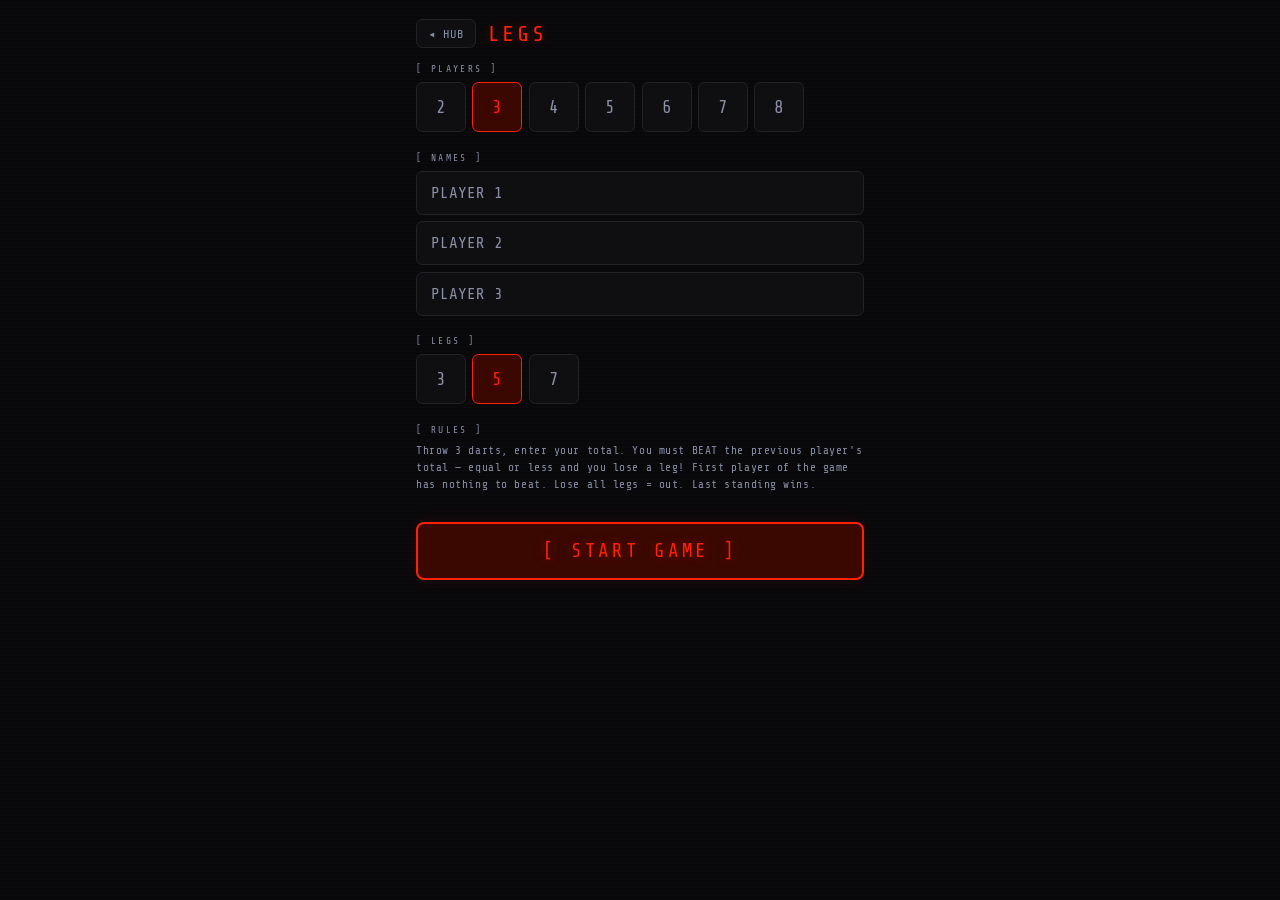
<file: games/legs.html>
<!DOCTYPE html>
<html lang="en">
<head>
<meta charset="UTF-8">
<meta name="viewport" content="width=device-width, initial-scale=1.0, maximum-scale=1.0, user-scalable=no">
<title>LEGS · Darts</title>
<link rel="stylesheet" href="../common.css">
<script src="../sfx.js"></script>
<script src="../utils.js"></script>
<style>
.lg-rows { display: flex; flex-direction: column; }
.lg-row { display: flex; align-items: center; border-bottom: 1px solid var(--border); padding: 0.7rem 0.9rem; gap: 0.9rem; }
.lg-row.active-row { background: rgba(255,170,0,0.05); }
.lg-row.out-row { opacity: 0.35; }
.lg-pname { flex: 1; font-size: 0.85rem; color: var(--text-dim); letter-spacing: 0.08em; white-space: nowrap; overflow: hidden; text-overflow: ellipsis; }
.lg-row.active-row .lg-pname { color: var(--led-amber); text-shadow: 0 0 6px rgba(255,170,0,0.3); }
.lg-legs { display: flex; gap: 5px; flex-shrink: 0; }
.lg-leg { font-size: 1rem; filter: drop-shadow(0 0 4px var(--led-green-glow)); }
.lg-leg.lost { opacity: 0.18; filter: none; }
.lg-last { font-size: 0.62rem; color: var(--text-dim); min-width: 50px; text-align: right; }
.lg-beat { text-align: center; padding: 0.2rem 0; }
.lg-beat .lbl { font-size: 0.52rem; letter-spacing: 0.2em; color: var(--text-dim); }
.lg-beat .val { font-size: 2.2rem; color: var(--led-red); text-shadow: 0 0 14px var(--led-red-glow); line-height: 1.1; }
</style>
</head>
<body>

<div id="setup-screen" class="setup-wrap">
  <div class="setup-top">
    <a class="back-btn" href="../index.html">◂ HUB</a>
    <div class="setup-title">LEGS</div>
  </div>

  <div class="s-section">
    <span class="s-label">[ PLAYERS ]</span>
    <div class="chip-row" id="player-chips">
      <div class="chip" data-n="2">2</div>
      <div class="chip on" data-n="3">3</div>
      <div class="chip" data-n="4">4</div>
      <div class="chip" data-n="5">5</div>
      <div class="chip" data-n="6">6</div>
      <div class="chip" data-n="7">7</div>
      <div class="chip" data-n="8">8</div>
    </div>
  </div>

  <div class="s-section">
    <span class="s-label">[ NAMES ]</span>
    <div id="player-names"></div>
  </div>

  <div class="s-section">
    <span class="s-label">[ LEGS ]</span>
    <div class="chip-row" id="legs-chips">
      <div class="chip" data-l="3">3</div>
      <div class="chip on" data-l="5">5</div>
      <div class="chip" data-l="7">7</div>
    </div>
  </div>

  <div class="s-section">
    <span class="s-label">[ RULES ]</span>
    <div class="row2-hint">
      Throw 3 darts, enter your total. You must BEAT the previous player's total — equal or less and you lose a leg!
      First player of the game has nothing to beat. Lose all legs = out. Last standing wins.
    </div>
  </div>

  <button class="btn-start" id="start-btn">[ START GAME ]</button>
</div>

<div id="game-screen" class="game-wrap" style="display:none">
  <div class="top-bar">
    <div style="display:flex;align-items:center">
      <span class="game-logo">LEGS</span>
      <span class="r-badge" id="r-badge">R1</span>
    </div>
    <div class="top-btns">
      <button class="theme-btn" id="theme-btn">☀</button>
      <button class="top-btn danger" id="end-btn">END</button>
    </div>
  </div>

  <div class="game-scroll"><div class="lg-rows" id="board"></div></div>

  <div class="input-panel">
    <div class="turn-row">
      <div>
        <div class="turn-lbl">NOW THROWING</div>
        <div class="turn-name" id="turn-name">---</div>
      </div>
      <div class="throw-slots">
        <div class="tslot" id="ts0"></div>
        <div class="tslot" id="ts1"></div>
        <div class="tslot" id="ts2"></div>
      </div>
    </div>

    <div class="lg-beat">
      <div class="lbl">SCORE TO BEAT</div>
      <div class="val" id="beat-val">—</div>
    </div>

    <div class="mult-row" id="mult-row">
      <button class="mbtn active" data-m="1">SINGLE</button>
      <button class="mbtn" data-m="2">DOUBLE</button>
      <button class="mbtn" data-m="3">TRIPLE</button>
    </div>

    <div class="tgt-grid" id="tgt-grid"></div>

    <div class="act-row">
      <button class="btn-undo" id="undo-btn">UNDO</button>
      <button class="btn-next" id="next-btn">NEXT ››</button>
    </div>
  </div>
</div>

<div id="win-overlay">
  <div class="win-icon">🦵</div>
  <div style="text-align:center">
    <div class="win-lbl">LAST ONE STANDING</div>
    <div class="win-name" id="win-name">---</div>
  </div>
  <div class="win-sub" id="win-sub"></div>
  <div class="win-btns">
    <button class="btn-start" id="win-new-btn" style="font-size:1rem;padding:0.8rem">NEW GAME</button>
    <button class="btn-resume" onclick="document.getElementById('win-overlay').classList.remove('show')">VIEW BOARD</button>
  </div>
</div>
<div id="toast"></div>

<script>
'use strict';
initTheme();
document.addEventListener('DOMContentLoaded', () => {
  document.getElementById('theme-btn').addEventListener('click', () => { toggleTheme(); SFX.hit(); });
});

let G = {}, mult = 1, selN = 3, selL = 5;

document.getElementById('player-chips').addEventListener('click', e => {
  const c = e.target.closest('.chip'); if (!c) return;
  selN = +c.dataset.n;
  document.querySelectorAll('#player-chips .chip').forEach(x => x.classList.toggle('on', x === c));
  buildNameInputs('player-names', selN, 'PLAYER');
});

document.getElementById('legs-chips').addEventListener('click', e => {
  const c = e.target.closest('.chip'); if (!c) return;
  selL = +c.dataset.l;
  document.querySelectorAll('#legs-chips .chip').forEach(x => x.classList.toggle('on', x === c));
});

buildNameInputs('player-names', selN, 'PLAYER');

document.getElementById('start-btn').addEventListener('click', () => {
  G = {
    players: getNames('player-names', 'P'),
    maxLegs: selL,
    legs: {}, lastScore: {},
    toBeat: null,           // score the current player must beat (null for very first turn)
    currentPlayer: 0, currentThrows: [], round: 1, undoStack: []
  };
  G.players.forEach(p => { G.legs[p] = selL; G.lastScore[p] = null; });
  document.getElementById('setup-screen').style.display = 'none';
  document.getElementById('game-screen').style.display = 'flex';
  buildGrid();
  renderAll();
});
  if (window.goatcounter) {
    window.goatcounter.count({
      path:  'game-started-legs',
      title: 'Legs game started',
      event: true,
    });
  }


function isAlive(p) { return G.legs[p] > 0; }
function turnTotal() {
  return G.currentThrows.reduce((s, th) => s + (th ? th.val * th.m : 0), 0);
}

function buildGrid() {
  const g = document.getElementById('tgt-grid');
  g.innerHTML = '';
  for (let n = 1; n <= 20; n++) {
    const b = document.createElement('button');
    b.className = 'tbtn x01';
    b.textContent = n;
    b.addEventListener('click', () => doThrow(n));
    g.appendChild(b);
  }
  const bull = document.createElement('button');
  bull.className = 'tbtn x01 bull';
  bull.textContent = 'BULL';
  bull.addEventListener('click', () => doThrow(25));
  g.appendChild(bull);
  const miss = document.createElement('button');
  miss.className = 'tbtn miss-btn';
  miss.textContent = 'MISS';
  miss.addEventListener('click', () => doThrow(0));
  g.appendChild(miss);
}

function renderAll() {
  const cp = G.players[G.currentPlayer];
  const board = document.getElementById('board');
  board.innerHTML = '';
  G.players.forEach(p => {
    const row = document.createElement('div');
    row.className = `lg-row${p === cp ? ' active-row' : ''}${!isAlive(p) ? ' out-row' : ''}`;
    let legsHtml = '';
    for (let i = 0; i < G.maxLegs; i++) legsHtml += `<span class="lg-leg${i >= G.legs[p] ? ' lost' : ''}">🦵</span>`;
    row.innerHTML = `
      <div class="lg-pname">${p}${!isAlive(p) ? ' · OUT' : ''}</div>
      <div class="lg-legs">${legsHtml}</div>
      <div class="lg-last">${G.lastScore[p] !== null ? G.lastScore[p] : ''}</div>`;
    board.appendChild(row);
  });

  document.getElementById('turn-name').textContent = cp;
  document.getElementById('beat-val').textContent = G.toBeat === null ? '—' : `> ${G.toBeat}`;
  document.getElementById('r-badge').textContent = `R${G.round}`;
  document.querySelectorAll('#mult-row .mbtn').forEach(b => b.classList.toggle('active', +b.dataset.m === mult));

  for (let i = 0; i < 3; i++) {
    const sl = document.getElementById(`ts${i}`);
    const th = G.currentThrows[i];
    if (th === undefined) { sl.textContent = ''; sl.className = 'tslot'; }
    else if (th === null) { sl.textContent = 'MISS'; sl.className = 'tslot miss'; }
    else {
      sl.textContent = th.m > 1 ? `${th.m}×${th.val === 25 ? 'B' : th.val}` : (th.val === 25 ? 'BULL' : String(th.val));
      sl.className = 'tslot hit';
    }
  }
}

function doThrow(val) {
  if (G.currentThrows.length >= 3) { toast('END TURN FIRST'); return; }
  G.undoStack.push({
    legs: JSON.parse(JSON.stringify(G.legs)),
    lastScore: JSON.parse(JSON.stringify(G.lastScore)),
    toBeat: G.toBeat,
    currentThrows: JSON.parse(JSON.stringify(G.currentThrows)),
    currentPlayer: G.currentPlayer, round: G.round
  });

  if (val === 0) {
    SFX.miss();
    G.currentThrows.push(null);
  } else {
    if (mult === 3) SFX.triple(); else if (mult === 2) SFX.double(); else SFX.hit();
    G.currentThrows.push({ val, m: mult });
  }
  mult = 1;
  renderAll();
}

document.getElementById('next-btn').addEventListener('click', () => {
  const cp = G.players[G.currentPlayer];
  const total = turnTotal();
  G.lastScore[cp] = total;

  // Did they beat the target?
  if (G.toBeat !== null && total <= G.toBeat) {
    G.legs[cp]--;
    SFX.bust();
    toast(`${cp} LOSES A LEG! (${total} ≤ ${G.toBeat})`);
    if (!isAlive(cp)) toast(`${cp} IS OUT!`);
  } else {
    SFX.next();
  }

  // The new score to beat is this player's total (only if they're still in and scored)
  G.toBeat = total;

  // Win check
  const alive = G.players.filter(isAlive);
  if (alive.length === 1) {
    SFX.checkout();
    renderAll();
    setTimeout(() => showWin(alive[0], `${G.legs[alive[0]]} LEGS LEFT`, () => location.reload()), 400);
    return;
  }

  // Advance to next alive player
  G.currentThrows = [];
  do {
    G.currentPlayer = (G.currentPlayer + 1) % G.players.length;
    if (G.currentPlayer === 0) G.round++;
  } while (!isAlive(G.players[G.currentPlayer]));

  mult = 1;
  renderAll();
});

document.getElementById('undo-btn').addEventListener('click', () => {
  if (!G.undoStack.length) { toast('NOTHING TO UNDO'); return; }
  const s = G.undoStack.pop();
  G.legs = s.legs; G.lastScore = s.lastScore; G.toBeat = s.toBeat;
  G.currentThrows = s.currentThrows; G.currentPlayer = s.currentPlayer; G.round = s.round;
  mult = 1; renderAll(); toast('UNDONE');
});

document.querySelectorAll('#mult-row .mbtn').forEach(b => {
  b.addEventListener('click', () => { mult = +b.dataset.m; document.querySelectorAll('#mult-row .mbtn').forEach(x => x.classList.toggle('active', x === b)); });
});

document.getElementById('end-btn').addEventListener('click', () => { if (confirm('End game and return to hub?')) location.href = '../index.html'; });
</script>
<!-- <script data-goatcounter="https://jucofuco.goatcounter.com/count"
        async src="//gc.zgo.at/count.js"></script> -->

<script>
(function () {
  // ── 1. CHECK SUPPORT ──────────────────────────────────────────────────────
  // Not all browsers support Wake Lock yet. This check prevents crashes.
  // Supported: Chrome 84+, Edge 84+, Safari 16.4+, Firefox (not yet)
  if (!('wakeLock' in navigator)) {
    console.log('[WakeLock] Not supported on this browser.');
    return; // exit silently — game still works, screen may sleep
  }
 
  // ── 2. HOLD A REFERENCE TO THE LOCK ──────────────────────────────────────
  // We store it so we can release it when needed.
  let wakeLock = null;
 
  // ── 3. REQUEST THE LOCK ───────────────────────────────────────────────────
  // This is async because the browser may need to prompt the user (it usually
  // doesn't, but the API requires it). 'screen' is the only supported type.
  async function acquireWakeLock() {
    try {
      wakeLock = await navigator.wakeLock.request('screen');
      console.log('[WakeLock] Screen will stay on.');
 
      // ── 4. LISTEN FOR AUTOMATIC RELEASE ────────────────────────────────
      // The browser releases the lock automatically when:
      //   · The user switches to another tab
      //   · The user minimises the browser
      //   · The phone screen is locked manually
      // This listener fires when any of those happen.
      wakeLock.addEventListener('release', () => {
        console.log('[WakeLock] Released by browser.');
        wakeLock = null;
      });
 
    } catch (err) {
      // Acquisition can fail if the page isn't visible yet, or on low battery
      // on some devices. This is not a fatal error.
      console.warn('[WakeLock] Could not acquire:', err.name, err.message);
    }
  }
 
  // ── 5. RE-ACQUIRE WHEN THE USER COMES BACK ────────────────────────────────
  // When the user switches away and back, the lock is released automatically
  // (see step 4). This listener re-requests it when they return.
  document.addEventListener('visibilitychange', () => {
    if (document.visibilityState === 'visible' && wakeLock === null) {
      acquireWakeLock();
    }
  });
 
  // ── 6. START IT ────────────────────────────────────────────────────────────
  // Request the lock as soon as the game page loads.
  acquireWakeLock();
})();
</script>

</body>
</html>
</file>
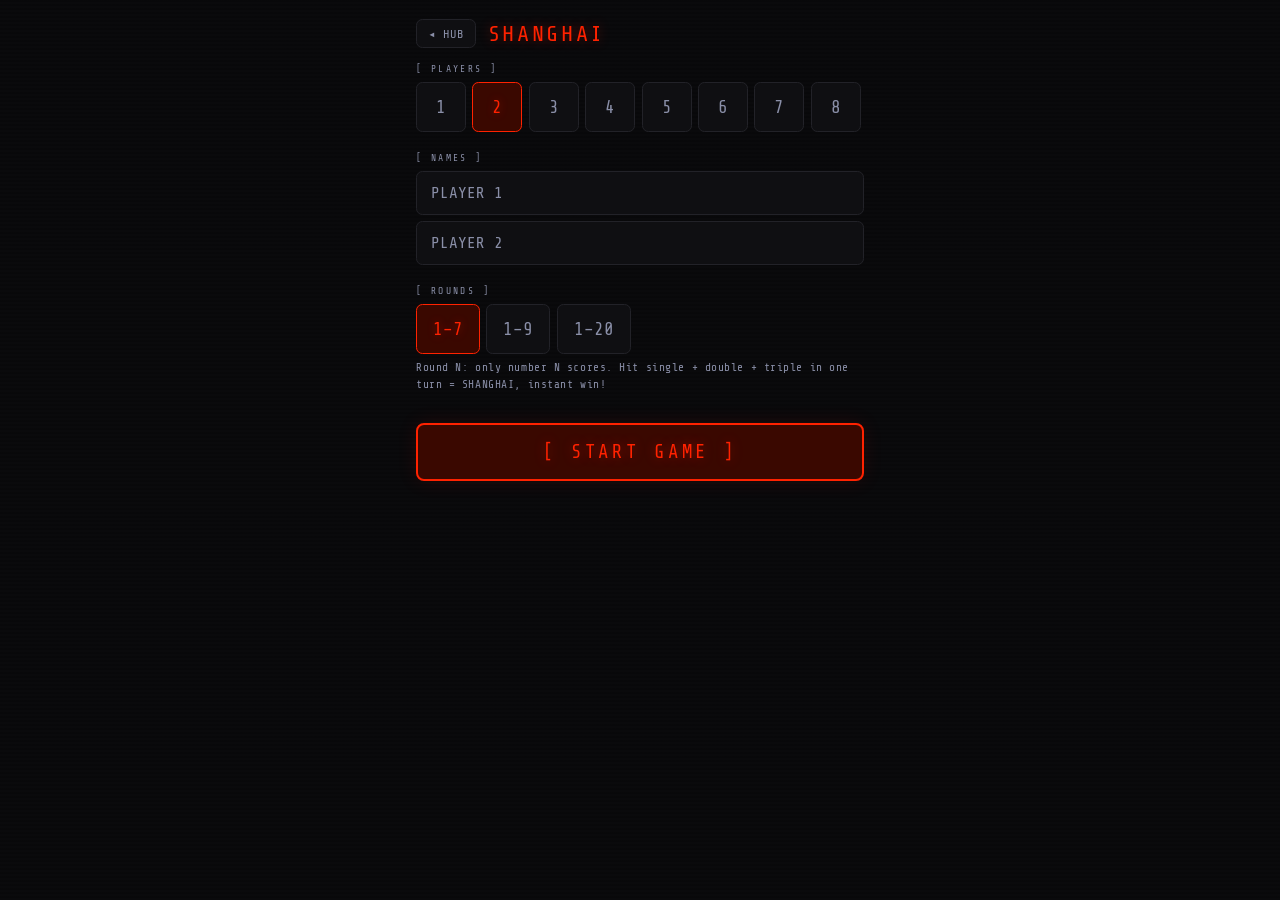
<file: games/shanghai.html>
<!DOCTYPE html>
<html lang="en">
<head>
<meta charset="UTF-8">
<meta name="viewport" content="width=device-width, initial-scale=1.0, maximum-scale=1.0, user-scalable=no">
<title>SHANGHAI · Darts</title>
<link rel="stylesheet" href="../common.css">
<script src="../sfx.js"></script>
<script src="../utils.js"></script>
<style>
.sh-rows { display: flex; flex-direction: column; }
.sh-row { display: flex; align-items: center; border-bottom: 1px solid var(--border); padding: 0.7rem 0.9rem; gap: 1rem; }
.sh-row.active-row { background: rgba(255,170,0,0.05); }
.sh-pname { flex: 1; font-size: 0.85rem; color: var(--text-dim); letter-spacing: 0.08em; white-space: nowrap; overflow: hidden; text-overflow: ellipsis; }
.sh-row.active-row .sh-pname { color: var(--led-amber); text-shadow: 0 0 6px rgba(255,170,0,0.3); }
.sh-score { font-size: 1.8rem; color: var(--text-bright); min-width: 80px; text-align: right; }
.sh-row.active-row .sh-score { color: var(--led-amber); text-shadow: 0 0 10px rgba(255,170,0,0.3); }
.big-target { text-align: center; padding: 0.2rem 0; }
.big-target .lbl { font-size: 0.52rem; letter-spacing: 0.2em; color: var(--text-dim); }
.big-target .val { font-size: 2.4rem; color: var(--led-green); text-shadow: 0 0 16px var(--led-green-glow); line-height: 1.1; }
.sh-btn-row { display: grid; grid-template-columns: repeat(4, 1fr); gap: 0.35rem; }
</style>
</head>
<body>

<div id="setup-screen" class="setup-wrap">
  <div class="setup-top">
    <a class="back-btn" href="../index.html">◂ HUB</a>
    <div class="setup-title">SHANGHAI</div>
  </div>

  <div class="s-section">
    <span class="s-label">[ PLAYERS ]</span>
    <div class="chip-row" id="player-chips">
      <div class="chip" data-n="1">1</div>
      <div class="chip on" data-n="2">2</div>
      <div class="chip" data-n="3">3</div>
      <div class="chip" data-n="4">4</div>
      <div class="chip" data-n="5">5</div>
      <div class="chip" data-n="6">6</div>
      <div class="chip" data-n="7">7</div>
      <div class="chip" data-n="8">8</div>
    </div>
  </div>

  <div class="s-section">
    <span class="s-label">[ NAMES ]</span>
    <div id="player-names"></div>
  </div>

  <div class="s-section">
    <span class="s-label">[ ROUNDS ]</span>
    <div class="chip-row" id="rounds-chips">
      <div class="chip on" data-r="7" style="width:auto;padding:0 1rem">1–7</div>
      <div class="chip" data-r="9" style="width:auto;padding:0 1rem">1–9</div>
      <div class="chip" data-r="20" style="width:auto;padding:0 1rem">1–20</div>
    </div>
    <div class="row2-hint" style="margin-top:0.4rem">Round N: only number N scores. Hit single + double + triple in one turn = SHANGHAI, instant win!</div>
  </div>

  <button class="btn-start" id="start-btn">[ START GAME ]</button>
</div>

<div id="game-screen" class="game-wrap" style="display:none">
  <div class="top-bar">
    <div style="display:flex;align-items:center">
      <span class="game-logo">SHANGHAI</span>
      <span class="r-badge" id="r-badge">R1</span>
    </div>
    <div class="top-btns">
      <button class="theme-btn" id="theme-btn">☀</button>
      <button class="top-btn danger" id="end-btn">END</button>
    </div>
  </div>

  <div class="game-scroll"><div class="sh-rows" id="board"></div></div>

  <div class="input-panel">
    <div class="turn-row">
      <div>
        <div class="turn-lbl">NOW THROWING</div>
        <div class="turn-name" id="turn-name">---</div>
      </div>
      <div class="throw-slots">
        <div class="tslot" id="ts0"></div>
        <div class="tslot" id="ts1"></div>
        <div class="tslot" id="ts2"></div>
      </div>
    </div>

    <div class="big-target">
      <div class="lbl">THIS ROUND ONLY</div>
      <div class="val" id="cur-target">1</div>
    </div>

    <div class="sh-btn-row">
      <button class="tbtn" id="s-btn" style="font-size:0.85rem">SINGLE</button>
      <button class="tbtn" id="d-btn" style="font-size:0.85rem">DOUBLE</button>
      <button class="tbtn" id="t-btn" style="font-size:0.85rem">TRIPLE</button>
      <button class="tbtn miss-btn" id="miss-btn">MISS</button>
    </div>

    <div class="act-row">
      <button class="btn-undo" id="undo-btn">UNDO</button>
      <button class="btn-next" id="next-btn">NEXT ››</button>
    </div>
  </div>
</div>

<div id="win-overlay">
  <div class="win-icon">🀄</div>
  <div style="text-align:center">
    <div class="win-lbl">WINNER</div>
    <div class="win-name" id="win-name">---</div>
  </div>
  <div class="win-sub" id="win-sub"></div>
  <div class="win-btns">
    <button class="btn-start" id="win-new-btn" style="font-size:1rem;padding:0.8rem">NEW GAME</button>
    <button class="btn-resume" onclick="document.getElementById('win-overlay').classList.remove('show')">VIEW BOARD</button>
  </div>
</div>
<div id="toast"></div>

<script>
'use strict';
initTheme();
document.addEventListener('DOMContentLoaded', () => {
  document.getElementById('theme-btn').addEventListener('click', () => { toggleTheme(); SFX.hit(); });
});

let G = {}, selN = 2, selR = 7;

document.getElementById('player-chips').addEventListener('click', e => {
  const c = e.target.closest('.chip'); if (!c) return;
  selN = +c.dataset.n;
  document.querySelectorAll('#player-chips .chip').forEach(x => x.classList.toggle('on', x === c));
  buildNameInputs('player-names', selN, 'PLAYER');
});

document.getElementById('rounds-chips').addEventListener('click', e => {
  const c = e.target.closest('.chip'); if (!c) return;
  selR = +c.dataset.r;
  document.querySelectorAll('#rounds-chips .chip').forEach(x => x.classList.toggle('on', x === c));
});

buildNameInputs('player-names', selN, 'PLAYER');

document.getElementById('start-btn').addEventListener('click', () => {
  G = {
    players: getNames('player-names', 'P'),
    maxRounds: selR,
    scores: {},
    currentPlayer: 0, currentThrows: [], round: 1, undoStack: []
  };
  G.players.forEach(p => G.scores[p] = 0);
  document.getElementById('setup-screen').style.display = 'none';
  document.getElementById('game-screen').style.display = 'flex';
  renderAll();
});
  if (window.goatcounter) {
    window.goatcounter.count({
      path:  'game-started-shanghai',
      title: 'Shanghai game started',
      event: true,
    });
  }


function renderAll() {
  const cp = G.players[G.currentPlayer];
  const board = document.getElementById('board');
  board.innerHTML = '';
  // Sort by score for display? No — keep order, just show scores
  G.players.forEach(p => {
    const row = document.createElement('div');
    row.className = `sh-row${p === cp ? ' active-row' : ''}`;
    row.innerHTML = `<div class="sh-pname">${p}</div><div class="sh-score">${G.scores[p]}</div>`;
    board.appendChild(row);
  });
  document.getElementById('turn-name').textContent = cp;
  document.getElementById('cur-target').textContent = G.round;
  document.getElementById('r-badge').textContent = `R${G.round}/${G.maxRounds}`;

  for (let i = 0; i < 3; i++) {
    const sl = document.getElementById(`ts${i}`);
    const th = G.currentThrows[i];
    if (th === undefined) { sl.textContent = ''; sl.className = 'tslot'; }
    else if (th === null) { sl.textContent = 'MISS'; sl.className = 'tslot miss'; }
    else { sl.textContent = th.m > 1 ? `${th.m}×${G.round}` : String(G.round); sl.className = 'tslot hit'; }
  }
}

function doThrow(m) {
  if (G.currentThrows.length >= 3) { toast('END TURN FIRST'); return; }
  G.undoStack.push({ scores: JSON.parse(JSON.stringify(G.scores)), currentThrows: JSON.parse(JSON.stringify(G.currentThrows)), currentPlayer: G.currentPlayer, round: G.round });

  const cp = G.players[G.currentPlayer];
  if (m === 0) {
    SFX.miss();
    G.currentThrows.push(null);
  } else {
    G.scores[cp] += G.round * m;
    if (m === 3) SFX.triple(); else if (m === 2) SFX.double(); else SFX.hit();
    G.currentThrows.push({ m });
    // Shanghai check: single + double + triple in this turn
    const mults = G.currentThrows.filter(t => t).map(t => t.m);
    if (mults.includes(1) && mults.includes(2) && mults.includes(3)) {
      SFX.checkout();
      renderAll();
      setTimeout(() => showWin(cp, `SHANGHAI! ON ${G.round}s  ·  ${G.scores[cp]} PTS`, () => location.reload()), 300);
      return;
    }
  }
  renderAll();
}

document.getElementById('s-btn').addEventListener('click', () => doThrow(1));
document.getElementById('d-btn').addEventListener('click', () => doThrow(2));
document.getElementById('t-btn').addEventListener('click', () => doThrow(3));
document.getElementById('miss-btn').addEventListener('click', () => doThrow(0));

document.getElementById('next-btn').addEventListener('click', () => {
  SFX.next();
  G.currentThrows = [];
  G.currentPlayer = (G.currentPlayer + 1) % G.players.length;
  if (G.currentPlayer === 0) {
    G.round++;
    if (G.round > G.maxRounds) { endGame(); return; }
  }
  renderAll();
});

function endGame() {
  let winner = G.players[0], best = -Infinity;
  G.players.forEach(p => { if (G.scores[p] > best) { best = G.scores[p]; winner = p; } });
  showWin(winner, `${G.scores[winner]} PTS AFTER ${G.maxRounds} ROUNDS`, () => location.reload());
}

document.getElementById('undo-btn').addEventListener('click', () => {
  if (!G.undoStack.length) { toast('NOTHING TO UNDO'); return; }
  const s = G.undoStack.pop();
  G.scores = s.scores; G.currentThrows = s.currentThrows; G.currentPlayer = s.currentPlayer; G.round = s.round;
  renderAll(); toast('UNDONE');
});

document.getElementById('end-btn').addEventListener('click', () => { if (confirm('End game and return to hub?')) location.href = '../index.html'; });
</script>
<!-- <script data-goatcounter="https://jucofuco.goatcounter.com/count"
        async src="//gc.zgo.at/count.js"></script> -->

<script>
(function () {
  // ── 1. CHECK SUPPORT ──────────────────────────────────────────────────────
  // Not all browsers support Wake Lock yet. This check prevents crashes.
  // Supported: Chrome 84+, Edge 84+, Safari 16.4+, Firefox (not yet)
  if (!('wakeLock' in navigator)) {
    console.log('[WakeLock] Not supported on this browser.');
    return; // exit silently — game still works, screen may sleep
  }
 
  // ── 2. HOLD A REFERENCE TO THE LOCK ──────────────────────────────────────
  // We store it so we can release it when needed.
  let wakeLock = null;
 
  // ── 3. REQUEST THE LOCK ───────────────────────────────────────────────────
  // This is async because the browser may need to prompt the user (it usually
  // doesn't, but the API requires it). 'screen' is the only supported type.
  async function acquireWakeLock() {
    try {
      wakeLock = await navigator.wakeLock.request('screen');
      console.log('[WakeLock] Screen will stay on.');
 
      // ── 4. LISTEN FOR AUTOMATIC RELEASE ────────────────────────────────
      // The browser releases the lock automatically when:
      //   · The user switches to another tab
      //   · The user minimises the browser
      //   · The phone screen is locked manually
      // This listener fires when any of those happen.
      wakeLock.addEventListener('release', () => {
        console.log('[WakeLock] Released by browser.');
        wakeLock = null;
      });
 
    } catch (err) {
      // Acquisition can fail if the page isn't visible yet, or on low battery
      // on some devices. This is not a fatal error.
      console.warn('[WakeLock] Could not acquire:', err.name, err.message);
    }
  }
 
  // ── 5. RE-ACQUIRE WHEN THE USER COMES BACK ────────────────────────────────
  // When the user switches away and back, the lock is released automatically
  // (see step 4). This listener re-requests it when they return.
  document.addEventListener('visibilitychange', () => {
    if (document.visibilityState === 'visible' && wakeLock === null) {
      acquireWakeLock();
    }
  });
 
  // ── 6. START IT ────────────────────────────────────────────────────────────
  // Request the lock as soon as the game page loads.
  acquireWakeLock();
})();
</script>

</body>
</html>
</file>
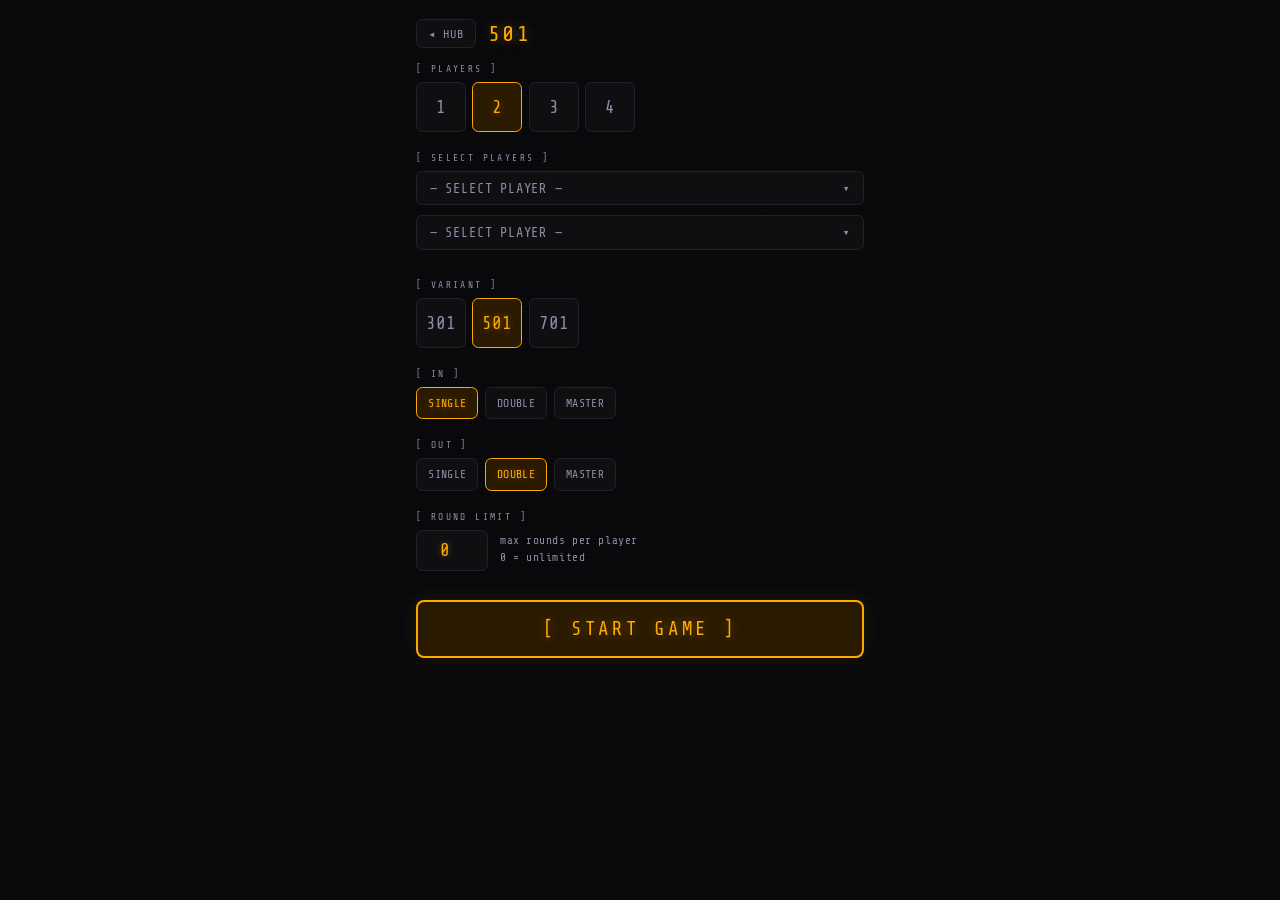
<file: games/x01.html>
<!DOCTYPE html>
<html lang="en">
<head>
<meta charset="UTF-8">
<meta name="viewport" content="width=device-width, initial-scale=1.0, maximum-scale=1.0, user-scalable=no">
<title>X01 · Darts</title>
<link rel="stylesheet" href="../common.css">
<style>
  /* ── Player selection slots (same component cricket.html uses — there's
     no shared place for this yet, so each page that needs buildPlayerSlot()
     keeps its own copy, same as profile.html/stats.html do for escapeHtml()
     below) ── */
  .ps-slot {
    position: relative;
    margin-bottom: 0.6rem;
  }
  .ps-selected {
    display: flex;
    align-items: center;
    justify-content: space-between;
    background: var(--panel);
    border: 1px solid var(--border);
    border-radius: 0.35rem;
    padding: 0.55rem 0.8rem;
    cursor: pointer;
    font-size: 0.85rem;
    letter-spacing: 0.06em;
    color: var(--text-dim);
  }
  .ps-selected:active { opacity: 0.7; }
  /* Amber instead of cricket's red, to match this page's accent color */
  .ps-chosen-filled { color: var(--led-amber); }
  .ps-caret { font-size: 0.7rem; color: var(--text-dim); }
  .ps-dropdown {
    position: absolute;
    left: 0; right: 0;
    background: var(--panel);
    border: 1px solid var(--border);
    border-top: none;
    border-radius: 0 0 0.35rem 0.35rem;
    z-index: 100;
    max-height: 280px;
    overflow-y: auto;
  }
  .ps-search {
    display: block;
    width: 100%;
    box-sizing: border-box;
    background: transparent;
    border: none;
    border-bottom: 1px solid var(--border);
    color: var(--text-bright);
    font-family: var(--seg);
    font-size: 0.8rem;
    padding: 0.5rem 0.8rem;
    outline: none;
    letter-spacing: 0.06em;
  }
  .ps-row {
    padding: 0.55rem 0.8rem;
    font-size: 0.82rem;
    letter-spacing: 0.05em;
    color: var(--text-bright);
    cursor: pointer;
  }
  .ps-row:active, .ps-row:hover { background: var(--border); }
  .ps-guest   { color: var(--text-dim); font-style: italic; }
  .ps-add-new { color: var(--led-amber); border-top: 1px solid var(--border); }
  .ps-new-form {
    padding: 0.6rem 0.8rem 0.8rem;
    border-top: 1px solid var(--border);
    background: var(--bg);
  }
  .ps-new-hint {
    font-size: 0.6rem;
    color: var(--text-dim);
    letter-spacing: 0.05em;
    margin: 0.3rem 0 0.2rem;
  }
  .ps-new-cancel {
    background: none;
    border: none;
    color: var(--text-dim);
    font-family: var(--seg);
    font-size: 0.7rem;
    letter-spacing: 0.08em;
    padding: 0.3rem 0;
    cursor: pointer;
    display: block;
    margin-top: 0.2rem;
  }

  /* ── Win overlay stats table (same as cricket.html) ── */
  .win-stats {
    margin-top: 0.8rem;
    width: 100%;
    font-size: 0.78rem;
    border-collapse: collapse;
  }
  .win-stats td {
    padding: 0.2rem 0.5rem;
    text-align: center;
    color: var(--text-dim);
  }
  .win-stats .ws-name { font-size: 0.7rem; letter-spacing: 0.06em; }
  .win-stats .ws-val  { color: var(--text-bright); font-size: 0.88rem; }
  .win-stats .ws-avg  { color: var(--text-dim); font-size: 0.68rem; }

  /* ── x01-specific additions (new) ── */
  /* Darts-thrown + running-PPD readout in the scoreboard's right column */
  .x01-ppd-lbl {
    font-size: 0.6rem;
    color: var(--text-dim);
    letter-spacing: 0.04em;
    margin-bottom: 0.3rem;
  }
  /* Shown under a player's score while they still need to satisfy
     double-in / master-in before their darts start counting */
  .x01-need-in {
    font-size: 0.6rem;
    color: var(--led-amber);
    letter-spacing: 0.05em;
    margin-top: 0.15rem;
  }

  /* ── Compact single-row turn bar (tweak 2026-10-31) ────────────────
     Name + icon-only mode buttons + throw boxes share ONE row, so the
     mode selector costs no extra vertical space. Long names truncate
     with an ellipsis (the full name is still on the scoreboard above),
     mode buttons never shrink, and throw boxes are 40px (not 46px) so
     the whole row fits a 412px Pixel 6 screen. ── */
  .turn-row { gap: 0.4rem; }
  .turn-name-wrap { min-width: 0; flex: 1 1 auto; }
  .turn-name { white-space: nowrap; overflow: hidden; text-overflow: ellipsis; }
  .score-mode-row { flex-shrink: 0; }
  .throw-slots { flex-shrink: 0; }
  .throw-slots .tslot { width: 40px; height: 32px; }

  /* .chip is a fixed 50x50 square in common.css, sized for a single digit
     (player count / variant chips). IN/OUT chips hold full words
     (SINGLE/DOUBLE/MASTER), which were overlapping inside that fixed
     square — so widen just these two chip-rows to auto-size instead. */
  #in-chips .chip,
  #out-chips .chip {
    width: auto;
    height: auto;
    padding: 0.55rem 0.7rem;
    font-size: 0.72rem;
    letter-spacing: 0.03em;
  }
</style>

<script src="../sfx.js"></script>
<script src="../utils.js"></script>
<script src="../dartlogic.js"></script>
<script src="../players.js"></script>
</head>
<body>

<!-- ══════════════════════════════════════
     SETUP SCREEN 
══════════════════════════════════════ -->
<div id="setup-screen" class="setup-wrap">

  <div class="setup-top">
    <a class="back-btn" href="../index.html">◂ HUB</a>
    <div class="setup-title amber" id="setup-title">501</div>
  </div>

  <!-- ── Player count: 1–4 ── -->
  <div class="s-section">
    <span class="s-label">[ PLAYERS ]</span>
    <div class="chip-row" id="player-chips">
      <div class="chip" data-n="1">1</div>
      <div class="chip on amber" data-n="2">2</div>
      <div class="chip" data-n="3">3</div>
      <div class="chip" data-n="4">4</div>
    </div>
  </div>

  <!-- ── Player selection slots (dropdowns, built by players.js) ── -->
  <div class="s-section">
    <span class="s-label">[ SELECT PLAYERS ]</span>
    <div id="player-slots"></div>
  </div>

  <!-- ── Variant: 301 / 501 / 701 ── -->
  <div class="s-section">
    <span class="s-label">[ VARIANT ]</span>
    <div class="chip-row" id="variant-chips">
      <div class="chip" data-s="301">301</div>
      <div class="chip on amber" data-s="501">501</div>
      <div class="chip" data-s="701">701</div>
    </div>
  </div>

  <!-- ── In mode ── -->
  <div class="s-section">
    <span class="s-label">[ IN ]</span>
    <div class="chip-row" id="in-chips">
      <div class="chip on amber" data-mode="single">SINGLE</div>
      <div class="chip" data-mode="double">DOUBLE</div>
      <div class="chip" data-mode="master">MASTER</div>
    </div>
  </div>

  <!-- ── Out mode ── -->
  <div class="s-section">
    <span class="s-label">[ OUT ]</span>
    <div class="chip-row" id="out-chips">
      <div class="chip" data-mode="single">SINGLE</div>
      <div class="chip on amber" data-mode="double">DOUBLE</div>
      <div class="chip" data-mode="master">MASTER</div>
    </div>
  </div>

  <!-- ── Round limit ── -->
  <div class="s-section">
    <span class="s-label">[ ROUND LIMIT ]</span>
    <div class="row2">
      <input class="led-input-sm" type="number" id="max-rounds" value="0" min="0" max="99">
      <span class="row2-hint">max rounds per player<br>0 = unlimited</span>
    </div>
  </div>

  <button class="btn-start amber" id="start-btn">[ START GAME ]</button>
  <button class="btn-resume" id="resume-btn" style="display:none">[ RESUME SAVED ]</button>

</div>

<!-- ══════════════════════════════════════
     GAME SCREEN
══════════════════════════════════════ -->
<div id="game-screen" class="game-wrap" style="display:none">

  <div class="top-bar amber-bar">
    <div style="display:flex;align-items:center">
      <span class="game-logo amber" id="game-logo">501</span>
      <span class="r-badge" id="r-badge">R1</span>
    </div>
    <div class="top-btns">
      <button class="theme-btn sound-btn" id="sound-btn">🔔</button>
      <button class="theme-btn" id="theme-btn">☀</button>
      <button class="top-btn" id="save-btn">SAVE</button>
      <button class="top-btn danger" id="end-btn">END</button>
    </div>
  </div>

  <div class="last-bar" id="last-bar">*** FINAL ROUND ***</div>

  <div class="game-scroll">
    <div class="x01-scores" id="score-board"></div>
  </div>

  <div class="input-panel amber-panel">
    <!-- Single-row turn bar: name | icon-only mode buttons | boxes.
         Mode buttons sit BETWEEN the name and the boxes, in the same
         row, and are icon-only now (no text labels — see title /
         aria-label for what each one is). Round = 🎯🎯🎯, single dart
         = 🎯, classic = ▦ (a grid of small squares, for the
         button-grid picker below). The choice is remembered per device
         (localStorage darts-x01-scoring), so the next time x01 opens
         it defaults to the last method used. -->
    <div class="turn-row">
      <div class="turn-name-wrap">
        <div class="turn-lbl">NOW THROWING</div>
        <div class="turn-name" id="turn-name">---</div>
      </div>
      <div class="score-mode-row" id="score-mode-row">
        <button class="score-mode-btn" data-mode="round" title="Round scoring" aria-label="Round scoring">🎯🎯🎯</button>
        <button class="score-mode-btn" data-mode="single" title="Single dart scoring" aria-label="Single dart scoring">🎯</button>
        <button class="score-mode-btn" data-mode="classic" title="Classic S/D/T scoring" aria-label="Classic S/D/T scoring">▦</button>
      </div>
      <div class="throw-slots" id="throw-slots-wrap">
        <div class="tslot" id="ts0"></div>
        <div class="tslot" id="ts1"></div>
        <div class="tslot" id="ts2"></div>
      </div>
    </div>

    <!-- Best finish for the current player. In single/classic it
         updates after every dart; in round mode it shows the finish
         for the visit about to be thrown (3 darts, current score —
         it cannot update mid-visit because no darts are entered
         individually). See renderCheckout(). -->
    <div class="checkout-line" id="checkout-line"></div>

    <!-- Keypad + presets: round and single modes only. Classic keeps
         the multiplier row + target grid below, unchanged. -->
    <div id="keypad-area" style="display:none">
      <div class="preset-lbl" id="preset-lbl">COMMON SCORES — TAP TO USE</div>
      <div class="preset-row" id="preset-row"></div>
      <div class="keypad" id="keypad" style="margin-top:0.5rem"></div>
      <div class="row2-hint" id="keypad-hint" style="margin-top:0.4rem"></div>
    </div>

    <div class="mult-row" id="mult-row">
      <button class="mbtn active" data-m="1">SINGLE</button>
      <button class="mbtn" data-m="2">DOUBLE</button>
      <button class="mbtn" data-m="3">TRIPLE</button>
    </div>

    <div class="tgt-grid" id="tgt-grid"></div>

    <div class="act-row">
      <button class="btn-undo" id="undo-btn">UNDO</button>
      <button class="btn-next amber" id="next-btn">NEXT ››</button>
    </div>
  </div>

</div>

<!-- Shared win overlay -->
<div id="win-overlay">
  <div class="win-icon">🎯</div>
  <div style="text-align:center">
    <div class="win-lbl">WINNER</div>
    <div class="win-name" id="win-name">---</div>
  </div>
  <div class="win-sub" id="win-sub"></div>
  <div class="win-btns">
    <button class="btn-start amber" id="win-new-btn" style="font-size:1rem;padding:0.8rem">NEW GAME</button>
    <button class="btn-resume" onclick="document.getElementById('win-overlay').classList.remove('show')">VIEW BOARD</button>
  </div>
</div>

<!-- Impossible-score popup: any tap anywhere on it closes it and
     leaves the typed entry on screen for the player to delete. -->
<div class="invalid-overlay" id="invalid-overlay">
  <div class="invalid-panel">
    <div class="inv-title">NOT POSSIBLE</div>
    <div class="inv-body" id="invalid-body"></div>
    <div class="inv-body" style="margin-top:0.8rem">TAP ANYWHERE TO CLOSE AND FIX IT.</div>
  </div>
</div>
<!-- Yes/No confirm, used only where a numeric entry cannot prove the
     dart: opening a double/master-in visit, or finishing a
     double/master-out visit, from a round total. -->
<div class="invalid-overlay" id="confirm-overlay">
  <div class="invalid-panel">
    <div class="inv-title" id="confirm-title"></div>
    <div class="inv-body" id="confirm-body"></div>
    <div style="display:flex;gap:0.5rem;margin-top:1rem">
      <button class="btn-undo" id="confirm-no" style="flex:1">NO</button>
      <button class="btn-next amber" id="confirm-yes" style="flex:1">YES</button>
    </div>
  </div>
</div>

<div class="bust-flash" id="bust-flash"></div>
<div id="toast"></div>
<script>
'use strict';

/* ══════════════════════════════════════
   INIT — theme
══════════════════════════════════════ */
initTheme();
document.addEventListener('DOMContentLoaded', () => {
  const tb = document.getElementById('theme-btn');
  if (tb) tb.addEventListener('click', () => { toggleTheme(); SFX.hit(); });
});

/* ── Small safety helper: escapes player-typed text before it goes into
   innerHTML, so a name like "<b>Bob</b>" can't break the page layout.
   (Duplicated locally on purpose, same as profile.html/stats.html do —
   there's no shared utils home for it yet.) ── */
function escapeHtml(str) {
  const div = document.createElement('div');
  div.textContent = str == null ? '' : String(str);
  return div.innerHTML;
}

/* ══════════════════════════════════════
   STATE
══════════════════════════════════════ */
let G    = {};
let mult = 1;
// Scoring method + keypad entry. Mode is persisted per device in
// localStorage ('darts-x01-scoring'); entry is deliberately NOT in G,
// so a saved/resumed game never resumes mid-typing.
let scoringMode = 'round';
let keypadEntry = '';
function storedScoringMode() {
  try {
    const m = localStorage.getItem('darts-x01-scoring');
    return (m === 'round' || m === 'single' || m === 'classic') ? m : 'round';
  } catch (e) { return 'round'; }
}

// setMult(v) — the single place that changes the active multiplier AND
// keeps the SINGLE/DOUBLE/TRIPLE button highlight in sync with it. Using
// this everywhere (instead of setting the `mult` variable directly)
// guarantees the highlighted button always matches what will actually
// score on the next dart.
function setMult(v) {
  mult = v;
  document.querySelectorAll('#mult-row .mbtn').forEach(x =>
    x.classList.toggle('active', +x.dataset.m === v)
  );
  // No triple bull: a bull is 25 (single) or 50 (double) only.
  const bull = document.getElementById('bull-btn');
  if (bull) {
    bull.disabled = (v === 3);
    bull.style.opacity = (v === 3) ? '0.3' : '';
    bull.style.pointerEvents = (v === 3) ? 'none' : '';
  }
}

let selN     = 2;
let selScore = 501;
let selIn    = 'single';
let selOut   = 'double';

/* ── Player slot state (identical pattern to cricket.html) ──────────────────
   slots[] holds the return value of buildPlayerSlot() for each player
   position. Each slot has .getPid() and .getName(). */
let slots = [];

function allSlotStates() {
  return slots.map(s => ({
    pid:  s ? s.getPid()  : null,
    name: s ? s.getName() : '',
  }));
}

// rebuildSlotsPreservingSelections()
// Renders selN player-selection dropdowns into #player-slots. Called on
// page load and whenever the player-count chip changes. The 4th argument
// to buildPlayerSlot is an onChange callback fired whenever a slot's pick
// changes — we pass a no-op (see onSlotChange below for why).
function rebuildSlotsPreservingSelections() {
  const n = selN;
  slots = [];
  const container = document.getElementById('player-slots');
  container.innerHTML = '';

  for (let i = 0; i < n; i++) {
    const wrapper = document.createElement('div');
    wrapper.style.marginBottom = '0.4rem';
    container.appendChild(wrapper);

    const slot = buildPlayerSlot(wrapper, i, allSlotStates, onSlotChange);
    slots.push(slot);
  }
}

// onSlotChange() — intentionally empty. Each slot keeps its own selection
// in a local variable inside buildPlayerSlot(); rebuilding here would wipe
// that the instant a player picked someone. Sibling exclusion still works
// because every slot calls allSlotStates() fresh each time IT opens.
function onSlotChange() {}

/* ══════════════════════════════════════
   SETUP — player count chips
══════════════════════════════════════ */
document.getElementById('player-chips').addEventListener('click', e => {
  const c = e.target.closest('.chip'); if (!c) return;
  selN = +c.dataset.n;
  document.querySelectorAll('#player-chips .chip').forEach(x => {
    x.classList.toggle('on', x === c);
    x.classList.toggle('amber', x === c);
  });
  rebuildSlotsPreservingSelections();
});

/* ══════════════════════════════════════
   SETUP — variant chips (301 / 501 / 701)
   Each variant gets its OWN save slot (see saveKeyFor below), so picking
   a different variant here also means re-checking whether THAT variant
   has a paused game to resume.
══════════════════════════════════════ */
function applyScoreChip(score) {
  selScore = score;
  document.getElementById('setup-title').textContent = score;
  document.querySelectorAll('#variant-chips .chip').forEach(c => {
    const match = +c.dataset.s === score;
    c.classList.toggle('on', match);
    c.classList.toggle('amber', match);
  });
  refreshResumeVisibility();
}

document.getElementById('variant-chips').addEventListener('click', e => {
  const c = e.target.closest('.chip'); if (!c) return;
  applyScoreChip(+c.dataset.s);
});

/* ══════════════════════════════════════
   SETUP — in / out mode chips
══════════════════════════════════════ */
function applyInChip(mode) {
  selIn = mode;
  document.querySelectorAll('#in-chips .chip').forEach(c => {
    const match = c.dataset.mode === mode;
    c.classList.toggle('on', match);
    c.classList.toggle('amber', match);
  });
}
function applyOutChip(mode) {
  selOut = mode;
  document.querySelectorAll('#out-chips .chip').forEach(c => {
    const match = c.dataset.mode === mode;
    c.classList.toggle('on', match);
    c.classList.toggle('amber', match);
  });
}
document.getElementById('in-chips').addEventListener('click', e => {
  const c = e.target.closest('.chip'); if (!c) return;
  applyInChip(c.dataset.mode);
});
document.getElementById('out-chips').addEventListener('click', e => {
  const c = e.target.closest('.chip'); if (!c) return;
  applyOutChip(c.dataset.mode);
});

/* ══════════════════════════════════════
   SAVE KEY — one per variant
   x01_301 / x01_501 / x01_701, so a paused 501 game and a paused 301
   game can both sit untouched at the same time.
══════════════════════════════════════ */
function saveKeyFor(score) {
  return `x01_${score}`;
}

function refreshResumeVisibility() {
  try {
    document.getElementById('resume-btn').style.display =
      localStorage.getItem(saveKeyFor(selScore)) ? '' : 'none';
  } catch (e) {
    document.getElementById('resume-btn').style.display = 'none';
  }
}

/* ══════════════════════════════════════
   BOOT
══════════════════════════════════════ */
// Read ?start= from the hub link (e.g. games/x01.html?start=501).
// Falls back to 501 if missing or not one of the 3 supported variants.
const VALID_VARIANTS = [301, 501, 701];
let urlStart = parseInt(new URLSearchParams(location.search).get('start')) || 501;
if (!VALID_VARIANTS.includes(urlStart)) urlStart = 501;
applyScoreChip(urlStart);

document.addEventListener('DOMContentLoaded', () => {
  rebuildSlotsPreservingSelections();
  refreshResumeVisibility();
});

/* ══════════════════════════════════════
   START / RESUME
══════════════════════════════════════ */
document.getElementById('start-btn').addEventListener('click', () => {
  // Validate every player slot has a selection (same as cricket.html)
  const selections = allSlotStates();
  for (let i = 0; i < selN; i++) {
    if (!selections[i] || !selections[i].pid) {
      toast(`SELECT PLAYER ${i + 1}`); return;
    }
  }

  G = freshState();
  G.players    = selections.slice(0, selN).map(s => s.name);
  G.playerPids = selections.slice(0, selN).map(s => s.pid);
  G.startScore = selScore;
  G.inMode     = selIn;
  G.outMode    = selOut;
  G.variant    = `${selScore}-${selIn}-in-${selOut}-out`;
  G.maxRounds  = +document.getElementById('max-rounds').value;

  G.players.forEach(p => {
    G.scores[p]      = selScore;
    G.dartsThrown[p] = 0;
    // Single-in players are "open" from the first dart — only double-in
    // and master-in players have to earn it.
    G.hasOpened[p]   = selIn === 'single';
    G.history[p]     = [];
  });

  G.turnStartScore = G.scores[G.players[0]];
  G.openedThisTurn = false;

  launch();
});

document.getElementById('resume-btn').addEventListener('click', () => {
  try {
    G = JSON.parse(localStorage.getItem(saveKeyFor(selScore)));
    launch();
  } catch (e) { toast('LOAD ERROR'); }
});

function freshState() {
  return {
    players: [], playerPids: [],
    startScore: 501, inMode: 'single', outMode: 'double', variant: '',
    maxRounds: 0,
    scores: {}, dartsThrown: {}, hasOpened: {}, history: {},
    currentPlayer: 0, currentThrows: [],
    turnStartScore: 0,
    openedThisTurn: false,
    round: 1, undoStack: []
  };
}

/* ══════════════════════════════════════
   LAUNCH
══════════════════════════════════════ */
function launch() {
  setMult(1);
  document.getElementById('game-logo').textContent = G.startScore;
  buildTargetGrid();
  buildKeypad();
  applyScoringMode(storedScoringMode());
  document.getElementById('setup-screen').style.display = 'none';
  document.getElementById('game-screen').style.display  = 'flex';
  renderAll();
}

/* ── Target grid: numbers 1–20, BULL, MISS. Built once per launch. ── */
function buildTargetGrid() {
  const g = document.getElementById('tgt-grid');
  g.innerHTML = '';
  for (let n = 1; n <= 20; n++) {
    const b = document.createElement('button');
    b.className   = 'tbtn x01';
    b.textContent = n;
    b.addEventListener('click', () => doThrow(n, mult));
    g.appendChild(b);
  }
  const bull = document.createElement('button');
  bull.id        = 'bull-btn';
  bull.className   = 'tbtn x01 bull';
  bull.textContent = 'BULL';
  bull.addEventListener('click', () => doThrow(25, mult));
  g.appendChild(bull);

  const miss = document.createElement('button');
  miss.className   = 'tbtn miss-btn';
  miss.textContent = 'MISS';
  miss.addEventListener('click', () => doThrow(null, 0));
  g.appendChild(miss);
}

/* ══════════════════════════════════════
   RENDER
══════════════════════════════════════ */
function renderAll() {
  renderBoard();
  renderSlots();
  renderTurnName();
  renderBadge();
  renderModeUI();
  renderCheckout();
  renderPresets();
}

function renderBoard() {
  const cp    = G.players[G.currentPlayer];
  const board = document.getElementById('score-board');
  board.innerHTML = '';

  G.players.forEach(p => {
    const rem         = G.scores[p];
    const isActive    = p === cp;
    const dartsThrown = G.dartsThrown[p] || 0;
    // pointsScored is DERIVED (startScore minus what's left), not tracked
    // separately — see the big comment above doThrow() for why that's safe.
    const pointsScored = G.startScore - rem;
    const ppd           = dartsThrown > 0 ? (pointsScored / dartsThrown).toFixed(2) : '0.00';
    const hist           = (G.history[p] || []).slice(-3);

    const histHtml = hist.map(h =>
      h.bust
        ? `<span class="bust-hist">BUST</span>`
        : `<span>${h.total > 0 ? '-' + h.total : '—'}</span>`
    ).join('<br>');

    const needsIn   = G.inMode !== 'single' && !G.hasOpened[p];
    const needBadge = needsIn
      ? `<div class="x01-need-in">NEED ${G.inMode.toUpperCase()} IN</div>`
      : '';

    const row = document.createElement('div');
    row.className = `x01-player-row${isActive ? ' active-row' : ''}`;
    row.innerHTML = `
      <div class="x01-left">
        <div class="x01-pname">${escapeHtml(p)}</div>
        <div class="x01-remaining${rem <= 50 ? ' danger' : ''}">${rem}</div>
        ${needBadge}
      </div>
      <div class="x01-right">
        <div class="x01-ppd-lbl">${dartsThrown}D · ${ppd}PPD</div>
        <div class="x01-round-hist">${histHtml}</div>
      </div>`;
    board.appendChild(row);
  });
}

function renderSlots() {
  const wrap = document.getElementById('throw-slots-wrap');
  // Round mode: ONE box, showing what is being typed. The other two
  // boxes are hidden, not just empty, so the panel stays compact.
  if (scoringMode === 'round') {
    const sl = document.getElementById('ts0');
    sl.textContent = keypadEntry;
    sl.className = keypadEntry ? 'tslot pending' : 'tslot';
    document.getElementById('ts1').style.display = 'none';
    document.getElementById('ts2').style.display = 'none';
    if (wrap) wrap.style.display = 'flex';
    return;
  }
  document.getElementById('ts1').style.display = '';
  document.getElementById('ts2').style.display = '';
  for (let i = 0; i < 3; i++) {
    const sl = document.getElementById(`ts${i}`);
    const th = G.currentThrows[i];
    if (th === undefined) {
      // Single mode: a typed-but-not-yet-added value previews here.
      if (scoringMode === 'single' && i === G.currentThrows.length && keypadEntry !== '') {
        sl.textContent = keypadEntry; sl.className = 'tslot pending';
      } else {
        sl.textContent = ''; sl.className = 'tslot';
      }
    } else if (th === null) {
      sl.textContent = 'MISS'; sl.className = 'tslot miss';
    } else if (th.bust) {
      sl.textContent = 'BUST'; sl.className = 'tslot bust';
    } else if (th.numeric) {
      // Numeric entry: show the POINTS, not a guessed dart (20 could
      // be S20 or D10 — the app must not pretend it knows which).
      sl.textContent = String(th.points);
      sl.className = th.noScore ? 'tslot miss' : 'tslot single-val';
    } else {
      const lbl = th.mult > 1
        ? `${th.mult}×${th.val === 25 ? 'B' : th.val}`
        : (th.val === 25 ? 'BULL' : String(th.val));
      sl.textContent = lbl;
      sl.className = th.noScore ? 'tslot miss' : 'tslot hit';
    }
  }
}

// renderModeUI() — show the right input for the current method.
function renderModeUI() {
  document.querySelectorAll('#score-mode-row .score-mode-btn').forEach(b =>
    b.classList.toggle('active', b.dataset.mode === scoringMode));
  const classic = scoringMode === 'classic';
  document.getElementById('mult-row').style.display = classic ? '' : 'none';
  document.getElementById('tgt-grid').style.display = classic ? '' : 'none';
  document.getElementById('keypad-area').style.display = classic ? 'none' : '';
  document.getElementById('keypad-hint').textContent =
    scoringMode === 'round'
      ? 'TYPE THE WHOLE VISIT (0–180), THEN THE BIG NEXT BUTTON TO LOCK IT.'
      : 'TYPE ONE DART, THEN NEXT TO LOCK IT. NEXT WITH NOTHING TYPED = 0. PRESETS ADD INSTANTLY; PRESS NEXT AFTER THE 3RD DART TO CHANGE PLAYER.';
}

function applyScoringMode(m) {
  scoringMode = m;
  keypadEntry = '';
  try { localStorage.setItem('darts-x01-scoring', m); } catch (e) {}
  buildKeypad();
  renderAll();
  save();
}

// renderCheckout() — best finish for the current player, live.
// Only in single/classic mode: those are the modes where darts are
// entered one at a time, so remaining + darts-left are known after
// every dart (e.g. 120 with 3 darts → T20 - 20 - D20; after a 20, with
// 100 left and 2 darts → T20 - D20). Not shown before opening under
// double/master-in (the board already says NEED … IN), nor after the
// 3rd dart (the turn is over — press NEXT).
function renderCheckout() {
  const el = document.getElementById('checkout-line');
  if (!el) return;
  const cp = G.players[G.currentPlayer];
  if (!cp || (G.inMode !== 'single' && !G.hasOpened[cp])) { el.innerHTML = ''; return; }
  // Round mode: no darts are entered one at a time, so the finish is
  // for the visit as a whole (3 darts, current score). It does not
  // change while typing — it changes when the visit is locked and
  // the next player (or the same player, next visit) is up.
  const dartsLeft = scoringMode === 'round' ? 3 : 3 - G.currentThrows.length;
  if (dartsLeft <= 0) { el.innerHTML = ''; return; }
  const r = DartLogic.checkoutRoute(G.scores[cp], dartsLeft, G.outMode);
  if (r.type === 'checkout') el.textContent = 'OUT: ' + r.labels.join(' - ');
  else if (r.type === 'leave') el.innerHTML =
    'NO OUT · LEAVE ' + r.leave +
    '<span class="co-leave">' + r.labels.join(' - ') + ' → then ' + r.leaveRoute.join(' - ') + '</span>';
  else el.textContent = 'NO FINISH';
}

// renderPresets() — most-thrown scores for the CURRENT player, from
// DartLogic history (keyed by pid). Both modes show 8 presets in a
// 4-across × 2-row grid that spans the panel width; new players get
// the generic fallbacks instead.
function renderPresets() {
  const row = document.getElementById('preset-row');
  if (!row || scoringMode === 'classic') return;
  const pid = G.playerPids ? G.playerPids[G.currentPlayer] : null;
  const vals = scoringMode === 'round'
    ? DartLogic.topRounds(pid, 8)
    : DartLogic.topDarts(pid, 8);
  row.innerHTML = '';
  vals.forEach(v => {
    const b = document.createElement('button');
    b.className = 'preset-btn';
    b.textContent = v;
    b.addEventListener('click', () => {
      if (scoringMode === 'round') { keypadEntry = String(v); renderSlots(); }
      else addNumericDart(v);
    });
    row.appendChild(b);
  });
}

function buildKeypad() {
  const kp = document.getElementById('keypad');
  if (!kp) return;
  kp.innerHTML = '';
  const addBtn = (label, cls, fn, span) => {
    const b = document.createElement('button');
    b.className = 'key-btn' + (cls ? ' ' + cls : '');
    b.textContent = label;
    if (span) b.style.gridColumn = `span ${span}`;
    b.addEventListener('click', fn);
    kp.appendChild(b);
  };
  for (let d = 1; d <= 9; d++) addBtn(String(d), '', () => {
    const maxLen = scoringMode === 'round' ? 3 : 2;
    if (keypadEntry.length < maxLen) { keypadEntry += String(d); renderSlots(); }
  });
  addBtn('⌫', 'action', () => { keypadEntry = keypadEntry.slice(0, -1); renderSlots(); });
  if (scoringMode === 'round') {
    // No NEXT key on the keypad any more — the big NEXT button below
    // locks the visit. 0 spans two columns so the last row is full.
    addBtn('0', '', () => {
      if (keypadEntry.length < 3) { keypadEntry += '0'; renderSlots(); }
    }, 2);
  } else {
    // No ADD key any more — the big NEXT button locks the dart (see
    // submitSingleViaNext). MISS locks a miss immediately, as before.
    addBtn('0', '', () => {
      if (keypadEntry.length < 2) { keypadEntry += '0'; renderSlots(); }
    });
    addBtn('MISS', 'action', () => addNumericDart(0, true));
  }
}

// showInvalid() — impossible-score popup. It never clears the entry:
// closing it (any tap on the overlay) returns to the keypad with the
// typed value still on screen, ready for ⌫.
function showInvalid(value, kind) {
  const body = document.getElementById('invalid-body');
  body.textContent = kind === 'round'
    ? `${value} IS NOT POSSIBLE WITH 3 DARTS (MAX 180). DELETE IT AND TRY AGAIN.`
    : `${value} IS NOT POSSIBLE WITH ONE DART. DELETE IT AND TRY AGAIN.`;
  document.getElementById('invalid-overlay').classList.add('show');
}
document.getElementById('invalid-overlay').addEventListener('click', () => {
  document.getElementById('invalid-overlay').classList.remove('show');
  renderSlots();
});

// showConfirm() — Yes/No modal for the two cases a number cannot prove.
// onYes / onNo run once; tapping the scrim counts as NO (safe default).
let confirmCb = null;
function showConfirm(title, body, onYes, onNo) {
  document.getElementById('confirm-title').textContent = title;
  document.getElementById('confirm-body').textContent = body;
  confirmCb = { onYes, onNo };
  document.getElementById('confirm-overlay').classList.add('show');
}
function closeConfirm(which) {
  document.getElementById('confirm-overlay').classList.remove('show');
  const cb = confirmCb; confirmCb = null;
  if (cb) (which === 'yes' ? cb.onYes : cb.onNo)();
}
document.getElementById('confirm-yes').addEventListener('click', () => closeConfirm('yes'));
document.getElementById('confirm-no').addEventListener('click', () => closeConfirm('no'));
document.getElementById('confirm-overlay').addEventListener('click', e => {
  if (e.target.id === 'confirm-overlay') closeConfirm('no');
});

function renderTurnName() {
  document.getElementById('turn-name').textContent = G.players[G.currentPlayer];
}

function renderBadge() {
  const mx = G.maxRounds, r = G.round;
  document.getElementById('r-badge').textContent = mx > 0 ? `R${r}/${mx}` : `R${r}`;
  document.getElementById('last-bar').classList.toggle('show', mx > 0 && r === mx);
}

/* ══════════════════════════════════════
   UNDO — pushHistory() snapshots full state before every dart, MISS, or
   manual NEXT. (x01 doesn't need cricket's tapPending/tapCount — every
   dart here is already unambiguous the moment SINGLE/DOUBLE/TRIPLE is
   picked, so there's no "pending tap" state to capture.)
══════════════════════════════════════ */
function pushHistory() {
  G.undoStack.push({
    scores:         JSON.parse(JSON.stringify(G.scores)),
    dartsThrown:    JSON.parse(JSON.stringify(G.dartsThrown)),
    hasOpened:      JSON.parse(JSON.stringify(G.hasOpened)),
    history:        JSON.parse(JSON.stringify(G.history)),
    currentThrows:  JSON.parse(JSON.stringify(G.currentThrows)),
    currentPlayer:  G.currentPlayer,
    round:          G.round,
    turnStartScore: G.turnStartScore,
    openedThisTurn: G.openedThisTurn,
  });
}

/* ══════════════════════════════════════
   THROW LOGIC
   ────────────────────────────────────────────────────────────────────────
   val → number hit (1-20, or 25 for bull). null = MISS.
   m   → multiplier: 1 single / 2 double / 3 triple. 0 = MISS.

   Three rules interact here, so here's the order this function checks
   them in:

   1. IN-MODE — if the player hasn't opened their innings yet (only
      possible under double-in or master-in; single-in players start
      "open"), this dart only opens them if it qualifies (a double for
      double-in; a double OR triple for master-in). A hit that doesn't
      qualify still uses up a dart but changes nothing else.

   2. BUST — going below 0, landing on exactly 1 under double/master-out
      (no dart can ever turn 1 into 0 while satisfying either of those),
      or landing on exactly 0 without the right multiplier for the
      out-mode, all bust the turn.

      Per your call on the standard rule: a bust voids the WHOLE turn,
      not just the one dart that caused it. So we revert the score all
      the way back to turnStartScore (what it was when this player's
      turn began) — wiping out any earlier darts this turn too. If the
      very dart that opened this player's innings happened earlier in
      THIS SAME turn, that gets undone as well (tracked via
      G.openedThisTurn, since by the time a bust happens we're often a
      dart or two past the one that actually opened them).

   3. CHECKOUT — landing on exactly 0 WITH the right multiplier for the
      out-mode wins the leg immediately.

   pointsScored is never tracked as its own running total — seeing
   exactly why is the key to understanding this whole function: because
   a bust always reverts G.scores[player] back to turnStartScore, the
   value "startScore minus whatever's currently left" is ALWAYS exactly
   equal to the points that have validly stuck so far. There's nothing
   to keep in sync and nothing to roll back separately — reverting the
   score on a bust handles it automatically.
══════════════════════════════════════ */
function doThrow(val, m) {
  if (val === 25 && m === 3) { toast('NO TRIPLE BULL'); return; }
  if (G.currentThrows.length >= 3) { toast('END TURN FIRST'); return; }

  pushHistory(); // snapshot BEFORE this dart changes anything

  const cp = G.players[G.currentPlayer];
  // Every dart counts toward darts-thrown for PPD — miss, bust, and
  // not-yet-open darts included, exactly like a real 3-dart average.
  G.dartsThrown[cp] = (G.dartsThrown[cp] || 0) + 1;

  /* ── MISS ── */
  if (val === null || m === 0) {
    SFX.miss();
    G.currentThrows.push(null);
    renderAll();
    return;
  }

  const rawPoints   = val * m;
  const isDoubleHit = m === 2; // also covers "double bull": val=25, m=2 → 50
  const isTripleHit = m === 3;

  /* ── 1. IN-MODE CHECK ── */
  if (!G.hasOpened[cp]) {
    const qualifiesToOpen =
      (G.inMode === 'double' && isDoubleHit) ||
      (G.inMode === 'master' && (isDoubleHit || isTripleHit));

    if (!qualifiesToOpen) {
      // Hit something, but it didn't open the innings — no score change,
      // dart's still used up.
      SFX.hit();
      G.currentThrows.push({ val, mult: m, bust: false, noScore: true });
      renderAll();
      return;
    }

    G.hasOpened[cp]  = true;
    G.openedThisTurn = true; // remember in case a LATER dart this turn busts
  }

  const cur      = G.scores[cp];
  const newScore = cur - rawPoints;

  /* ── 2. BUST (shared cleanup for every way a turn can go bust) ── */
  function handleBust() {
    SFX.bust();
    bustFlash();
    G.currentThrows.push({ val, mult: m, bust: true });
    G.scores[cp] = G.turnStartScore;            // void the WHOLE turn
    if (G.openedThisTurn) G.hasOpened[cp] = false; // undo the open too, if it happened this turn
    renderAll();
    setTimeout(() => nextPlayer(true), 900);
  }

  if (newScore < 0) { handleBust(); return; }                             // overshot
  if (newScore === 1 && G.outMode !== 'single') { handleBust(); return; } // can never finish from 1 on double/master-out

  if (newScore === 0) {
    const validFinish =
      G.outMode === 'single' ||
      (G.outMode === 'double' && isDoubleHit) ||
      (G.outMode === 'master' && (isDoubleHit || isTripleHit));

    if (!validFinish) { handleBust(); return; } // hit zero, but not with a qualifying dart

    /* ── 3. CHECKOUT ── */
    SFX.checkout();
    G.scores[cp] = 0;
    G.currentThrows.push({ val, mult: m, bust: false });
    if (!G.history[cp]) G.history[cp] = [];
    G.history[cp].push({ total: rawPoints, bust: false });
    renderAll();
    setTimeout(() => {
      finishGame(cp, G.currentPlayer, `CHECKOUT  ${cur} → 0`, true);
    }, 300);
    return;
  }

  // ── Normal scoring dart ──
  if      (m === 3) SFX.triple();
  else if (m === 2) SFX.double();
  else              SFX.hit();

  G.scores[cp] = newScore;
  G.currentThrows.push({ val, mult: m, bust: false });
  renderAll();
}

/* ══════════════════════════════════════
   NUMERIC DART (single mode) + ROUND SUBMIT (round mode)
   ──────────────────────────────────────────────────────────────
   ASSUMPTION, stated plainly because a bare number cannot prove
   which dart was thrown: a value counts as a double if it CAN be a
   double (even, ≤40, or 50) and as a triple if it CAN be a triple.
   So entering 40 to finish double-out wins (D20), and entering 20
   to open double-in opens. The alternative — a prompt on every
   ambiguous dart — would interrupt every checkout; UNDO is there
   if the app credits a dart the player did not actually throw.
   Round mode cannot use even that shortcut for a finish (the last
   dart of the visit is unknown), so it asks once, at the finish,
   with the Yes/No modal above — and likewise asks once about
   opening a double/master-in visit.
══════════════════════════════════════ */
function addNumericDart(value, isMiss) {
  if (G.currentThrows.length >= 3) { toast('END TURN FIRST'); return; }
  if (!DartLogic.isPossibleSingle(value)) { showInvalid(value, 'single'); return; }
  pushHistory();
  const cp = G.players[G.currentPlayer];
  G.dartsThrown[cp] = (G.dartsThrown[cp] || 0) + 1;
  keypadEntry = '';
  if (isMiss || value === 0) {
    SFX.miss();
    G.currentThrows.push(null);
    renderAll();
    return;
  }
  const canD = DartLogic.canBeDouble(value), canT = DartLogic.canBeTriple(value);
  if (!G.hasOpened[cp]) {
    const qualifies = (G.inMode === 'double' && canD) ||
      (G.inMode === 'master' && (canD || canT));
    if (!qualifies) {
      SFX.hit();
      G.currentThrows.push({ points: value, numeric: true, bust: false, noScore: true });
      renderAll(); return;
    }
    G.hasOpened[cp] = true; G.openedThisTurn = true;
  }
  const cur = G.scores[cp], newScore = cur - value;
  function handleBust() {
    SFX.bust(); bustFlash();
    G.currentThrows.push({ points: value, numeric: true, bust: true });
    G.scores[cp] = G.turnStartScore;
    if (G.openedThisTurn) G.hasOpened[cp] = false;
    renderAll();
    setTimeout(() => nextPlayer(true), 900);
  }
  if (newScore < 0) { handleBust(); return; }
  if (newScore === 1 && G.outMode !== 'single') { handleBust(); return; }
  if (newScore === 0) {
    const validFinish = G.outMode === 'single' ||
      (G.outMode === 'double' && canD) || (G.outMode === 'master' && (canD || canT));
    if (!validFinish) { handleBust(); return; }
    SFX.checkout(); G.scores[cp] = 0;
    G.currentThrows.push({ points: value, numeric: true, bust: false });
    if (!G.history[cp]) G.history[cp] = [];
    G.history[cp].push({ total: value, bust: false });
    renderAll();
    setTimeout(() => finishGame(cp, G.currentPlayer, `CHECKOUT  ${cur} → 0`, true), 300);
    return;
  }
  SFX.hit(); G.scores[cp] = newScore;
  G.currentThrows.push({ points: value, numeric: true, bust: false });
  renderAll();
}

// submitSingleViaNext() — the big NEXT button in single mode.
// NEXT locks the typed dart and moves to the next dart slot. NEXT
// with nothing typed locks a 0 (a miss). NEXT on the 3rd dart locks
// that dart and then changes player, exactly like NEXT after the 3rd
// dart in classic mode. If the 3rd dart already came from a preset
// (or MISS), NEXT with 3 darts simply changes player.
function submitSingleViaNext() {
  // Guard: after a bust or a checkout the turn is already ending
  // (auto-advance / finish is scheduled) — NEXT must not lock another
  // dart into that dead turn while the 900ms/300ms timer is running.
  const cp0 = G.players[G.currentPlayer];
  if (G.scores[cp0] === 0) return;
  const last0 = G.currentThrows[G.currentThrows.length - 1];
  if (last0 && last0.bust) return;
  if (G.currentThrows.length >= 3) { keypadEntry = ''; nextPlayer(false); return; }
  const value = keypadEntry === '' ? 0 : +keypadEntry;
  if (!DartLogic.isPossibleSingle(value)) { showInvalid(value, 'single'); return; }
  addNumericDart(value, value === 0);
  // Bust and checkout schedule their own advancement/finish inside
  // addNumericDart — do not advance a second time here.
  const last = G.currentThrows[G.currentThrows.length - 1];
  if (last && last.bust) return;
  if (G.scores[G.players[G.currentPlayer]] === 0) return; // checkout in progress
  if (G.currentThrows.length >= 3) { nextPlayer(false); return; }
  renderAll();
}

function submitRound() {
  if (keypadEntry === '') { toast('TYPE A SCORE OR 0'); return; }
  const total = +keypadEntry;
  if (total > 180 || !DartLogic.isPossibleRound(total)) { showInvalid(total, 'round'); return; }
  const cp = G.players[G.currentPlayer], cur = G.scores[cp], newScore = cur - total;
  // Bust first: it voids the visit regardless of opening/finishing.
  if (newScore < 0 || (newScore === 1 && G.outMode !== 'single')) { applyRoundBust(); return; }
  if (!G.hasOpened[cp] && G.inMode !== 'single') {
    showConfirm('OPENING?', `DID A DART IN THIS VISIT QUALIFY FOR ${G.inMode.toUpperCase()}-IN? YES COUNTS THE WHOLE VISIT, NO SCORES 0 FOR THIS VISIT.`,
      () => { G.hasOpened[cp] = true; G.openedThisTurn = true; applyRound(total); },
      () => applyRound(0));
    return;
  }
  if (newScore === 0 && G.outMode !== 'single') {
    showConfirm('FINISH?', `DID YOUR LAST DART QUALIFY FOR ${G.outMode.toUpperCase()}-OUT? YES WINS, NO IS A BUST.`,
      () => applyRoundCheckout(total),
      () => applyRoundBust());
    return;
  }
  if (newScore === 0) { applyRoundCheckout(total); return; }
  applyRound(total);
}
// applyRound(): a whole visit at once. Counts as 3 darts for PPD
// (the app cannot know how many were actually thrown to reach the
// total, and the classic turn is padded to 3 the same way).
function applyRound(total) {
  pushHistory();
  const cp = G.players[G.currentPlayer];
  G.dartsThrown[cp] = (G.dartsThrown[cp] || 0) + 3;
  G.scores[cp] = G.scores[cp] - total;
  keypadEntry = '';
  advanceRoundTurn(total, false);
}
function applyRoundCheckout(total) {
  pushHistory();
  const cp = G.players[G.currentPlayer];
  G.dartsThrown[cp] = (G.dartsThrown[cp] || 0) + 3;
  G.scores[cp] = 0;
  if (!G.history[cp]) G.history[cp] = [];
  G.history[cp].push({ total, bust: false });
  keypadEntry = '';
  const cur = G.turnStartScore;
  renderAll();
  finishGame(cp, G.currentPlayer, `CHECKOUT  ${cur} → 0`, true);
}
function applyRoundBust() {
  pushHistory();
  const cp = G.players[G.currentPlayer];
  G.dartsThrown[cp] = (G.dartsThrown[cp] || 0) + 3;
  SFX.bust(); bustFlash();
  G.scores[cp] = G.turnStartScore;
  if (G.openedThisTurn) G.hasOpened[cp] = false;
  keypadEntry = '';
  advanceRoundTurn(0, true);
}
// advanceRoundTurn(): turn-end shared by round submits. The history
// snapshot was already taken by the caller, so UNDO reverts the whole
// visit in one press. total==0 (not a bust) is a "no score" visit.
function advanceRoundTurn(total, bust) {
  const cp = G.players[G.currentPlayer];
  if (!G.history[cp]) G.history[cp] = [];
  G.history[cp].push({ total, bust });
  const pid = G.playerPids ? G.playerPids[G.currentPlayer] : null;
  if (!bust && total > 0 && pid) DartLogic.recordThrow(pid, 'round', total);
  if (!bust && total === 0) SFX.noScore();
  else SFX.next();
  G.currentThrows = [];
  G.currentPlayer = (G.currentPlayer + 1) % G.players.length;
  G.turnStartScore = G.scores[G.players[G.currentPlayer]];
  G.openedThisTurn = false;
  if (G.currentPlayer === 0) {
    G.round++;
    if (G.maxRounds > 0 && G.round > G.maxRounds) { endByLimit(); return; }
  }
  setMult(1); keypadEntry = '';
  renderAll(); save();
}

/* ══════════════════════════════════════
   NEXT PLAYER
   fromBust=true is the auto-advance 900ms after a bust — doThrow() already
   took an undo snapshot right before the busting dart, so we deliberately
   DON'T push another one here. That way a single UNDO after a bust takes
   you straight back to "about to throw that dart again", instead of
   needing two presses to undo the bust-then-rotate as separate steps.
══════════════════════════════════════ */
function nextPlayer(fromBust) {
  if (!fromBust) pushHistory();

  const cp = G.players[G.currentPlayer];
  if (!G.history[cp]) G.history[cp] = [];

  // Standard darts convention: a turn that ENDS (normally or via bust) is
  // assumed to have used all 3 darts for PPD purposes, even if fewer
  // dart-taps were actually entered — real players still throw their full
  // hand unless they check out early. Checkout turns are NOT padded here;
  // they finish through finishGame() instead of nextPlayer(), so they
  // keep counting only the darts actually thrown up to the checkout dart.
  const dartsThisTurn = G.currentThrows.length;
  if (dartsThisTurn < 3) {
    G.dartsThrown[cp] = (G.dartsThrown[cp] || 0) + (3 - dartsThisTurn);
  }

  if (fromBust) {
    G.history[cp].push({ total: 0, bust: true });
  } else {
    const total = G.currentThrows.reduce((s, th) => {
      if (!th || th.bust || th.noScore) return s;
      return s + (th.numeric ? th.points : th.val * th.mult);
    }, 0);
    G.history[cp].push({ total, bust: false });
    // Record this turn's darts for the preset rows (points only,
    // misses excluded). Guests have no pid history to record into.
    const pid = G.playerPids ? G.playerPids[G.currentPlayer] : null;
    if (pid) G.currentThrows.forEach(th => {
      if (!th || th.bust || th.noScore) return;
      const pts = th.numeric ? th.points : th.val * th.mult;
      if (pts > 0) DartLogic.recordThrow(pid, 'dart', pts);
    });
    // Submitting a 0 (all misses, or a turn that scored nothing
    // because it never opened) plays the No Score announcement.
    if (total === 0) SFX.noScore();
  }

  SFX.next();
  G.currentThrows = [];
  G.currentPlayer = (G.currentPlayer + 1) % G.players.length;

  // New current player's turn starts now — remember their score so a
  // later bust THIS turn knows what to revert back to.
  G.turnStartScore = G.scores[G.players[G.currentPlayer]];
  G.openedThisTurn = false;

  if (G.currentPlayer === 0) {
    G.round++;
    if (G.maxRounds > 0 && G.round > G.maxRounds) { endByLimit(); return; }
  }
  setMult(1);
  renderAll();
  save();
}

function endByLimit() {
  // Leader = whoever has scored the most so far (startScore - remaining).
  // Ties go to whoever has the lower remaining score.
  let winner = G.players[0];
  let bestScored = -Infinity;
  G.players.forEach(p => {
    const scored = G.startScore - G.scores[p];
    if (scored > bestScored) { bestScored = scored; winner = p; }
  });
  const winnerIdx = G.players.indexOf(winner);
  finishGame(winner, winnerIdx, `ROUND LIMIT  ${G.scores[winner]} LEFT`, false);
}

/* ══════════════════════════════════════
   WIN / GAME-END — logs the game and shows the stats overlay.
   Used for both a real checkout AND a round-limit ending, so every
   completed x01 game ends up in darts_games either way.
══════════════════════════════════════ */
function finishGame(winnerName, winnerIdx, subText, isCheckout) {
  // ── 1. Build results for logGame() ──
  const results = {};
  G.players.forEach((p, i) => {
    const pid          = G.playerPids[i];
    const dartsThrown  = G.dartsThrown[p] || 0;
    const pointsScored = G.startScore - G.scores[p];
    const ppd          = dartsThrown > 0 ? +(pointsScored / dartsThrown).toFixed(2) : 0;
    // Highest single visit in this game. Normal turns are already in
    // history as full turn totals; a checkout turn is only stored as
    // its last dart there, so for the winner use turnStartScore (the
    // whole checkout visit) instead. Busts count as 0 and never win.
    let highestVisit = 0;
    (G.history[p] || []).forEach(h => {
      if (!h.bust && h.total > highestVisit) highestVisit = h.total;
    });
    if (isCheckout && p === winnerName && G.turnStartScore > highestVisit) {
      highestVisit = G.turnStartScore;
    }
    results[pid] = {
      pointsScored,
      dartsThrown,
      ppd,
      checkout: !!(isCheckout && p === winnerName),
      highestVisit,
    };
  });

  const record = {
    gameType: 'x01',
    variant:  G.variant,
    players:  G.players.map((name, i) => ({ pid: G.playerPids[i], name })),
    winner:   G.playerPids[winnerIdx],
    results,
  };

  // logGame is defined in players.js — saves to darts_games and updates
  // each non-guest player's lastPlayed/playCount.
  logGame(record);

  // ── 2. Stats table for the win overlay: this game's PPD + career PPD
  // and win/loss record for THIS exact variant ──
  let statsHtml = '<table class="win-stats"><tr>';
  G.players.forEach(p => { statsHtml += `<td class="ws-name">${escapeHtml(p)}</td>`; });
  statsHtml += '</tr><tr>';

  G.players.forEach((p, i) => {
    const r = results[G.playerPids[i]];
    statsHtml += `<td class="ws-val">${r.ppd} PPD</td>`;
  });
  statsHtml += '</tr><tr>';

  G.players.forEach((p, i) => {
    const pid = G.playerPids[i];
    if (pid === GUEST_PID) {
      statsHtml += `<td class="ws-avg">no history</td>`;
      return;
    }
    // getCareerPPD is from players.js; getCareerWinLossX01 is below —
    // players.js doesn't expose a win/loss helper, so we compute it here.
    const careerPpd = getCareerPPD(pid, G.variant);
    const wl        = getCareerWinLossX01(pid, G.variant);
    const avgText   = careerPpd !== null
      ? `avg ${careerPpd} · ${wl.wins}-${wl.losses}`
      : `${wl.wins}-${wl.losses}`;
    statsHtml += `<td class="ws-avg">${avgText}</td>`;
  });
  statsHtml += '</tr></table>';

  // ── 3. Show it ──
  showWin(
    winnerName,
    `<div style="margin-bottom:0.5rem;letter-spacing:0.08em">${subText}</div>${statsHtml}`,
    () => {
      document.getElementById('win-overlay').classList.remove('show');
      location.href = `../games/x01.html?start=${G.startScore}`;
    }
  );

  // ── 4. Clear this variant's save so Resume doesn't reappear ──
  try { localStorage.removeItem(saveKeyFor(G.startScore)); } catch (e) {}
}

// getCareerWinLossX01(pid, variant)
// Counts career wins/losses across x01 games for one player. Not provided
// by players.js, so we compute it locally from getGames() — the same
// shared darts_games array players.js reads and writes.
// variant → e.g. '501-single-in-double-out' | null (null = all x01 games)
function getCareerWinLossX01(pid, variant) {
  const games = getGames();
  let wins = 0, losses = 0;
  games.forEach(g => {
    if (g.gameType !== 'x01') return;
    if (variant && g.variant !== variant) return;
    const inGame = g.players.some(pl => pl.pid === pid);
    if (!inGame) return;
    if (g.winner === pid) wins++; else losses++;
  });
  return { wins, losses };
}

/* ══════════════════════════════════════
   CONTROLS
══════════════════════════════════════ */
document.getElementById('next-btn').addEventListener('click', () => {
  if (scoringMode === 'round') submitRound();
  else if (scoringMode === 'single') submitSingleViaNext();
  else nextPlayer(false);
});
document.querySelectorAll('#score-mode-row .score-mode-btn').forEach(b => {
  b.addEventListener('click', () => applyScoringMode(b.dataset.mode));
});

document.getElementById('undo-btn').addEventListener('click', () => {
  if (!G.undoStack.length) { toast('NOTHING TO UNDO'); return; }
  const s = G.undoStack.pop();
  G.scores         = s.scores;
  G.dartsThrown    = s.dartsThrown;
  G.hasOpened      = s.hasOpened;
  G.history        = s.history;
  G.currentThrows  = s.currentThrows;
  G.currentPlayer  = s.currentPlayer;
  G.round          = s.round;
  G.turnStartScore = s.turnStartScore;
  G.openedThisTurn = s.openedThisTurn;
  keypadEntry = '';
  // Multiplier selection is intentionally left alone here — UNDO only
  // reverts the dart/state, not whatever SINGLE/DOUBLE/TRIPLE is picked.
  renderAll();
  toast('UNDONE');
});

document.querySelectorAll('#mult-row .mbtn').forEach(b => {
  b.addEventListener('click', () => setMult(+b.dataset.m));
});

document.getElementById('save-btn').addEventListener('click', () => { save(); toast('SAVED'); });
document.getElementById('end-btn').addEventListener('click', () => {
  if (confirm('End game and return to hub?')) location.href = '../index.html';
});

function save() {
  try { localStorage.setItem(saveKeyFor(G.startScore), JSON.stringify(G)); } catch (e) {}
}
</script>

<!-- <script data-goatcounter="https://jucofuco.goatcounter.com/count"
        async src="//gc.zgo.at/count.js"></script> -->

<script>
(function () {
  if (!('wakeLock' in navigator)) {
    console.log('[WakeLock] Not supported on this browser.');
    return;
  }
  let wakeLock = null;
  async function acquireWakeLock() {
    try {
      wakeLock = await navigator.wakeLock.request('screen');
      console.log('[WakeLock] Screen will stay on.');
      wakeLock.addEventListener('release', () => {
        console.log('[WakeLock] Released by browser.');
        wakeLock = null;
      });
    } catch (err) {
      console.warn('[WakeLock] Could not acquire:', err.name, err.message);
    }
  }
  document.addEventListener('visibilitychange', () => {
    if (document.visibilityState === 'visible' && wakeLock === null) {
      acquireWakeLock();
    }
  });
  acquireWakeLock();
})();
</script>

</body>
</html>
</file>
<file: common.css>
@import url('https://fonts.googleapis.com/css2?family=Share+Tech+Mono&display=swap');

/* ═══════════════════════════════════════
   THEME — DARK (default) + BRIGHT
═══════════════════════════════════════ */
:root {
  --cab:           #0a0a0c;
  --panel:         #0f0f12;
  --border:        #222228;
  --led-red:       #ff2200;
  --led-red-dim:   #3a0800;
  --led-red-glow:  rgba(255,34,0,0.4);
  --led-amber:     #ffaa00;
  --led-amber-dim: #2a1a00;
  --led-green:     #00dd44;
  --led-green-dim: #003311;
  --led-green-glow:rgba(0,221,68,0.45);
  --text-dim:      #8a8fa8;
  --text-bright:   #ffeecc;
  --dot-on:        #00dd44;
  --dot-glow:      rgba(0,221,68,0.5);
  --scanline:      rgba(0,0,0,0.18);
  --seg: 'Share Tech Mono', 'Courier New', monospace;
}

.theme-bright {
  /* Warm cream / parchment — like a real scoreboard */
  --cab:           #f5f0e8;
  --panel:         #ede8dd;
  --border:        #c8bfaa;
  --led-red:       #c0200a;
  --led-red-dim:   #f5d5cf;
  --led-red-glow:  rgba(160,24,8,0.22);
  --led-amber:     #8a5a00;
  --led-amber-dim: #ecdfc0;
  --led-green:     #1a6e2a;
  --led-green-dim: #c8e8cc;
  --led-green-glow:rgba(20,100,36,0.25);
  --text-dim:      #a09070;
  --text-bright:   #1c1208;
  --dot-on:        #1a6e2a;
  --dot-glow:      rgba(20,100,36,0.3);
  --scanline:      rgba(0,0,0,0.03);
}
body.theme-bright {
  background-image: repeating-linear-gradient(
    0deg, transparent, transparent 2px,
    rgba(0,0,0,0.03) 2px, rgba(0,0,0,0.03) 4px
  );
}

/* ═══ RESET & BASE ═══ */
* { margin:0; padding:0; box-sizing:border-box; -webkit-tap-highlight-color:transparent; }
html {
  height: 100%;
}

html, body {
  height: 100%;
  overscroll-behavior-y: none;
}

body {
  font-family: var(--seg);
  background: var(--cab);
  color: var(--text-bright);
  background-image: repeating-linear-gradient(
    0deg, transparent, transparent 2px,
    var(--scanline) 2px, var(--scanline) 4px
  );
  transition: background-color 0.3s, color 0.3s;
}

/* ═══ SETUP LAYOUT ═══ */
.setup-wrap {
  display: flex;
  flex-direction: column;
  min-height: 100%;
  padding: 0 1rem 3rem;
  max-width: 480px;
  margin: 0 auto;
}

.setup-top {
  display: flex;
  align-items: center;
  gap: 0.7rem;
  padding: 1.2rem 0 1rem;
}

.setup-title {
  font-size: 1.4rem;
  color: var(--led-red);
  text-shadow: 0 0 12px var(--led-red-glow);
  letter-spacing: 0.12em;
}
.setup-title.amber {
  color: var(--led-amber);
  text-shadow: 0 0 12px rgba(255,170,0,0.4);
}

.s-label {
  display: block;
  font-size: 0.6rem;
  letter-spacing: 0.25em;
  text-transform: uppercase;
  color: var(--text-dim);
  margin-bottom: 0.5rem;
}
.s-section { margin-bottom: 1.3rem; }

/* ═══ BACK BUTTON ═══ */
.back-btn {
  background: var(--panel);
  border: 1px solid var(--border);
  border-radius: 0.4rem;
  color: var(--text-dim);
  font-family: var(--seg);
  font-size: 0.75rem;
  padding: 0.4rem 0.7rem;
  cursor: pointer;
  letter-spacing: 0.08em;
  flex-shrink: 0;
  transition: all 0.1s;
  text-decoration: none;
  display: inline-flex;
  align-items: center;
}
.back-btn:active { border-color: var(--led-red); color: var(--led-red); }

/* ═══ CHIPS ═══ */
.chip-row { display: flex; gap: 0.4rem; flex-wrap: wrap; }
.chip {
  background: var(--panel);
  border: 1px solid var(--border);
  border-radius: 0.4rem;
  color: var(--text-dim);
  font-family: var(--seg);
  font-size: 1.1rem;
  width: 50px; height: 50px;
  display: flex; align-items: center; justify-content: center;
  cursor: pointer; user-select: none;
  transition: all 0.1s;
}
.chip:active { transform: scale(0.9); }
.chip.on {
  background: var(--led-red-dim);
  border-color: var(--led-red);
  color: var(--led-red);
  text-shadow: 0 0 8px var(--led-red-glow);
}
.chip.on.amber {
  background: var(--led-amber-dim);
  border-color: var(--led-amber);
  color: var(--led-amber);
  text-shadow: 0 0 8px rgba(255,170,0,0.4);
}

/* ═══ INPUTS ═══ */
.led-input {
  background: var(--panel);
  border: 1px solid var(--border);
  border-radius: 0.4rem;
  color: var(--led-amber);
  font-family: var(--seg);
  font-size: 1rem;
  padding: 0.75rem 0.9rem;
  width: 100%;
  outline: none;
  text-shadow: 0 0 6px rgba(255,170,0,0.4);
  transition: border-color 0.15s;
  -webkit-appearance: none;
  appearance: none;
  caret-color: var(--led-amber);
}
.led-input:focus { border-color: var(--led-amber); }
.led-input::placeholder { color: var(--text-dim); text-shadow: none; }

.led-input-sm {
  background: var(--panel);
  border: 1px solid var(--border);
  border-radius: 0.4rem;
  color: var(--led-amber);
  font-family: var(--seg);
  font-size: 1.1rem;
  padding: 0.6rem 0.5rem;
  width: 72px;
  text-align: center;
  outline: none;
  text-shadow: 0 0 6px rgba(255,170,0,0.4);
  -webkit-appearance: none;
  appearance: none;
}
.led-input-sm:focus { border-color: var(--led-amber); }

.row2 { display: flex; gap: 0.75rem; align-items: center; }
.row2-hint { color: var(--text-dim); font-size: 0.7rem; letter-spacing: 0.05em; line-height: 1.5; }

/* ═══ PILLS ═══ */
.pill-row { display: flex; gap: 0.4rem; flex-wrap: wrap; }
.pill {
  background: var(--panel);
  border: 1px solid var(--border);
  border-radius: 2rem;
  color: var(--text-dim);
  font-family: var(--seg);
  font-size: 0.72rem;
  padding: 0.4rem 0.8rem;
  cursor: pointer; user-select: none;
  letter-spacing: 0.05em;
  display: flex; align-items: center; gap: 0.35rem;
  transition: all 0.12s;
}
.pill input { display: none; }
.pill.on { border-color: var(--led-red); color: var(--led-red); background: var(--led-red-dim); }

/* ═══ NUMBER PICKER ═══ */
.num-grid {
  display: grid;
  grid-template-columns: repeat(7, 1fr);
  gap: 0.32rem;
  margin-bottom: 0.45rem;
}
.num-chip {
  background: var(--panel);
  border: 1px solid var(--border);
  border-radius: 0.4rem;
  color: var(--text-dim);
  font-family: var(--seg);
  font-size: 0.9rem;
  padding: 0.5rem 0;
  text-align: center;
  cursor: pointer;
  user-select: none;
  transition: all 0.1s;
}
.num-chip:active { transform: scale(0.88); }
.num-chip.on { background: var(--led-red-dim); border-color: var(--led-red); color: var(--led-red); text-shadow: 0 0 7px var(--led-red-glow); }
.num-chip.bull.on { background: var(--led-green-dim); border-color: var(--led-green); color: var(--led-green); text-shadow: 0 0 7px var(--led-green-glow); }
.num-count { font-size: 0.65rem; color: var(--text-dim); letter-spacing: 0.1em; margin-bottom: 0.4rem; }
.num-count span { color: var(--led-amber); }

.btn-random {
  background: var(--panel);
  border: 1px solid var(--border);
  border-radius: 0.4rem;
  color: var(--text-dim);
  font-family: var(--seg);
  font-size: 0.78rem;
  padding: 0.5rem 1rem;
  cursor: pointer;
  letter-spacing: 0.1em;
  transition: all 0.12s;
  width: 100%;
  margin-top: 0.3rem;
}
.btn-random:active { border-color: var(--led-amber); color: var(--led-amber); }

/* ═══ BUTTONS ═══ */
.btn-start {
  background: var(--led-red-dim);
  border: 2px solid var(--led-red);
  border-radius: 0.5rem;
  color: var(--led-red);
  font-family: var(--seg);
  font-size: 1.2rem;
  letter-spacing: 0.2em;
  padding: 1rem;
  width: 100%;
  cursor: pointer;
  margin-top: 0.5rem;
  text-shadow: 0 0 12px var(--led-red-glow);
  box-shadow: 0 0 20px rgba(255,34,0,0.1);
  transition: all 0.12s;
}
.btn-start:active { transform: scale(0.98); box-shadow: 0 0 30px rgba(255,34,0,0.3); }
.btn-start.amber {
  background: var(--led-amber-dim);
  border-color: var(--led-amber);
  color: var(--led-amber);
  text-shadow: 0 0 12px rgba(255,170,0,0.4);
  box-shadow: 0 0 20px rgba(255,170,0,0.1);
}
.btn-start.amber:active { box-shadow: 0 0 30px rgba(255,170,0,0.3); }

.btn-resume {
  background: transparent;
  border: 1px solid var(--border);
  border-radius: 0.5rem;
  color: var(--text-dim);
  font-family: var(--seg);
  font-size: 0.85rem;
  padding: 0.75rem;
  width: 100%;
  cursor: pointer;
  margin-top: 0.5rem;
  letter-spacing: 0.1em;
  transition: all 0.12s;
}
.btn-resume:active { border-color: var(--text-bright); color: var(--text-bright); }

/* ═══ GAME LAYOUT ═══ */
.game-wrap {
  display: flex;
  flex-direction: column;
  height: 100%;
}

.top-bar {
  background: var(--panel);
  border-bottom: 2px solid var(--border);
  padding: 0.6rem 0.9rem;
  display: flex; align-items: center; justify-content: space-between;
  flex-shrink: 0;
  position: relative;
}
.top-bar::after {
  content: '';
  position: absolute;
  bottom: -4px; left: 0; right: 0; height: 2px;
  background: linear-gradient(90deg, transparent, var(--led-red), transparent);
  opacity: 0.4;
}
.top-bar.amber-bar::after {
  background: linear-gradient(90deg, transparent, var(--led-amber), transparent);
}

.game-logo {
  font-size: 1.1rem;
  color: var(--led-red);
  letter-spacing: 0.15em;
  text-shadow: 0 0 12px var(--led-red-glow);
}
.game-logo.amber { color: var(--led-amber); text-shadow: 0 0 12px rgba(255,170,0,0.4); }
.r-badge { font-size: 0.7rem; color: var(--text-dim); letter-spacing: 0.1em; margin-left: 0.4rem; }

.top-btns { display: flex; gap: 0.35rem; }
.top-btn {
  background: var(--panel);
  border: 1px solid var(--border);
  border-radius: 0.35rem;
  color: var(--text-dim);
  font-family: var(--seg);
  font-size: 0.7rem;
  padding: 0.35rem 0.6rem;
  cursor: pointer;
  letter-spacing: 0.08em;
  transition: all 0.1s;
}
.top-btn.danger { color: var(--led-red); border-color: var(--led-red-dim); }

.last-bar {
  display: none;
  background: rgba(255,34,0,0.1);
  border-bottom: 1px solid rgba(255,34,0,0.25);
  color: var(--led-red);
  font-size: 0.7rem;
  text-align: center;
  padding: 0.3rem;
  letter-spacing: 0.2em;
  text-shadow: 0 0 8px var(--led-red-glow);
}
.last-bar.show { display: block; }

.game-scroll { flex: 1; overflow-y: auto; -webkit-overflow-scrolling: touch; min-height: 0; }

/* ═══ INPUT PANEL ═══ */
.input-panel {
  background: var(--panel);
  border-top: 2px solid var(--border);
  padding: 0.65rem 0.85rem 0.85rem;
  display: flex; flex-direction: column;
  gap: 0.55rem;
  flex-shrink: 0;
  position: relative;
}
.input-panel::before {
  content: '';
  position: absolute;
  top: -4px; left: 0; right: 0; height: 2px;
  background: linear-gradient(90deg, transparent, var(--led-red), transparent);
  opacity: 0.3;
}
.input-panel.amber-panel::before {
  background: linear-gradient(90deg, transparent, var(--led-amber), transparent);
}

.turn-row { display: flex; align-items: center; justify-content: space-between; }
.turn-lbl { font-size: 0.52rem; letter-spacing: 0.2em; text-transform: uppercase; color: var(--text-dim); }
.turn-name { font-size: 1rem; color: var(--led-amber); text-shadow: 0 0 8px rgba(255,170,0,0.45); letter-spacing: 0.08em; }

.throw-slots { display: flex; gap: 0.28rem; }
.tslot {
  width: 46px; height: 34px;
  background: var(--cab);
  border: 1px solid var(--border);
  border-radius: 0.35rem;
  display: flex; align-items: center; justify-content: center;
  font-family: var(--seg);
  font-size: 0.75rem;
  color: var(--text-dim);
  transition: all 0.15s;
}
.tslot.hit  { border-color: var(--led-green); color: var(--led-green); background: var(--led-green-dim); text-shadow: 0 0 6px var(--led-green-glow); }
.tslot.pts  { border-color: var(--led-amber); color: var(--led-amber); background: var(--led-amber-dim); text-shadow: 0 0 6px rgba(255,170,0,0.4); }
.tslot.miss { color: var(--text-dim); }
.tslot.dead { color: var(--text-dim); border-color: var(--border); opacity: 0.5; }
.tslot.bust { border-color: var(--led-red); color: var(--led-red); background: var(--led-red-dim); text-shadow: 0 0 6px var(--led-red-glow); }

/* ═══ MULTIPLIER ROW ═══ */
.mult-row { display: grid; grid-template-columns: repeat(3, 1fr); gap: 0.35rem; }
.mbtn {
  background: var(--cab);
  border: 1px solid var(--border);
  border-radius: 0.35rem;
  color: var(--text-dim);
  font-family: var(--seg);
  font-size: 0.7rem;
  padding: 0.48rem 0;
  cursor: pointer; text-align: center;
  letter-spacing: 0.06em;
  touch-action: manipulation;
  transition: all 0.1s;
}
.mbtn:active { transform: scale(0.94); }
.mbtn.active { border-color: var(--led-amber); color: var(--led-amber); background: var(--led-amber-dim); text-shadow: 0 0 6px rgba(255,170,0,0.4); }

/* ═══ TARGET GRID ═══ */
.tgt-grid { display: grid; grid-template-columns: repeat(4, 1fr); gap: 0.32rem; }

.tbtn {
  background: var(--cab);
  border: 1px solid var(--led-red-dim);
  border-radius: 0.4rem;
  color: var(--led-red);
  font-family: var(--seg);
  font-size: 1.15rem;
  padding: 0.7rem 0.2rem;
  cursor: pointer; text-align: center;
  text-shadow: 0 0 8px var(--led-red-glow);
  touch-action: manipulation;
  transition: all 0.08s;
}
.tbtn:active { background: var(--led-red-dim); box-shadow: 0 0 14px rgba(255,34,0,0.3); transform: scale(0.94); }
.tbtn.bull { color: var(--led-green); border-color: var(--led-green-dim); text-shadow: 0 0 8px var(--led-green-glow); }
.tbtn.bull:active { background: var(--led-green-dim); }
.tbtn.closed { color: var(--text-dim); border-color: var(--border); text-shadow: none; opacity: 0.45; }
.tbtn.closed:active { background: rgba(255,255,255,0.03); transform: scale(0.94); }
.tbtn.scoring { border-color: var(--led-amber); color: var(--led-amber); text-shadow: 0 0 6px rgba(255,170,0,0.35); }
.tbtn.scoring:active { background: var(--led-amber-dim); }
.tbtn.miss-btn { color: var(--led-amber); border-color: var(--led-amber-dim); text-shadow: 0 0 6px rgba(255,170,0,0.35); font-size: 0.82rem; letter-spacing: 0.06em; }
.tbtn.miss-btn:active { background: var(--led-amber-dim); }
.tbtn.x01 { border-color: var(--led-amber-dim); color: var(--led-amber); text-shadow: 0 0 6px rgba(255,170,0,0.35); }
.tbtn.x01:active { background: var(--led-amber-dim); }
.tbtn.x01.bull { color: var(--led-green); border-color: var(--led-green-dim); text-shadow: 0 0 8px var(--led-green-glow); }

/* ═══ ACTION ROW ═══ */
.act-row { display: grid; grid-template-columns: 1fr 2fr; gap: 0.4rem; }
.btn-undo {
  background: var(--cab);
  border: 1px solid var(--border);
  border-radius: 0.4rem;
  color: var(--text-dim);
  font-family: var(--seg);
  font-size: 0.7rem;
  padding: 0.75rem 0;
  cursor: pointer; text-align: center;
  letter-spacing: 0.08em;
  transition: all 0.1s;
}
.btn-undo:active { border-color: var(--led-amber); color: var(--led-amber); }
.btn-next {
  background: var(--led-red-dim);
  border: 1px solid var(--led-red);
  border-radius: 0.4rem;
  color: var(--led-red);
  font-family: var(--seg);
  font-size: 0.88rem;
  padding: 0.75rem 0;
  cursor: pointer; text-align: center;
  text-shadow: 0 0 8px var(--led-red-glow);
  letter-spacing: 0.1em;
  transition: all 0.1s;
}
.btn-next:active { box-shadow: 0 0 16px rgba(255,34,0,0.3); transform: scale(0.97); }
.btn-next.amber { background: var(--led-amber-dim); border-color: var(--led-amber); color: var(--led-amber); text-shadow: 0 0 8px rgba(255,170,0,0.4); }
.btn-next.amber:active { box-shadow: 0 0 16px rgba(255,170,0,0.3); }

/* ═══ CRICKET SCOREBOARD ═══ */
.score-table { width: 100%; border-collapse: collapse; }
.score-table thead th {
  background: var(--panel);
  font-family: var(--seg);
  font-size: 0.9rem;
  font-weight: 400;
  color: var(--text-dim);
  padding: 0.55rem 0.3rem;
  border-bottom: 1px solid var(--border);
  text-align: center;
  position: sticky; top: 0; z-index: 5;
  white-space: nowrap;
}
.score-table thead th.ah { color: var(--led-red); background: var(--led-red-dim); text-shadow: 0 0 8px var(--led-red-glow); }
.score-table tbody td { border-bottom: 1px solid var(--border); }
.score-table tfoot td { background: var(--panel); padding: 0.45rem 0.3rem; font-size: 1rem; text-align: center; border-top: 2px solid var(--border); color: var(--led-amber); text-shadow: 0 0 8px rgba(255,170,0,0.4); }
.score-table tfoot td.pts-lbl { font-size: 0.52rem; color: var(--text-dim); text-shadow: none; letter-spacing: 0.15em; }

.tc { font-size: 1rem; color: var(--led-red); text-shadow: 0 0 8px var(--led-red-glow); padding: 0.4rem; background: var(--panel); border-right: 1px solid var(--border); text-align: center; white-space: nowrap; min-width: 36px; }
.tc.bull { color: var(--led-green); text-shadow: 0 0 8px var(--led-green-glow); }
.tc.done { color: var(--text-dim); text-shadow: none; }
.mc { padding: 0.28rem 0.2rem; text-align: center; min-width: 60px; cursor: pointer; transition: background 0.08s; }
.mc:active { background: rgba(255,34,0,0.05); }
.mc.ac { background: rgba(255,34,0,0.03); }
.mc.other { cursor: default; }

.dots { display: flex; align-items: center; justify-content: center; gap: 5px; height: 40px; }
.dot { width: 13px; height: 13px; border-radius: 50%; display: inline-block; flex-shrink: 0; transition: all 0.12s; }
.dot.on { background: var(--dot-on); box-shadow: 0 0 8px var(--dot-glow), 0 0 16px var(--dot-glow); }
.dot.off { background: transparent; border: 1.5px solid var(--border); }
.dot-plus { width: 17px; height: 17px; border-radius: 50%; background: var(--led-amber); box-shadow: 0 0 6px rgba(255,170,0,0.5); display: flex; align-items: center; justify-content: center; font-size: 0.55rem; color: #000; font-weight: bold; flex-shrink: 0; }
.dot-empty { color: var(--border); font-size: 1.1rem; line-height: 40px; }

/* ═══ X01 SCOREBOARD ═══ */
.x01-scores { width: 100%; display: flex; flex-direction: column; }
.x01-player-row { display: flex; align-items: stretch; border-bottom: 1px solid var(--border); min-height: 72px; }
.x01-player-row.active-row { background: rgba(255,170,0,0.04); }
.x01-left { flex: 1; padding: 0.6rem 0.8rem; display: flex; flex-direction: column; justify-content: center; min-width: 0; }
.x01-pname { font-size: 0.72rem; color: var(--text-dim); letter-spacing: 0.1em; white-space: nowrap; overflow: hidden; text-overflow: ellipsis; }
.x01-player-row.active-row .x01-pname { color: var(--led-amber); text-shadow: 0 0 6px rgba(255,170,0,0.3); }
.x01-remaining { font-size: 2.2rem; color: var(--text-bright); letter-spacing: 0.05em; line-height: 1.1; }
.x01-player-row.active-row .x01-remaining { color: var(--led-amber); text-shadow: 0 0 12px rgba(255,170,0,0.3); }
.x01-remaining.danger { color: var(--led-red); text-shadow: 0 0 12px var(--led-red-glow); }
.x01-right { width: 110px; border-left: 1px solid var(--border); padding: 0.4rem 0.5rem; display: flex; flex-direction: column; justify-content: space-between; }
.x01-round-hist { font-size: 0.6rem; color: var(--text-dim); letter-spacing: 0.06em; line-height: 1.6; overflow: hidden; max-height: 54px; }
.x01-round-hist span { color: var(--led-amber); }
.x01-round-hist span.bust-hist { color: var(--led-red); }

/* ═══ WIN OVERLAY ═══ */
#win-overlay {
  display: none;
  position: fixed; inset: 0;
  background: rgba(5,5,6,0.96);
  z-index: 200;
  flex-direction: column; align-items: center; justify-content: center;
  gap: 1.1rem; padding: 2rem;
  backdrop-filter: blur(8px);
}
body.theme-bright #win-overlay { background: rgba(200,196,180,0.96); }
#win-overlay.show { display: flex; }
.win-icon { font-size: 2.4rem; }
.win-lbl { font-size: 0.58rem; letter-spacing: 0.3em; text-transform: uppercase; color: var(--text-dim); }
.win-name { font-size: 2.4rem; color: var(--led-red); text-shadow: 0 0 20px var(--led-red-glow), 0 0 40px var(--led-red-glow); text-align: center; letter-spacing: 0.1em; }
.win-sub { color: var(--text-dim); font-size: 0.7rem; text-align: center; letter-spacing: 0.08em; }
.win-btns { display: flex; flex-direction: column; gap: 0.5rem; width: 100%; max-width: 280px; margin-top: 0.4rem; }

/* ═══ TOAST ═══ */
#toast {
  position: fixed; bottom: 35%; left: 50%;
  transform: translateX(-50%) translateY(8px);
  background: var(--panel);
  border: 1px solid var(--border);
  border-radius: 0.4rem;
  padding: 0.45rem 0.9rem;
  font-family: var(--seg); font-size: 0.78rem;
  color: var(--led-amber);
  text-shadow: 0 0 6px rgba(255,170,0,0.4);
  letter-spacing: 0.1em;
  opacity: 0; transition: all 0.22s; pointer-events: none;
  z-index: 500; white-space: nowrap;
}
#toast.show { opacity: 1; transform: translateX(-50%) translateY(0); }

/* ═══ BUST FLASH ═══ */
.bust-flash {
  position: fixed; inset: 0; z-index: 100;
  background: rgba(255,34,0,0.18);
  pointer-events: none;
  opacity: 0;
  transition: opacity 0.3s;
}
.bust-flash.show { opacity: 1; }

/* ═══ THEME TOGGLE (hub only) ═══ */
.theme-bar { display: flex; justify-content: center; align-items: center; gap: 0.6rem; margin: 1rem 0 1.6rem; }
.theme-lbl { font-size: 0.58rem; letter-spacing: 0.2em; color: var(--text-dim); }
.theme-toggle {
  width: 52px; height: 26px;
  background: var(--panel);
  border: 1px solid var(--border);
  border-radius: 13px;
  position: relative;
  cursor: pointer;
  transition: all 0.2s;
}
.theme-toggle::after {
  content: '';
  position: absolute;
  top: 3px; left: 3px;
  width: 18px; height: 18px;
  border-radius: 50%;
  background: var(--text-dim);
  transition: all 0.2s;
}
body.theme-bright .theme-toggle { background: var(--led-amber-dim); border-color: var(--led-amber); }
body.theme-bright .theme-toggle::after { left: 29px; background: var(--led-amber); }

/* ═══ THEME BUTTON (game screens top-bar) ═══ */
.theme-btn {
  background: var(--panel);
  border: 1px solid var(--border);
  border-radius: 0.35rem;
  color: var(--text-dim);
  font-family: var(--seg);
  font-size: 0.62rem;
  padding: 0.35rem 0.5rem;
  cursor: pointer;
  letter-spacing: 0.06em;
  transition: all 0.15s;
  line-height: 1;
}
.theme-btn:active { border-color: var(--led-amber); color: var(--led-amber); }

/* ═══ QR Code (hub only) ═══ */
.hub-header-container {
    display: flex;
    align-items: center;
    justify-content: center;
    gap: 20px;
}

.qr-code {
    width: 150px;
    height: 150px;
    padding: 8px;
    border-radius: 8px;
    transition: transform 0.2s ease;
}

.qr-code:hover {
    transform: scale(1.05);
}

/* ═══ OWNER SETUP MODAL (hub first-launch prompt) ═══ */
.owner-modal-overlay {
  display: none;                  /* hidden by default — JS adds .show */
  position: fixed;
  inset: 0;
  background: rgba(5,5,6,0.96);   /* same scrim as #win-overlay */
  z-index: 300;
  align-items: center;
  justify-content: center;
  padding: 1.4rem;
  backdrop-filter: blur(8px);
}
body.theme-bright .owner-modal-overlay { background: rgba(200,196,180,0.96); }
.owner-modal-overlay.show { display: flex; }

.owner-modal-panel {
  background: var(--panel);
  border: 1px solid var(--border);
  border-radius: 0.6rem;
  padding: 1.4rem 1.2rem;
  max-width: 360px;
  width: 100%;
}

.owner-hint {
  color: var(--text-dim);
  font-size: 0.68rem;
  letter-spacing: 0.04em;
  line-height: 1.5;
  margin-bottom: 1rem;
}

#owner-list {
  display: flex;
  flex-wrap: wrap;
  gap: 0.4rem;
  margin-bottom: 0.6rem;
}

/* .chip is normally a fixed 50x50 number button (see NUMBER PICKER section
   above). Inside this prompt it holds a full player name, so widen it to
   fit text instead of a fixed square. Scoped to .owner-setup so it doesn't
   affect the cricket number picker elsewhere. */
.owner-setup .chip {
  width: auto;
  height: auto;
  padding: 0.55rem 0.9rem;
  font-size: 0.78rem;
  letter-spacing: 0.05em;
  border-radius: 0.4rem;
}
/* ═══ X01 SCORING MODES / KEYPAD / PRESETS / CHECKOUT (added 2026-10-31) ═══
   Sized for a Pixel 6 (412px wide): keypad keys are ~48px tall, presets
   wrap to at most 2 rows, and the whole input panel stays compact. */
.score-mode-row { display: flex; gap: 0.2rem; }
.score-mode-btn {
  background: var(--cab); border: 1px solid var(--border); border-radius: 0.35rem;
  color: var(--text-dim); font-family: var(--seg); font-size: 0.85rem; line-height: 1;
  padding: 0.35rem 0.3rem; cursor: pointer; text-align: center; min-width: 0;
  touch-action: manipulation;
}
.score-mode-btn:active { transform: scale(0.94); }
.score-mode-btn.active { border-color: var(--led-amber); color: var(--led-amber); background: var(--led-amber-dim); text-shadow: 0 0 6px rgba(255,170,0,0.4); }
.throw-slots-row { display: flex; align-items: center; justify-content: space-between; gap: 0.5rem; }
.checkout-line { font-size: 0.72rem; color: var(--led-amber); letter-spacing: 0.04em; text-align: right; line-height: 1.4; min-height: 1.1em; }
.checkout-line .co-leave { color: var(--text-dim); font-size: 0.62rem; display: block; }
.tslot.pending { color: var(--led-amber); border-color: var(--led-amber); box-shadow: 0 0 6px rgba(255,170,0,0.4); }
.tslot.single-val { border-color: var(--led-amber); color: var(--led-amber); }
.preset-row { display: grid; grid-template-columns: repeat(4, 1fr); gap: 0.32rem; }
.preset-lbl { font-size: 0.52rem; letter-spacing: 0.2em; color: var(--text-dim); margin-bottom: 0.3rem; }
.preset-btn {
  background: var(--cab); border: 1px solid var(--border); border-radius: 0.35rem;
  color: var(--text-bright); font-family: var(--seg); font-size: 1rem;
  padding: 0.8rem 0.2rem; cursor: pointer; touch-action: manipulation; min-width: 0; text-align: center;
}
.preset-btn:active { transform: scale(0.92); border-color: var(--led-amber); color: var(--led-amber); }
.keypad { display: grid; grid-template-columns: repeat(3, 1fr); gap: 0.32rem; }
.key-btn {
  background: var(--cab); border: 1px solid var(--border); border-radius: 0.4rem;
  color: var(--text-bright); font-family: var(--seg); font-size: 1.15rem;
  padding: 0.65rem 0; cursor: pointer; text-align: center; touch-action: manipulation;
}
.key-btn:active { transform: scale(0.94); background: var(--led-amber-dim); }
.key-btn.action { color: var(--led-amber); font-size: 0.8rem; letter-spacing: 0.05em; }
.key-btn.submit { color: var(--led-green); border-color: var(--led-green-dim); }
/* Invalid-score popup: full-screen scrim, any tap dismisses it and
   leaves the typed entry on screen (JS never clears the entry). */
.invalid-overlay {
  display: none; position: fixed; inset: 0; background: rgba(5,5,6,0.92);
  z-index: 400; align-items: center; justify-content: center; padding: 1.4rem;
}
.invalid-overlay.show { display: flex; }
.invalid-panel {
  background: var(--panel); border: 1px solid var(--led-red); border-radius: 0.6rem;
  padding: 1.4rem 1.2rem; max-width: 340px; width: 100%; text-align: center;
}
.invalid-panel .inv-title { color: var(--led-red); font-size: 1rem; letter-spacing: 0.1em; margin-bottom: 0.6rem; }
.invalid-panel .inv-body { color: var(--text-dim); font-size: 0.75rem; line-height: 1.6; letter-spacing: 0.04em; }
/* Sound button: same look as .theme-btn; 🔕 state is just the glyph. */
.sound-btn.sound-off { opacity: 0.7; }
/* Player admin rows (stats.html PLAYERS tab + profile delete). */
.pa-row {
  background: var(--panel); border: 1px solid var(--border); border-radius: 0.4rem;
  padding: 0.7rem 0.9rem; margin-bottom: 0.45rem; display: flex; align-items: center;
  justify-content: space-between; gap: 0.5rem;
}
.pa-name { font-size: 0.85rem; letter-spacing: 0.05em; word-break: break-word; flex: 1; min-width: 0; }
.pa-btns { display: flex; gap: 0.35rem; flex-shrink: 0; }
.pa-btn {
  background: var(--cab); border: 1px solid var(--border); border-radius: 0.35rem;
  color: var(--text-dim); font-family: var(--seg); font-size: 0.65rem;
  padding: 0.4rem 0.6rem; cursor: pointer; letter-spacing: 0.05em;
}
.pa-btn.danger { color: var(--led-red); border-color: var(--led-red-dim); }
</file>
